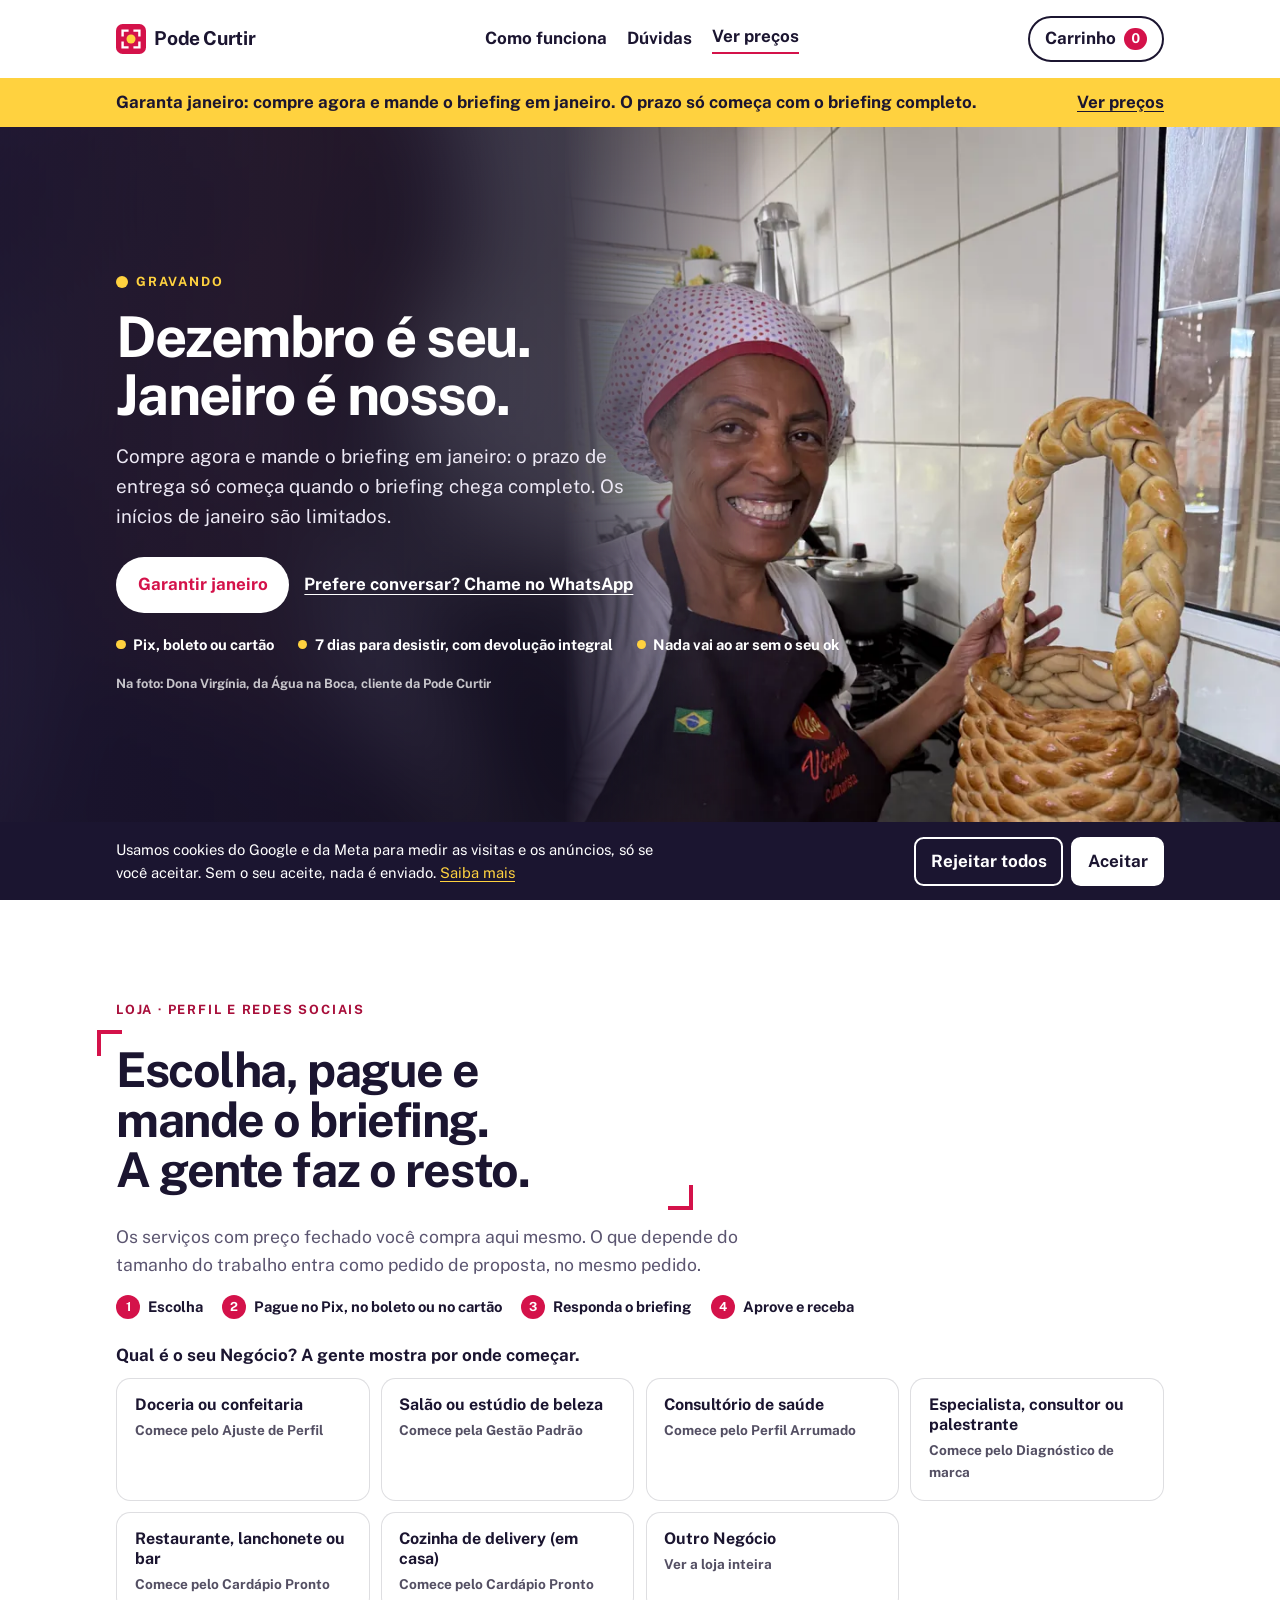
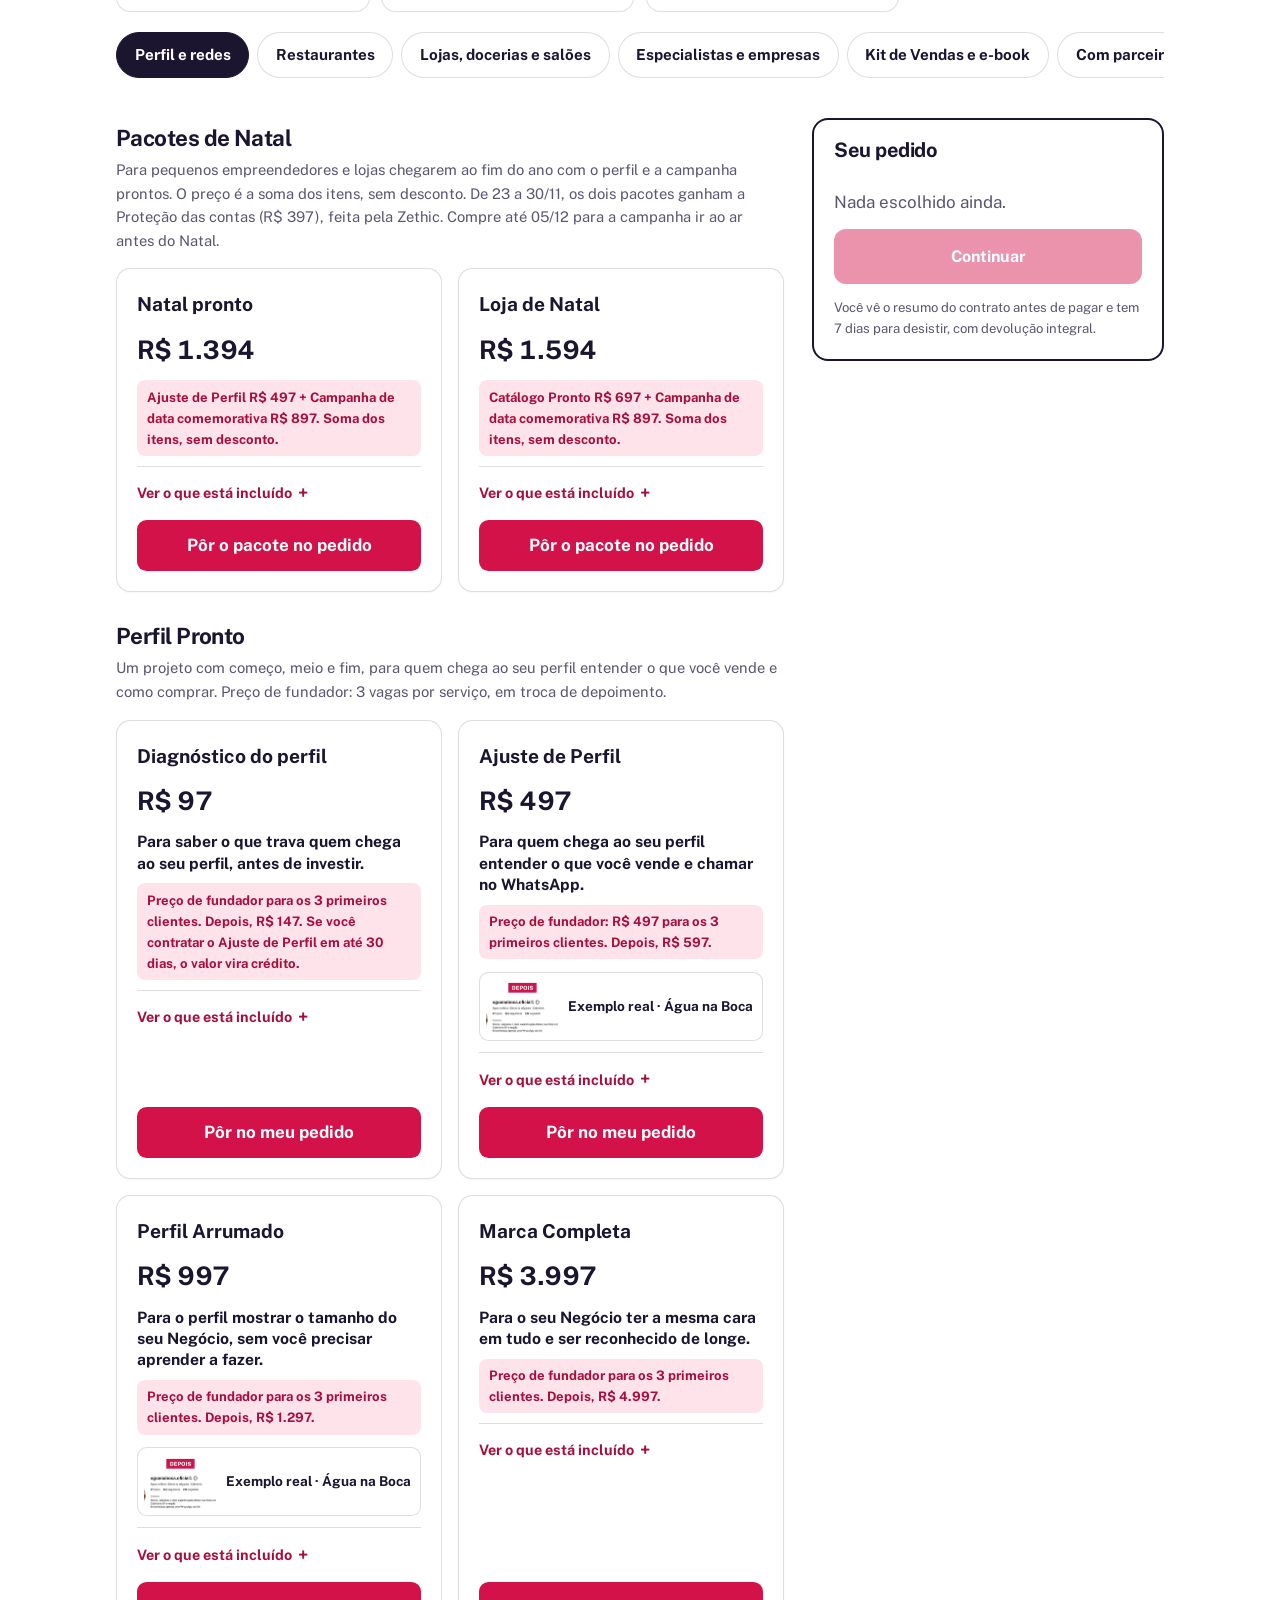
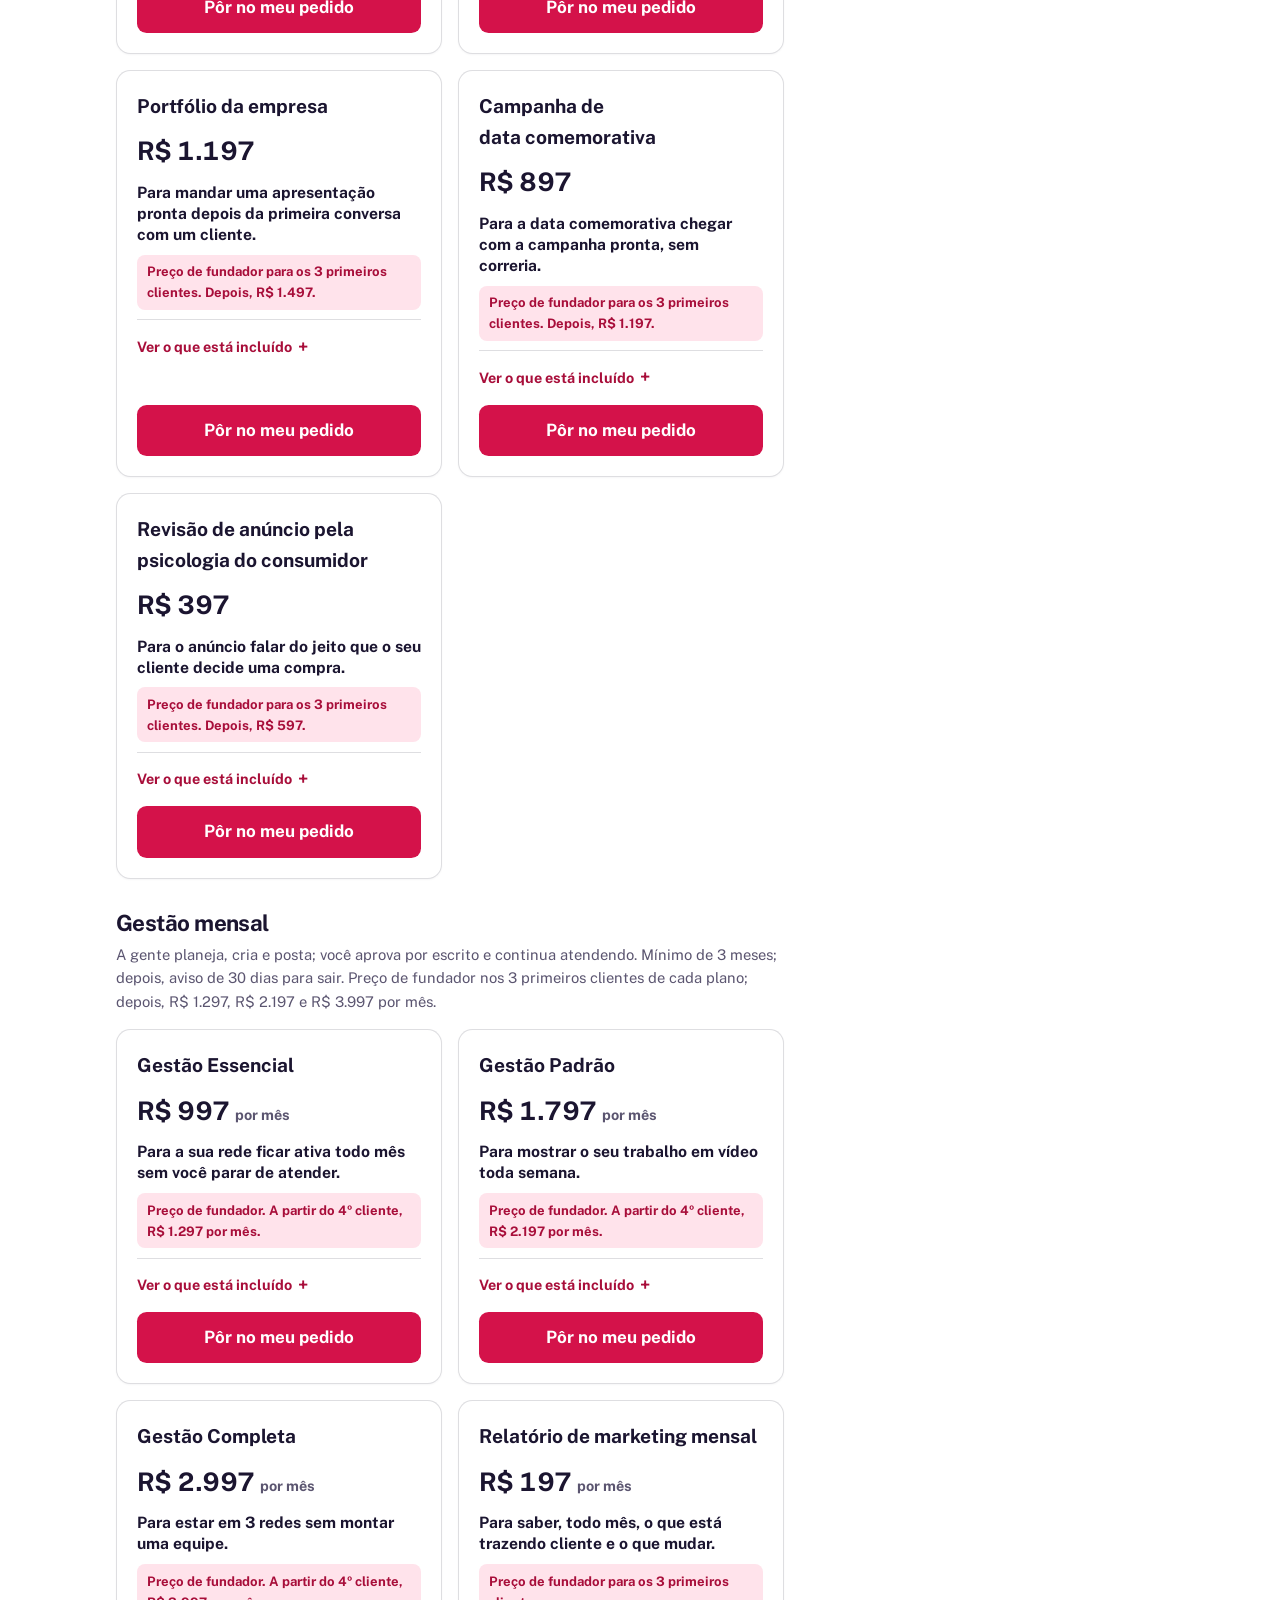
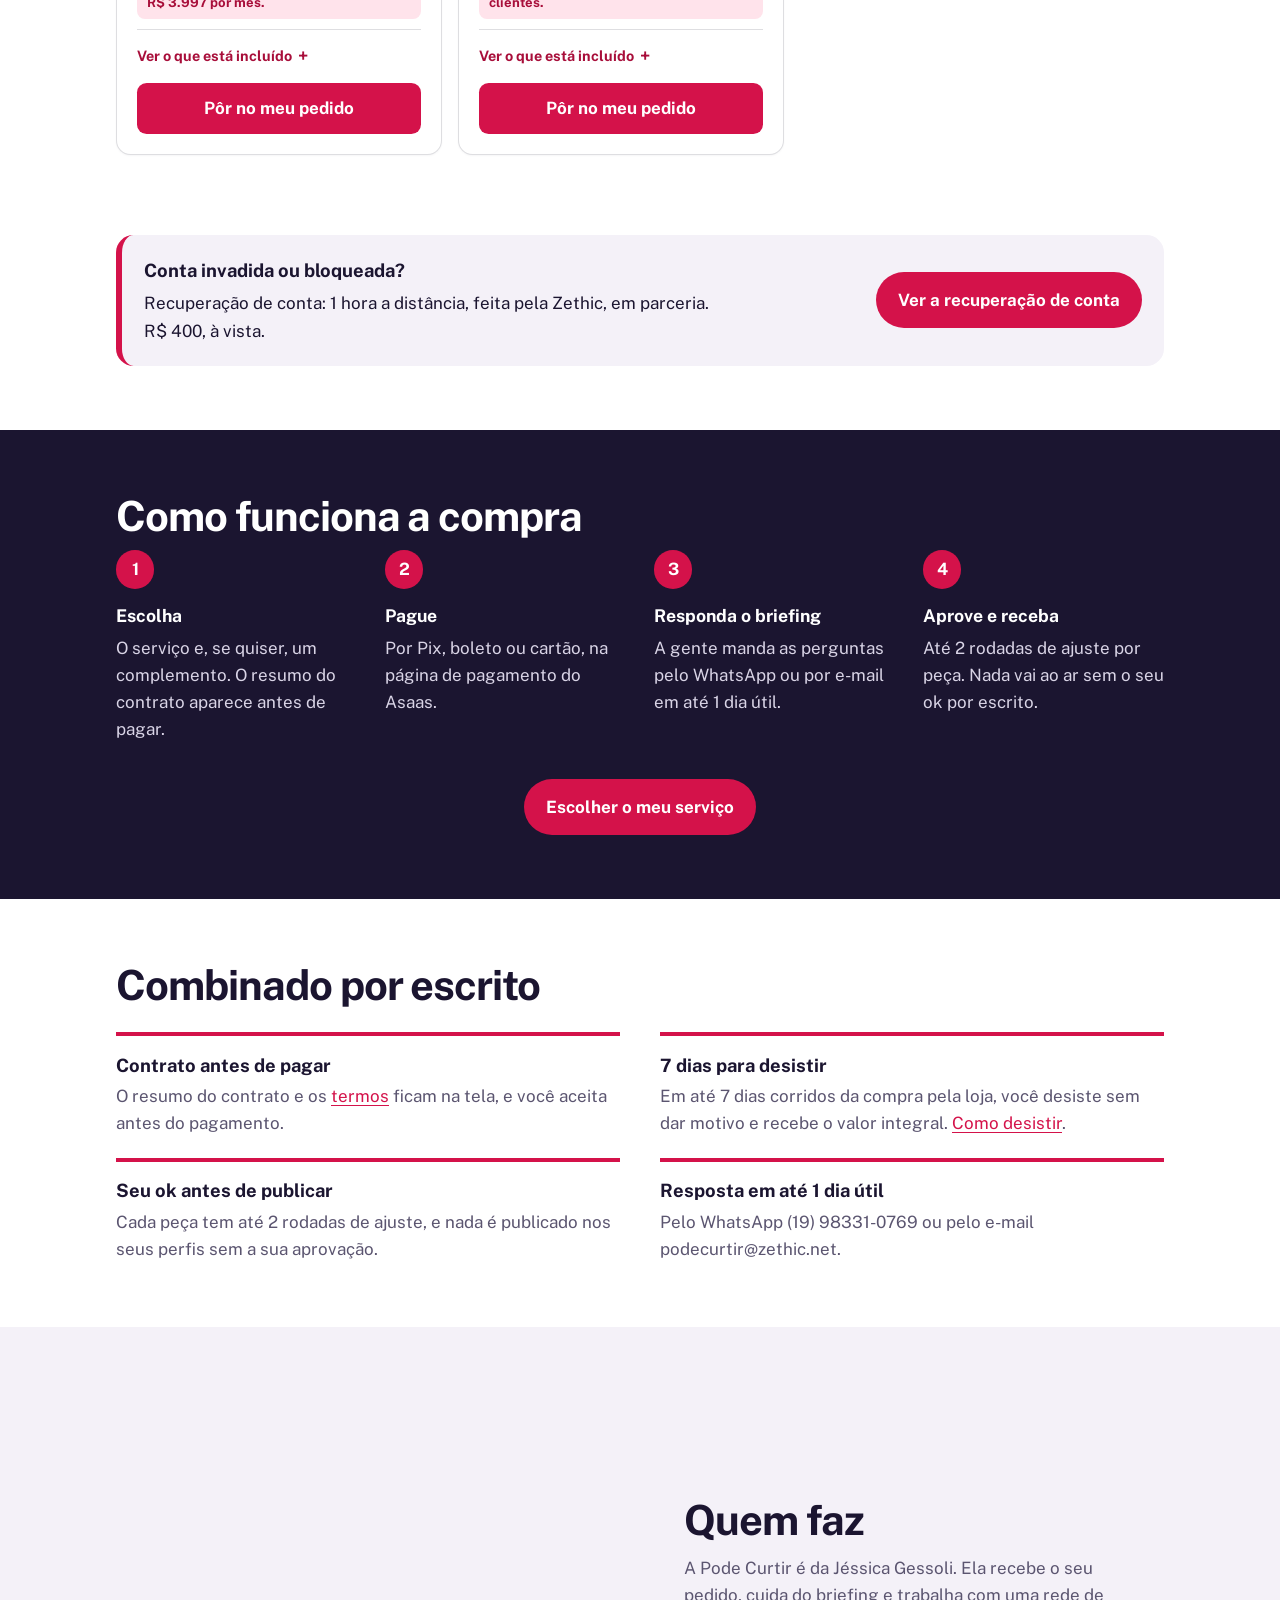
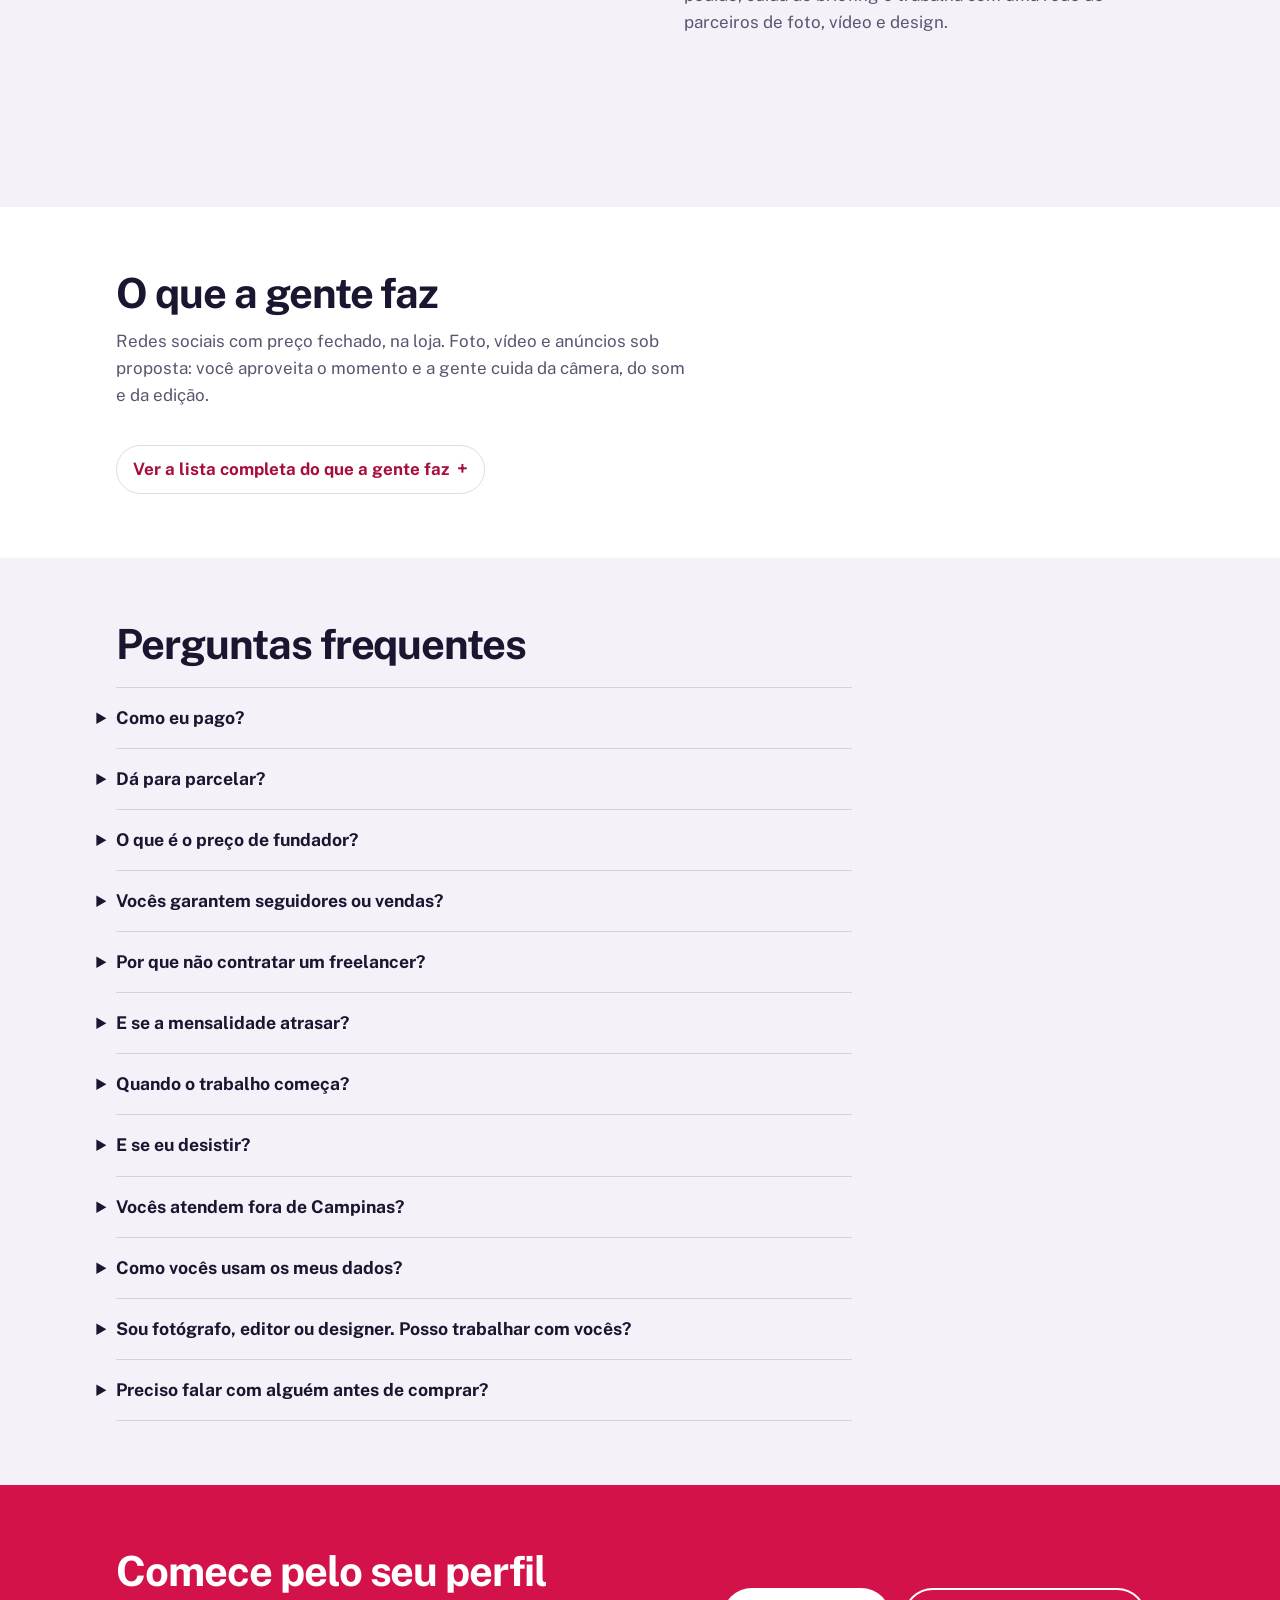
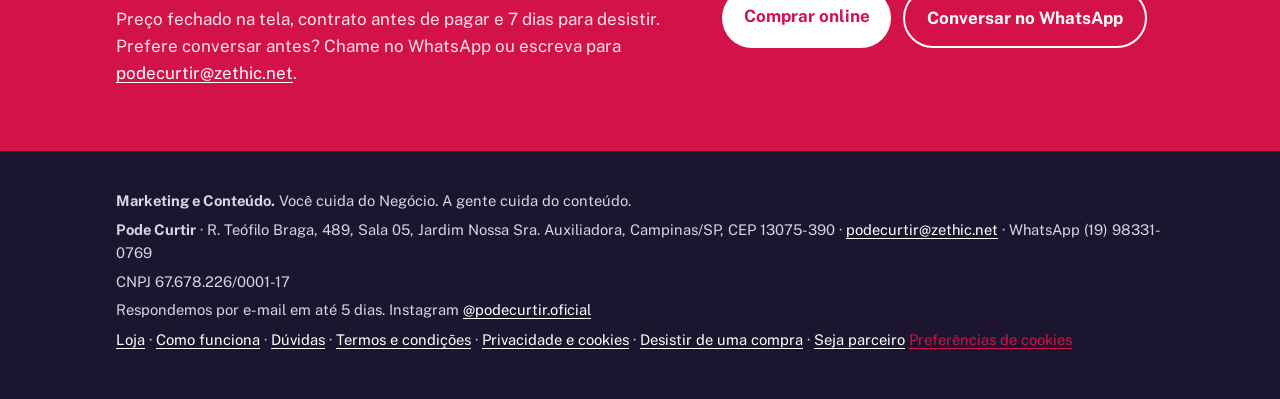
<file: index.html>
<!DOCTYPE html>
<html lang="pt-BR">
<head>
<meta charset="utf-8">
<meta name="viewport" content="width=device-width, initial-scale=1">
<title>Pode Curtir | Perfil, redes, foto e vídeo com preço fechado</title>
<meta name="description" content="Perfil pronto e gestão das redes com preço fechado, cardápio e catálogo no celular: escolha, pague online e responda o briefing. Foto e vídeo sob proposta.">
<meta http-equiv="Content-Security-Policy" content="default-src 'none'; script-src 'self' https://connect.facebook.net https://www.googletagmanager.com; img-src 'self' https://www.facebook.com https://*.google-analytics.com https://*.googletagmanager.com; font-src 'self'; media-src 'self'; style-src 'self'; connect-src 'self' https://script.google.com https://script.googleusercontent.com https://www.facebook.com https://*.google-analytics.com https://*.analytics.google.com https://*.googletagmanager.com; base-uri 'none'; form-action 'none'">
<meta name="color-scheme" content="light">
<link rel="canonical" href="https://podecurtir.zethic.net/">
<meta name="robots" content="index, follow">
<meta property="og:type" content="website">
<meta property="og:site_name" content="Pode Curtir">
<meta property="og:title" content="Pode Curtir | Perfil, redes, foto e vídeo com preço fechado">
<meta property="og:description" content="Perfil pronto e gestão das suas redes com preço fechado, compra online. Foto e vídeo sob proposta.">
<meta property="og:url" content="https://podecurtir.zethic.net/">
<meta property="og:locale" content="pt_BR">
<meta property="og:image" content="https://podecurtir.zethic.net/assets/img/og-podecurtir.jpg">
<meta property="og:image:width" content="1200">
<meta property="og:image:height" content="630">
<meta property="og:image:alt" content="Pode Curtir, marketing e conteúdo: você cuida do Negócio, a gente cuida do conteúdo.">
<meta name="twitter:card" content="summary_large_image">
<link rel="icon" href="/assets/img/podecurtir-icone.svg" type="image/svg+xml">
<link rel="preload" href="/assets/fonts/public-sans-latin-700-normal.woff2" as="font" type="font/woff2" crossorigin>
<link rel="stylesheet" href="/assets/css/podecurtir.css?v=9e5d631359">
<link rel="stylesheet" href="/assets/css/podecurtir-loja.css?v=82f3a208a4">
<script src="/assets/js/podecurtir-config.js?v=f3eea99baa" defer></script>
<script src="/assets/js/podecurtir-comum.js?v=b9f080df6b" defer></script>
<script src="/assets/js/podecurtir-loja.js?v=7f48c94d00" defer></script>
<script src="/assets/js/podecurtir-vitrine.js?v=5cfd9cdeed" defer></script>
<script type="application/ld+json">
{
  "@context": "https://schema.org",
  "@type": "ProfessionalService",
  "name": "Pode Curtir",
  "description": "Produtora de foto, vídeo e redes sociais: perfil pronto e gestão de redes com preço fechado; eventos, negócios e ensaios sob proposta.",
  "url": "https://podecurtir.zethic.net/",
  "email": "podecurtir@zethic.net",
  "telephone": "+55 19 98331-0769",
  "areaServed": "BR",
  "address": {
    "@type": "PostalAddress",
    "streetAddress": "R. Teófilo Braga, 489, Sala 05, Jardim Nossa Sra. Auxiliadora",
    "addressLocality": "Campinas",
    "addressRegion": "SP",
    "postalCode": "13075-390",
    "addressCountry": "BR"
  },
  "sameAs": ["https://www.instagram.com/podecurtir.oficial/"]
}
</script>
</head>
<body class="pc-inicio">
<a class="skip" href="#conteudo">Ir para o conteúdo</a>
<header class="top">
  <div class="wrap">
    <a class="mark" href="/">Pode Curtir</a>
    <nav class="top-nav" aria-label="Seções">
      <a href="#como">Como funciona</a>
      <a href="#duvidas">Dúvidas</a>
      <a class="top-cta" href="#loja">Ver preços</a>
    </nav>
    <button class="carrinho-btn" id="ir-carrinho" type="button">Carrinho <span class="contador num" id="contador">0</span></button>
  </div>
</header>

<main id="conteudo">
  <noscript><p class="sem-js"><span class="wrap">A loja precisa de JavaScript ligado. Se preferir, peça pelo WhatsApp (19) 98331-0769 ou pelo e-mail podecurtir@zethic.net.</span></p></noscript>

  <div id="vista-loja">
  <!-- 12/11/2026 (Jéssica): topo no mesmo modelo dos banners da Zethic: foto de fundo que passa, texto próprio em cada destaque,
       nomes e barrinha de tempo embaixo e botão Pausar. Só o destaque 1 carrega com prioridade.
       Sem JavaScript ou com "reduzir movimento", fica o destaque 1 parado. -->
  <div class="hero pc-vitrine" aria-roledescription="carrossel" aria-label="Destaques da Pode Curtir">
    <div class="slides">
      <article class="slide ativo" role="group" aria-roledescription="destaque" aria-label="1 de 3: Pode Curtir">
        <picture class="slide-fundo" aria-hidden="true"><source type="image/webp" srcset="/assets/img/agua-na-boca_virginia-com-a-cesta-400.webp 400w, /assets/img/agua-na-boca_virginia-com-a-cesta-800.webp 800w" sizes="100vw"><img src="/assets/img/agua-na-boca_virginia-com-a-cesta-800.jpg" width="800" height="1066" loading="lazy" decoding="async" alt=""></picture>
        <picture class="slide-img slide-foto foco-rosto"><source type="image/webp" srcset="/assets/img/agua-na-boca_virginia-com-a-cesta-400.webp 400w, /assets/img/agua-na-boca_virginia-com-a-cesta-800.webp 800w" sizes="100vw"><img src="/assets/img/agua-na-boca_virginia-com-a-cesta-800.jpg" width="800" height="1066" fetchpriority="high" decoding="async" alt="Dona Virgínia sorrindo, de touca e avental, ao lado da cesta de pão trançado pronta"></picture>
        <div class="wrap slide-txt">
          <p class="rec">Gravando</p>
          <h1>Seu perfil pronto para vender, com preço fechado.</h1>
          <p class="lede">Para docerias, salões, consultórios, restaurantes e especialistas em todo o Brasil. Diga qual é o seu Negócio e veja só o que serve para ele. Você escolhe, paga online e responde o briefing; nada vai ao ar sem o seu ok. Foto e vídeo sob proposta.</p>
          <div class="actions">
          <a class="btn cheio" href="#loja" data-evento="ver_precos">Escolher pelo meu Negócio</a>
          <a class="link-claro" href="https://wa.me/5519983310769?text=Ol%C3%A1%21%20Vim%20pelo%20site%20da%20Pode%20Curtir%20e%20quero%20um%20or%C3%A7amento%20de%20foto%2C%20v%C3%ADdeo%2C%20redes%20sociais%20ou%20an%C3%BAncios." data-evento="whatsapp">Prefere conversar? Chame no WhatsApp</a>
        </div>
          <ul class="selos" aria-label="Garantias">
          <li>Pix, boleto ou cartão</li>
          <li>7 dias para desistir, com devolução integral</li>
          <li>Nada vai ao ar sem o seu ok</li>
        </ul>
          <p class="slide-cred">Na foto: Dona Virgínia, da Água na Boca, cliente da Pode Curtir</p>
        </div>
      </article>
      <article class="slide" role="group" aria-roledescription="destaque" aria-label="2 de 3: Foto de produto">
        <picture class="slide-fundo" aria-hidden="true"><source type="image/webp" srcset="/assets/img/agua-na-boca_virginia-cesta-pronta-960.webp 960w, /assets/img/agua-na-boca_virginia-cesta-pronta-1440.webp 1440w" sizes="100vw"><img src="/assets/img/agua-na-boca_virginia-cesta-pronta-960.jpg" width="960" height="720" loading="lazy" decoding="async" alt=""></picture>
        <picture class="slide-img slide-foto"><source type="image/webp" srcset="/assets/img/agua-na-boca_virginia-cesta-pronta-960.webp 960w, /assets/img/agua-na-boca_virginia-cesta-pronta-1440.webp 1440w" sizes="100vw"><img src="/assets/img/agua-na-boca_virginia-cesta-pronta-960.jpg" width="960" height="720" loading="lazy" decoding="async" alt="Cesta de pão trançado com alça, baguetes e uvas, sobre toalha xadrez, com bananas, abacaxi, laranjas e um pão de forma ao redor"></picture>
        <div class="wrap slide-txt">
          <p class="rec">Foto de produto</p>
          <p class="slide-t">O produto aparece do jeito que ele é.</p>
          <p class="lede">Um dia de gravação na cozinha da Água na Boca, em Cabreúva/SP: fotos dos produtos, vídeo para o Reel e o perfil do Instagram arrumado.</p>
          <div class="actions">
            <a class="btn cheio" href="#proposta-gravacao" data-evento="ver_sessao">Ver a sessão de fotos</a>
            <a class="btn contorno" href="#loja" data-evento="ver_precos">Ver preços</a>
          </div>
        </div>
      </article>
      <article class="slide" role="group" aria-roledescription="destaque" aria-label="3 de 3: Marca pessoal">
        <picture class="slide-fundo" aria-hidden="true"><source type="image/webp" srcset="/assets/img/lucia-vidotto_01-400.webp 400w, /assets/img/lucia-vidotto_01-800.webp 800w" sizes="100vw"><img src="/assets/img/lucia-vidotto_01-800.jpg" width="800" height="1200" loading="lazy" decoding="async" alt=""></picture>
        <picture class="slide-img slide-foto foco-retrato"><source type="image/webp" srcset="/assets/img/lucia-vidotto_01-400.webp 400w, /assets/img/lucia-vidotto_01-800.webp 800w" sizes="100vw"><img src="/assets/img/lucia-vidotto_01-800.jpg" width="800" height="1200" loading="lazy" decoding="async" alt="Lucia Vidotto sorrindo, de blazer laranja e braços cruzados, diante de uma mandala na parede"></picture>
        <div class="wrap slide-txt">
          <p class="rec">Marca pessoal</p>
          <p class="slide-t">Quem é a marca aparece com o melhor rosto.</p>
          <p class="lede">Um bom retrato vira perfil que vende, livro e e-book com a sua cara. A Pode Curtir monta tudo com preço fechado, do briefing à publicação.</p>
          <div class="actions">
            <a class="btn cheio" href="#t-perfil">Ver o Perfil Pronto</a>
            <a class="btn contorno" href="#loja" data-evento="ver_precos">Ver preços</a>
          </div>
          <p class="slide-cred">Na foto: Lucia Vidotto</p>
        </div>
      </article>
    </div>
    <div class="wrap vitrine-ctrl" hidden>
      <div class="pontos">
        <button type="button" class="ponto ativo" aria-label="Mostrar o destaque da Pode Curtir"><span class="ponto-nome">Pode Curtir</span><span class="barra" aria-hidden="true"></span></button>
        <button type="button" class="ponto" aria-label="Mostrar o destaque de Foto de produto"><span class="ponto-nome">Foto de produto</span><span class="barra" aria-hidden="true"></span></button>
        <button type="button" class="ponto" aria-label="Mostrar o destaque de Marca pessoal"><span class="ponto-nome">Marca pessoal</span><span class="barra" aria-hidden="true"></span></button>
      </div>
      <button type="button" class="pausa">Pausar</button>
    </div>
  </div>

  <section id="loja" class="loja" aria-labelledby="t-loja">

    <div class="wrap loja-hero">
      <span class="eyebrow">LOJA · PERFIL E REDES SOCIAIS</span>
      <div class="visor-titulo"><h2 id="t-loja">Escolha, pague e mande o briefing. A gente faz o resto.</h2></div>
      <p>Os serviços com preço fechado você compra aqui mesmo. O que depende do tamanho do trabalho entra como pedido de proposta, no mesmo pedido.</p>
      <ol class="passos-compra">
        <li>Escolha</li>
        <li>Pague no Pix, no boleto ou no cartão</li>
        <li>Responda o briefing</li>
        <li>Aprove e receba</li>
      </ol>
      <div class="tipos" role="group" aria-labelledby="t-tipo">
        <strong id="t-tipo">Qual é o seu Negócio? A gente mostra por onde começar.</strong>
        <div class="tipos-opcoes" id="tipos-opcoes"></div>
        <div class="sugestao" id="sugestao" hidden></div>
        <p class="foco" id="foco" hidden>Mostrando o que serve para o seu Negócio. <button class="pedir" type="button" id="ver-tudo">Ver todos os serviços</button></p>
      </div>
    </div>

    <div class="wrap"><div class="abas-loja" id="abas-loja" role="group" aria-label="Grupos de serviços"></div></div>

    <div class="wrap layout">
      <div>
        <!-- 16/11/2026: pacotes para pequenos empreendedores e lojas no fim do ano. Some sozinho depois de 05/12/2026. -->
        <section class="secao" aria-labelledby="t-natal" id="pacotes-natal">
          <div class="secao-cab"><h2 id="t-natal">Pacotes de Natal</h2><p>Para pequenos empreendedores e lojas chegarem ao fim do ano com o perfil e a campanha prontos. O preço é a soma dos itens, sem desconto. De 23 a 30/11, os dois pacotes ganham a Proteção das contas (R$ 397), feita pela Zethic. Compre até 05/12 para a campanha ir ao ar antes do Natal.</p></div>
          <div class="grade" id="grade-natal"></div>
        </section>
        <section class="secao" aria-labelledby="t-perfil">
          <div class="secao-cab"><h2 id="t-perfil">Perfil Pronto</h2><p>Um projeto com começo, meio e fim, para quem chega ao seu perfil entender o que você vende e como comprar. Preço de fundador: 3 vagas por serviço, em troca de depoimento.</p></div>
          <div class="grade" id="grade-perfil"></div>
        </section>
        <section class="secao" aria-labelledby="t-planos">
          <div class="secao-cab"><h2 id="t-planos">Gestão mensal</h2><p>A gente planeja, cria e posta; você aprova por escrito e continua atendendo. Mínimo de 3 meses; depois, aviso de 30 dias para sair. Preço de fundador nos 3 primeiros clientes de cada plano; depois, R$ 1.297, R$ 2.197 e R$ 3.997 por mês.</p></div>
          <div class="grade" id="grade-planos"></div>
        </section>
        <section class="secao" aria-labelledby="t-rest">
          <div class="secao-cab"><h2 id="t-rest">Para restaurantes, lanchonetes e bares</h2><p>Cardápio no celular, QR code nas mesas e pedido pelo WhatsApp, sem taxa por pedido. Também para cozinhas de delivery, sem salão: o cardápio vira o link de pedidos no WhatsApp e no Instagram. A página e o app são feitos pela Zethic, em parceria; o seu contato continua sendo a Pode Curtir. <a href="/cardapio/exemplo/" data-evento="ver_cardapio_exemplo">Veja um cardápio de exemplo</a> ou <a href="/cardapio/exemplo-delivery/" data-evento="ver_cardapio_exemplo_delivery">um de delivery</a>.</p></div>
          <div class="grade" id="grade-rest"></div>
        </section>
        <section class="secao" aria-labelledby="t-cat">
          <div class="secao-cab"><h2 id="t-cat">Catálogo no celular, para lojas, docerias e salões</h2><p>O que você vende no celular, com QR code e pedido pelo WhatsApp, sem taxa por pedido. Mesmo modelo do cardápio: a página e o app são feitos pela Zethic, em parceria; o seu contato continua sendo a Pode Curtir.</p></div>
          <div class="grade" id="grade-cat"></div>
        </section>
        <section class="secao" aria-labelledby="t-esp">
          <div class="secao-cab"><h2 id="t-esp">Para especialistas, produtoras e empresas</h2><p>Para quem já tem conhecimento, oferta e fornecedores e quer parar de coordenar cada etapa. Planos mensais com mínimo de 3 meses. Preço de fundador em troca de depoimento.</p></div>
          <div class="grade" id="grade-esp"></div>
        </section>
        <section class="secao" aria-labelledby="t-kit">
          <div class="secao-cab"><h2 id="t-kit">Kit de Vendas</h2><p>Para quem vende serviço: o seu cliente entende o que você vende, quanto custa e como comprar. Três níveis, cada um com tudo do anterior. Vende produto? O seu é o Catálogo no celular, mais acima.</p></div>
          <div class="grade" id="grade-kit"></div>
        </section>
        <section class="secao" aria-labelledby="t-conteudo">
          <div class="secao-cab"><h2 id="t-conteudo">E-book pronto</h2><p>Para quem já tem o texto do livro. Compra sozinha, sem outro serviço no pedido.</p></div>
          <div class="grade" id="grade-conteudo"></div>
        </section>
        <section class="secao leve-junto jg" aria-labelledby="t-ia">
          <div class="secao-cab com-foto"><picture class="pc-autora"><source type="image/webp" srcset="/assets/img/jessica-gessoli-podecurtir-400.webp 400w, /assets/img/jessica-gessoli-podecurtir.webp 800w" sizes="7rem"><img src="/assets/img/jessica-gessoli-podecurtir-400.jpg" srcset="/assets/img/jessica-gessoli-podecurtir-400.jpg 400w, /assets/img/jessica-gessoli-podecurtir.jpg 800w" sizes="7rem" width="400" height="400" alt="Jéssica Gessoli" loading="lazy"></picture><div><p class="leve-rotulo"><span class="selo jg">JÉSSICA GESSOLI</span>Em parceria</p><h2 id="t-ia">Aprenda a fazer com IA</h2><p>Com Jéssica Gessoli, em parceria. Uma sessão no seu projeto para você montar o seu fluxo com IA e repetir sem ajuda. Compra sozinha, sem outro serviço no pedido.</p></div></div>
          <div class="grade" id="grade-ia"></div>
          <p class="leve-sub">Trabalhos maiores, por proposta. Sem pagamento agora; proposta por escrito em até 3 dias úteis.</p>
          <div class="lista-propostas" id="propostas-jg"></div>
        </section>
        <section class="secao leve-junto" aria-labelledby="t-contas">
          <div class="secao-cab com-foto"><span class="pc-autora pc-ze"><img src="/assets/img/zethic-marca.svg" width="200" height="200" alt="Zethic" loading="lazy"></span><div><p class="leve-rotulo"><span class="selo ze">ZETHIC</span>Leve junto · opcional</p><h2 id="t-contas">Proteção e recuperação de conta</h2><p>Feitas pela Zethic, em parceria. Você leva só se quiser, junto com o seu pedido ou sozinhas. O seu contato continua sendo a Pode Curtir.</p></div></div>
          <div class="grade" id="grade-contas"></div>
          <p class="leve-sub">Trabalhos maiores, por proposta. Sem pagamento agora; proposta por escrito em até 3 dias úteis.</p>
          <div class="lista-propostas" id="propostas-ze"></div>
        </section>
        <section class="secao" aria-labelledby="t-propostas">
          <div class="secao-cab"><h2 id="t-propostas">Pedir proposta</h2><p>Para trabalhos maiores ou sob medida. Sem pagamento agora; proposta por escrito em até 3 dias úteis.</p></div>
          <div class="lista-propostas" id="lista-propostas"></div>
        </section>
      </div>

      <aside class="carrinho" id="carrinho" aria-labelledby="t-carrinho">
        <h2 id="t-carrinho">Seu pedido</h2>
        <ul class="linhas" id="linhas"></ul>
        <p class="vazio" id="vazio">Nada escolhido ainda.</p>
        <p class="aviso-carrinho" id="aviso-carrinho" role="status" hidden></p>
        <div class="totais" id="totais" hidden></div>
        <button class="ir" id="continuar" type="button" disabled>Continuar</button>
        <p class="dica">Você vê o resumo do contrato antes de pagar e tem 7 dias para desistir, com devolução integral.</p>
      </aside>
    </div>
  </section>

  <!-- 12/11/2026 (Jéssica): a faixa ficava colada na seção do caso; agora tem o mesmo respiro em cima e embaixo. -->
  <div class="wrap faixa-urgente">
    <div class="urgente" id="recuperacao">
      <div>
        <h3>Conta invadida ou bloqueada?</h3>
        <p>Recuperação de conta: 1 hora a distância, feita pela Zethic, em parceria. R$&nbsp;400, à vista.</p>
      </div>
      <a class="btn rosa" href="#t-contas" data-evento="ver_recuperacao">Ver a recuperação de conta</a>
    </div>
  </div>


  <section class="alt" id="como" aria-labelledby="t-como">
    <div class="wrap">
      <h2 id="t-como">Como funciona a compra</h2>
      <ol class="passos">
        <li>
          <h3>Escolha</h3>
          <p>O serviço e, se quiser, um complemento. O resumo do contrato aparece antes de pagar.</p>
        </li>
        <li>
          <h3>Pague</h3>
          <p>Por Pix, boleto ou cartão, na página de pagamento do Asaas.</p>
        </li>
        <li>
          <h3>Responda o briefing</h3>
          <p>A gente manda as perguntas pelo WhatsApp ou por e-mail em até 1 dia útil.</p>
        </li>
        <li>
          <h3>Aprove e receba</h3>
          <p>Até 2 rodadas de ajuste por peça. Nada vai ao ar sem o seu ok por escrito.</p>
        </li>
      </ol>
      <div class="actions centro">
        <a class="btn rosa" href="#loja" data-evento="ir_loja">Escolher o meu serviço</a>
      </div>
    </div>
  </section>

  <section aria-labelledby="t-garantias">
    <div class="wrap">
      <h2 id="t-garantias">Combinado por escrito</h2>
      <ul class="garantias">
        <li><strong>Contrato antes de pagar</strong><span>O resumo do contrato e os <a href="/termos/">termos</a> ficam na tela, e você aceita antes do pagamento.</span></li>
        <li><strong>7 dias para desistir</strong><span>Em até 7 dias corridos da compra pela loja, você desiste sem dar motivo e recebe o valor integral. <a href="/desistencia/">Como desistir</a>.</span></li>
        <li><strong>Seu ok antes de publicar</strong><span>Cada peça tem até 2 rodadas de ajuste, e nada é publicado nos seus perfis sem a sua aprovação.</span></li>
        <li><strong>Resposta em até 1 dia útil</strong><span>Pelo WhatsApp (19) 98331-0769 ou pelo e-mail podecurtir@zethic.net.</span></li>
      </ul>
    </div>
  </section>

  <!-- 11/11/2026 (Jéssica, mapa de mídias): quem faz, perto do "Combinado por escrito". A foto apresenta a Pode Curtir:
       sem cargo ou título da marca Jéssica Gessoli e sem link para o perfil dela. -->
  <section class="quem-faz" aria-labelledby="t-quem-faz">
    <div class="wrap">
      <figure>
        <picture><source type="image/webp" srcset="/assets/img/jessica-gessoli_quem-faz-640.webp 640w, /assets/img/jessica-gessoli_quem-faz-1024.webp 1024w" sizes="(min-width: 60rem) 32rem, calc(100vw - 2.5rem)"><img src="/assets/img/jessica-gessoli_quem-faz-1024.jpg" width="1024" height="682" loading="lazy" decoding="async" alt="Jéssica Gessoli de óculos e blazer escuro, olhando o celular ao lado de uma câmera no tripé, num estúdio"></picture>
      </figure>
      <div>
        <h2 id="t-quem-faz">Quem faz</h2>
        <p>A Pode Curtir é da Jéssica Gessoli. Ela recebe o seu pedido, cuida do briefing e trabalha com uma rede de parceiros de foto, vídeo e design.</p>
      </div>
    </div>
  </section>

  <section class="alt" aria-labelledby="t-faz">
    <div class="wrap">
      <h2 id="t-faz">O que a gente faz</h2>
      <p class="intro">Redes sociais com preço fechado, na loja. Foto, vídeo e anúncios sob proposta: você aproveita o momento e a gente cuida da câmera, do som e da edição.</p>
      <details class="frentes-mais">
        <summary>Ver a lista completa do que a gente faz</summary>
      <ul class="frentes">
        <li id="redes">
          <h3>Redes sociais</h3>
          <p class="para">Para quem quer um perfil que vende, sem ter trabalho nem para postar.</p>
          <ul>
            <li><strong>Perfil Pronto</strong><span>Bio, destaques, posts fixados, limpeza do perfil e, se quiser, identidade visual completa.</span></li>
            <li><strong>Gestão mensal</strong><span>A gente planeja, cria e posta por você, com relatório todo mês.</span></li>
            <li id="trafego"><strong>Tráfego pago</strong><span>Anúncios no Instagram, no Facebook e no Google, com verba combinada e relatório de resultado.</span></li>
          </ul>
          <p class="para"><a href="#loja">Perfil Pronto e gestão mensal: compre online, com preço e prazo na tela</a></p>
        </li>
        <li id="eventos">
          <h3>Eventos</h3>
          <p class="para">Festas, eventos de empresa, palestras, cultos e encontros.</p>
          <ul>
            <li><strong>Cobertura em foto</strong><span>Registro do evento e seleção das melhores imagens.</span></li>
            <li><strong>Cobertura em vídeo</strong><span>Resumo do evento e cortes curtos para as redes.</span></li>
            <li><strong>Gravação da programação</strong><span>Gravação completa, editada, com versão em áudio.</span></li>
            <li><strong>Transmissão ao vivo</strong><span>Teste técnico antes, operação no dia e a gravação depois.</span></li>
          </ul>
        </li>
        <li id="negocios">
          <h3>Negócios</h3>
          <p class="para">Para quem quer mostrar o negócio e aparecer nas redes.</p>
          <ul>
            <li><strong>Vídeo institucional e comercial</strong><span>Roteiro, gravação, edição e vídeo final.</span></li>
            <li><strong>Sessão de conteúdo</strong><span>Um dia de gravação que vira vídeos curtos e fotos para as redes.</span></li>
            <li><strong>Entrevistas, programas e aulas</strong><span>Gravação e edição de entrevistas, programas em áudio e vídeo e aulas.</span></li>
            <li><strong>Estúdio fixo ou móvel</strong><span>Projeto, lista de equipamentos e teste do kit para você gravar.</span></li>
          </ul>
        </li>
        <li id="ensaios">
          <h3>Ensaios</h3>
          <p class="para">Retratos e fotos para você usar no perfil, no trabalho ou para guardar.</p>
          <ul>
            <li><strong>Fotografia profissional</strong><span>Fotos selecionadas e arquivos finais.</span></li>
          </ul>
          <p class="para"><a href="#t-propostas">Pedir proposta de foto, vídeo ou evento</a></p>
        </li>
      </ul>
      </details>
    </div>
  </section>

  <section id="duvidas" aria-labelledby="t-duvidas">
    <div class="wrap">
      <h2 id="t-duvidas">Perguntas frequentes</h2>
      <div class="faq">
        <details>
          <summary>Como eu pago?</summary>
          <p>Na página de pagamento do Asaas, por Pix, boleto ou cartão. Os dados do cartão não passam por este site.</p>
        </details>
        <details>
          <summary>Dá para parcelar?</summary>
          <p>No cartão, o Perfil Arrumado sai em até 3x e a Marca Completa em até 6x, sem juros. No Pix e no boleto, o pagamento é à vista.</p>
        </details>
        <details>
          <summary>O que é o preço de fundador?</summary>
          <p>São as primeiras vagas de cada serviço, com preço menor. Em troca, você dá um depoimento com as suas palavras e autoriza mostrar o trabalho como exemplo. O depoimento é para o site e as redes da Pode Curtir; avaliação no Google não faz parte da troca e é sempre opcional. Quando as vagas acabam, vale o preço de depois, que já aparece em cada serviço.</p>
        </details>
        <details>
          <summary>Vocês garantem seguidores ou vendas?</summary>
          <p>Não. Alcance e vendas dependem também do produto, do preço e do atendimento. O que fica no contrato é o escopo, o prazo e a sua aprovação antes de publicar.</p>
        </details>
        <details>
          <summary>Por que não contratar um freelancer?</summary>
          <p>Pode ser uma boa escolha. Aqui você tem preço e prazo na tela, contrato antes de pagar, 7 dias para desistir, aprovação de cada peça e parceiros de foto, vídeo e design no mesmo pedido.</p>
        </details>
        <details>
          <summary>E se a mensalidade atrasar?</summary>
          <p>Sobre o valor em atraso incidem multa de 2% e juros de 1% ao mês. Com 7 dias de atraso, as publicações param até o pagamento. Está nos <a href="/termos/">termos</a>.</p>
        </details>
        <details>
          <summary>Quando o trabalho começa?</summary>
          <p>Depois da confirmação do pagamento. A gente manda o briefing em até 1 dia útil, e o prazo de entrega conta a partir do briefing completo.</p>
        </details>
        <details>
          <summary>E se eu desistir?</summary>
          <p>Em até 7 dias corridos da compra pela loja, você desiste sem dar motivo e recebe o valor integral. Depois disso, valem as regras dos <a href="/termos/">termos</a>.</p>
        </details>
        <details>
          <summary>Vocês atendem fora de Campinas?</summary>
          <p>Sim. Redes sociais é tudo online, para todo o Brasil. Para foto e vídeo, a gente vai até o local do evento ou do seu negócio, e o deslocamento é combinado na proposta.</p>
        </details>
        <details>
          <summary>Como vocês usam os meus dados?</summary>
          <p>Só para fazer o serviço e cumprir a lei, conforme a LGPD. Os detalhes estão em <a href="/privacidade/">privacidade e cookies</a>.</p>
        </details>
        <details>
          <summary>Sou fotógrafo, editor ou designer. Posso trabalhar com vocês?</summary>
          <p>Pode. A Pode Curtir trabalha com uma rede de parceiros selecionados. Veja como funciona em <a href="/parceiros/">Seja parceiro</a>.</p>
        </details>
        <details>
          <summary>Preciso falar com alguém antes de comprar?</summary>
          <p>Não precisa. Se quiser tirar uma dúvida, chame no <a href="https://wa.me/5519983310769?text=Ol%C3%A1%21%20Vim%20pelo%20site%20da%20Pode%20Curtir%20e%20quero%20um%20or%C3%A7amento%20de%20foto%2C%20v%C3%ADdeo%2C%20redes%20sociais%20ou%20an%C3%BAncios.">WhatsApp</a>: a gente responde em até 1 dia útil.</p>
        </details>
      </div>
    </div>
  </section>

  <section class="fim" aria-labelledby="t-fim">
    <div class="wrap">
      <div>
        <h2 id="t-fim">Comece pelo seu perfil</h2>
        <p>Preço fechado na tela, contrato antes de pagar e 7 dias para desistir. Prefere conversar antes? Chame no WhatsApp ou escreva para <a href="mailto:podecurtir@zethic.net?subject=Or%C3%A7amento%20Pode%20Curtir">podecurtir@zethic.net</a>.</p>
      </div>
      <div class="actions">
        <a class="btn cheio" href="#loja" data-evento="ir_loja">Comprar online</a>
        <a class="btn contorno" href="https://wa.me/5519983310769?text=Ol%C3%A1%21%20Vim%20pelo%20site%20da%20Pode%20Curtir%20e%20quero%20um%20or%C3%A7amento%20de%20foto%2C%20v%C3%ADdeo%2C%20redes%20sociais%20ou%20an%C3%BAncios." data-evento="whatsapp">Conversar no WhatsApp</a>
      </div>
    </div>
  </section>
  <a class="barra-compra" href="#loja" data-evento="ver_precos">Ver preços e comprar</a>
  </div>

  <div id="vista-checkout" hidden>
    <div class="wrap checkout">
      <div>
        <button class="voltar" id="voltar" type="button">← Voltar à loja</button>
        <form id="form-checkout" novalidate>
          <fieldset>
            <legend>1. Seus dados</legend>
            <div class="dois">
              <label class="campo" for="nome">Nome completo<input id="nome" name="nome" autocomplete="name" required></label>
              <label class="campo" for="email">E-mail<input id="email" name="email" type="email" autocomplete="email" required></label>
              <label class="campo" for="whats">WhatsApp, com DDD<input id="whats" name="whats" inputmode="tel" autocomplete="tel" required></label>
            </div>
          </fieldset>
          <fieldset id="plus-campo" hidden>
            <legend>Quer um plus no seu pedido?</legend>
            <p class="dica">Marque o que quiser somar. Cada plus tem escopo e preço fechados e entra no mesmo pedido.</p>
            <div class="plus-lista" id="plus-lista"></div>
          </fieldset>
          <fieldset>
            <legend>2. Resumo do contrato</legend>
            <div class="resumo" id="resumo"></div>
            <label class="marcar" for="aceite"><input type="checkbox" id="aceite" required><span>Li o resumo do contrato e os <a href="/termos/">termos e condições</a> e aceito.</span></label>
            <label class="marcar" for="fundador" id="fundador-campo"><input type="checkbox" id="fundador"><span>Aceito o preço de fundador: dou um depoimento com as minhas palavras para o site e as redes da Pode Curtir e autorizo que o trabalho seja mostrado como exemplo. Avaliar no Google é opcional.</span></label>
            <label class="marcar" for="avisos"><input type="checkbox" id="avisos"><span>Pode me avisar sobre este pedido por e-mail e WhatsApp até o pagamento ser concluído. Opcional; são no máximo 3 avisos, e é só responder PARAR para não receber mais.</span></label>
            <label class="marcar" for="novidades"><input type="checkbox" id="novidades"><span>Quero receber novidades da Pode Curtir por e-mail. Opcional; não muda o pedido.</span></label>
          </fieldset>
          <fieldset id="forma-campo" hidden>
            <legend>3. Como você quer pagar</legend>
            <label class="marcar" for="forma-pix"><input type="radio" id="forma-pix" name="forma" value="pix"><span>Pix ou boleto, à vista</span></label>
            <label class="marcar" for="forma-cartao"><input type="radio" id="forma-cartao" name="forma" value="cartao"><span id="forma-cartao-txt">Cartão de crédito, sem juros</span></label>
          </fieldset>
          <p class="dica">O pagamento é feito na página segura do Asaas, por Pix, boleto ou cartão. Os dados do cartão não passam por este site.</p>
          <p class="erro" id="erro" role="alert" hidden></p>
          <button class="ir" id="pagar" type="submit">Continuar</button>
        </form>

        <div class="resultado" id="resultado" aria-live="polite" hidden>
          <h2 id="resultado-titulo">Envie o seu pedido</h2>
          <p id="resultado-instrucao">Envie a mensagem abaixo pelo WhatsApp ou por e-mail. Se algum item ainda estiver com o pagamento em configuração, a gente responde com o link de pagamento.</p>
          <ul id="resultado-links" hidden></ul>
          <label class="campo" for="resultado-texto">Mensagem do pedido<textarea id="resultado-texto" readonly></textarea></label>
          <div class="acoes">
            <button class="btn-linha" type="button" data-copiar="resultado-texto">Copiar mensagem</button>
            <a class="btn-pc" id="resultado-whats" href="https://wa.me/5519983310769" rel="noopener">Enviar pelo WhatsApp</a>
          </div>
          <p>E-mail: <span class="selecionavel">podecurtir@zethic.net</span> · WhatsApp: <span class="selecionavel">(19) 98331-0769</span></p>
        </div>
      </div>

      <aside class="carrinho" aria-labelledby="t-carrinho-2">
        <h2 id="t-carrinho-2">Seu pedido</h2>
        <ul class="linhas" id="linhas-2"></ul>
        <div class="totais" id="totais-2"></div>
      </aside>
    </div>
  </div>
  <a id="link-obrigado" href="/loja/obrigado/" hidden>Confirmação do pedido</a>
</main>

<footer class="ident">
  <div class="wrap">
    <p class="slogan"><strong>Marketing e Conteúdo.</strong> Você cuida do Negócio. A gente cuida do conteúdo.</p>
    <p><strong>Pode Curtir</strong> · R. Teófilo Braga, 489, Sala 05, Jardim Nossa Sra. Auxiliadora, Campinas/SP, CEP 13075-390 · <a href="mailto:podecurtir@zethic.net">podecurtir@zethic.net</a> · WhatsApp (19) 98331-0769</p>
    <p>CNPJ 67.678.226/0001-17</p>
    <p>Respondemos por e-mail em até 5 dias. Instagram <a href="https://www.instagram.com/podecurtir.oficial/" rel="noopener">@podecurtir.oficial</a></p>
    <p class="mapa"><a href="/#loja">Loja</a> · <a href="/#como">Como funciona</a> · <a href="/#duvidas">Dúvidas</a> · <a href="/termos/">Termos e condições</a> · <a href="/privacidade/" data-link-privacidade>Privacidade e cookies</a> · <a href="/desistencia/">Desistir de uma compra</a> · <a href="/parceiros/">Seja parceiro</a> <button class="linkbtn" type="button" data-preferencias-cookies hidden>Preferências de cookies</button></p>
  </div>
</footer>
</body>
</html>
</file>
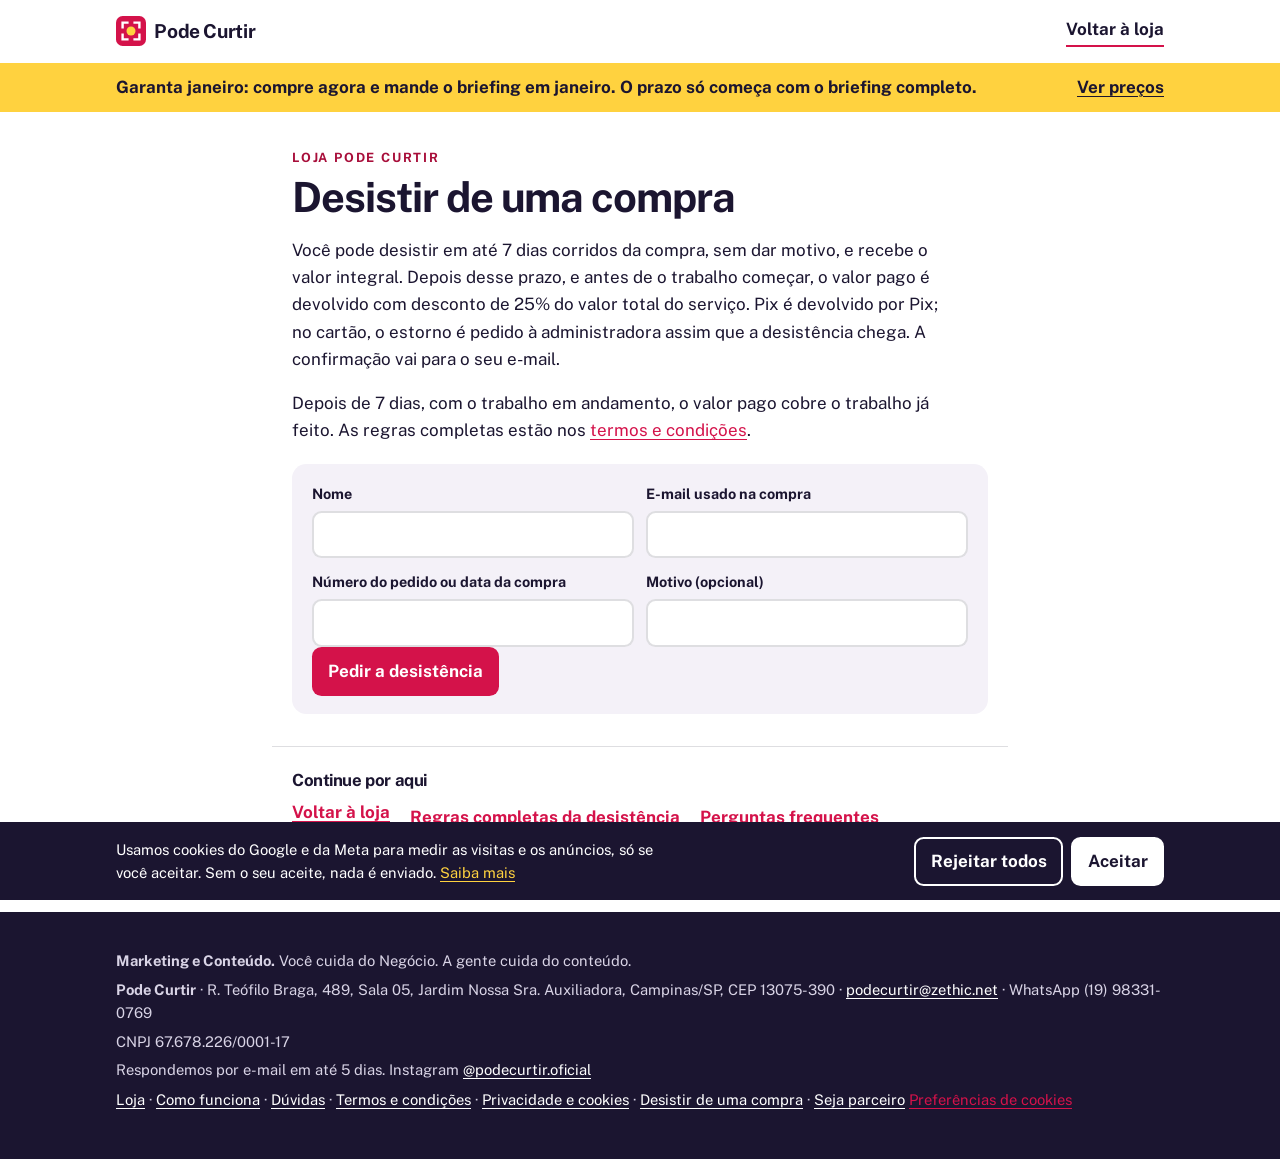
<file: desistencia/index.html>
<!DOCTYPE html>
<html lang="pt-BR">
<head>
<meta charset="utf-8">
<meta name="viewport" content="width=device-width, initial-scale=1">
<title>Desistir de uma compra | Pode Curtir</title>
<meta name="description" content="Desista de uma compra na loja da Pode Curtir antes de o trabalho começar, pelo mesmo site em que comprou.">
<meta http-equiv="Content-Security-Policy" content="default-src 'none'; script-src 'self' https://connect.facebook.net https://www.googletagmanager.com; img-src 'self' https://www.facebook.com https://*.google-analytics.com https://*.googletagmanager.com; font-src 'self'; style-src 'self'; connect-src 'self' https://script.google.com https://script.googleusercontent.com https://jessicagessoli.app.n8n.cloud https://www.facebook.com https://*.google-analytics.com https://*.analytics.google.com https://*.googletagmanager.com; base-uri 'none'; form-action 'none'">
<meta name="color-scheme" content="light">
<link rel="canonical" href="https://podecurtir.zethic.net/desistencia/">
<meta name="robots" content="index, follow">
<link rel="icon" href="/assets/img/podecurtir-icone.svg" type="image/svg+xml">
<link rel="preload" href="/assets/fonts/public-sans-latin-700-normal.woff2" as="font" type="font/woff2" crossorigin>
<link rel="stylesheet" href="/assets/css/podecurtir.css?v=9e5d631359">
<link rel="stylesheet" href="/assets/css/podecurtir-loja.css?v=82f3a208a4">
<script src="/assets/js/podecurtir-config.js?v=f3eea99baa" defer></script>
<script src="/assets/js/podecurtir-comum.js?v=b9f080df6b" defer></script>
</head>
<body>
<a class="skip" href="#conteudo">Ir para o conteúdo</a>
<header class="top">
  <div class="wrap">
    <a class="mark" href="/">Pode Curtir</a>
    <a class="top-cta" href="/#loja">Voltar à loja</a>
  </div>
</header>

<main id="conteudo" class="doc">
  <div class="wrap">
    <span class="eyebrow">LOJA PODE CURTIR</span>
    <h1>Desistir de uma compra</h1>
    <p>Você pode desistir em até 7 dias corridos da compra, sem dar motivo, e recebe o valor integral. Depois desse prazo, e antes de o trabalho começar, o valor pago é devolvido com desconto de 25% do valor total do serviço. Pix é devolvido por Pix; no cartão, o estorno é pedido à administradora assim que a desistência chega. A confirmação vai para o seu e-mail.</p>
    <p>Depois de 7 dias, com o trabalho em andamento, o valor pago cobre o trabalho já feito. As regras completas estão nos <a href="/termos/#desistencia">termos e condições</a>.</p>

    <form id="form-desistencia" class="caixa" novalidate>
      <div class="dois">
        <label class="campo" for="d-nome">Nome<input id="d-nome" name="nome" autocomplete="name" required></label>
        <label class="campo" for="d-email">E-mail usado na compra<input id="d-email" name="email" type="email" autocomplete="email" required></label>
        <label class="campo" for="d-pedido">Número do pedido ou data da compra<input id="d-pedido" name="pedido" required></label>
        <label class="campo" for="d-motivo">Motivo (opcional)<input id="d-motivo" name="motivo"></label>
      </div>
      <p class="erro" id="desistencia-erro" role="alert" hidden></p>
      <div class="acoes"><button class="btn-pc" type="submit">Pedir a desistência</button></div>
    </form>

    <div class="caixa" id="desistencia-ok" role="status" hidden>
      <p><strong>Recebemos o seu pedido de desistência em <span id="desistencia-quando"></span>.</strong></p>
      <p>A confirmação e a devolução seguem para o e-mail informado.</p>
    </div>

    <div class="resultado" id="desistencia-manual" aria-live="polite" hidden>
      <h2>Envie o pedido de desistência</h2>
      <p>Mande a mensagem abaixo pelo WhatsApp ou por e-mail. Vale a data do envio.</p>
      <label class="campo" for="desistencia-texto">Mensagem<textarea id="desistencia-texto" readonly></textarea></label>
      <div class="acoes">
        <button class="btn-linha" type="button" data-copiar="desistencia-texto">Copiar mensagem</button>
        <a class="btn-pc" id="desistencia-whats" href="https://wa.me/5519983310769" rel="noopener">Enviar pelo WhatsApp</a>
      </div>
      <p>E-mail: <span class="selecionavel">podecurtir@zethic.net</span> · WhatsApp: <span class="selecionavel">(19) 98331-0769</span></p>
    </div>
  </div>
  <nav class="wrap seguir" aria-label="Continue por aqui">
    <h2>Continue por aqui</h2>
    <ul>
      <li><a href="/#loja">Voltar à loja</a></li>
      <li><a href="/termos/#desistencia">Regras completas da desistência</a></li>
      <li><a href="/#duvidas">Perguntas frequentes</a></li>
    </ul>
  </nav>
</main>

<footer class="ident">
  <div class="wrap">
    <p class="slogan"><strong>Marketing e Conteúdo.</strong> Você cuida do Negócio. A gente cuida do conteúdo.</p>
    <p><strong>Pode Curtir</strong> · R. Teófilo Braga, 489, Sala 05, Jardim Nossa Sra. Auxiliadora, Campinas/SP, CEP 13075-390 · <a href="mailto:podecurtir@zethic.net">podecurtir@zethic.net</a> · WhatsApp (19) 98331-0769</p>
    <p data-cnpj hidden>CNPJ <span></span></p>
    <p>Respondemos por e-mail em até 5 dias. Instagram <a href="https://www.instagram.com/podecurtir.oficial/" rel="noopener">@podecurtir.oficial</a></p>
    <p class="mapa"><a href="/#loja">Loja</a> · <a href="/#como">Como funciona</a> · <a href="/#duvidas">Dúvidas</a> · <a href="/termos/">Termos e condições</a> · <a href="/privacidade/" data-link-privacidade>Privacidade e cookies</a> · <a href="/desistencia/">Desistir de uma compra</a> · <a href="/parceiros/">Seja parceiro</a> <button class="linkbtn" type="button" data-preferencias-cookies hidden>Preferências de cookies</button></p>
  </div>
</footer>
</body>
</html>
</file>
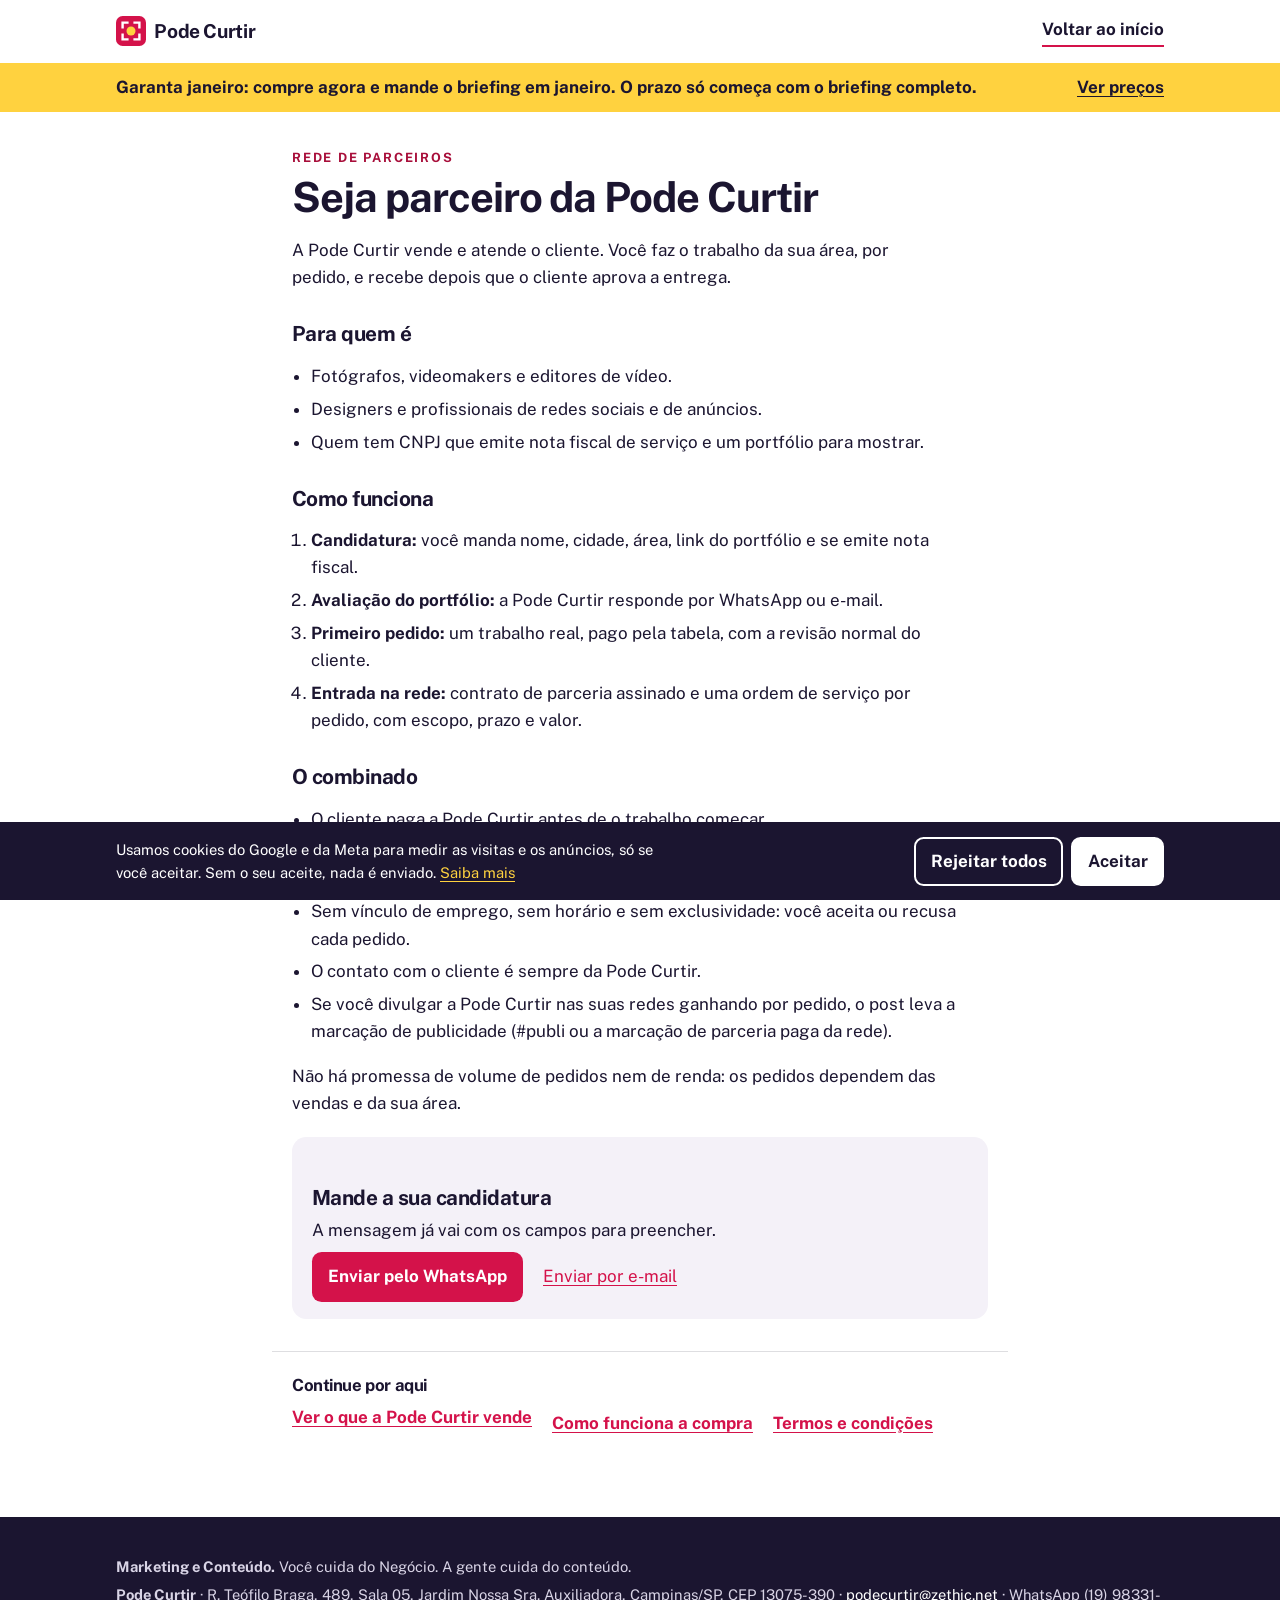
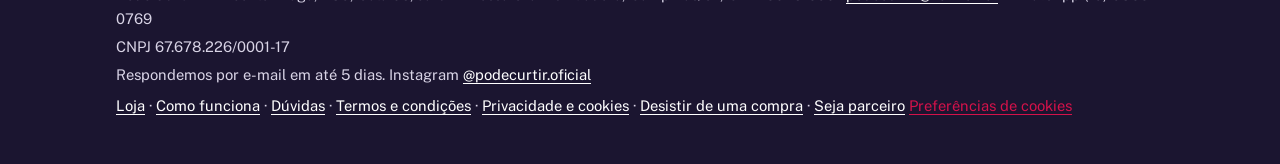
<file: parceiros/index.html>
<!DOCTYPE html>
<html lang="pt-BR">
<head>
<meta charset="utf-8">
<meta name="viewport" content="width=device-width, initial-scale=1">
<title>Seja parceiro | Pode Curtir</title>
<meta name="description" content="Fotógrafos, videomakers, editores, designers e gestores de redes com CNPJ: trabalhos da Pode Curtir por pedido, pagos depois da aprovação do cliente.">
<meta http-equiv="Content-Security-Policy" content="default-src 'none'; script-src 'self' https://connect.facebook.net https://www.googletagmanager.com; img-src 'self' https://www.facebook.com https://*.google-analytics.com https://*.googletagmanager.com; font-src 'self'; style-src 'self'; connect-src 'self' https://www.facebook.com https://*.google-analytics.com https://*.analytics.google.com https://*.googletagmanager.com; base-uri 'none'; form-action 'none'">
<meta name="color-scheme" content="light">
<link rel="canonical" href="https://podecurtir.zethic.net/parceiros/">
<meta property="og:type" content="website">
<meta property="og:site_name" content="Pode Curtir">
<meta property="og:locale" content="pt_BR">
<meta property="og:url" content="https://podecurtir.zethic.net/parceiros/">
<meta property="og:title" content="Seja parceiro | Pode Curtir">
<meta property="og:description" content="Fotógrafos, videomakers, editores, designers e gestores de redes com CNPJ: trabalhos da Pode Curtir por pedido, pagos depois da aprovação do cliente.">
<meta property="og:image" content="https://podecurtir.zethic.net/assets/img/og-podecurtir.jpg">
<meta name="robots" content="index, follow">
<link rel="icon" href="/assets/img/podecurtir-icone.svg" type="image/svg+xml">
<link rel="preload" href="/assets/fonts/public-sans-latin-700-normal.woff2" as="font" type="font/woff2" crossorigin>
<link rel="stylesheet" href="/assets/css/podecurtir.css?v=9e5d631359">
<link rel="stylesheet" href="/assets/css/podecurtir-loja.css?v=82f3a208a4">
<script src="/assets/js/podecurtir-config.js?v=f3eea99baa" defer></script>
<script src="/assets/js/podecurtir-comum.js?v=b9f080df6b" defer></script>
</head>
<body>
<a class="skip" href="#conteudo">Ir para o conteúdo</a>
<header class="top">
  <div class="wrap">
    <a class="mark" href="/">Pode Curtir</a>
    <a class="top-cta" href="/">Voltar ao início</a>
  </div>
</header>

<main id="conteudo" class="doc">
  <div class="wrap">
    <span class="eyebrow">REDE DE PARCEIROS</span>
    <h1>Seja parceiro da Pode Curtir</h1>
    <p>A Pode Curtir vende e atende o cliente. Você faz o trabalho da sua área, por pedido, e recebe depois que o cliente aprova a entrega.</p>

    <h2>Para quem é</h2>
    <ul>
      <li>Fotógrafos, videomakers e editores de vídeo.</li>
      <li>Designers e profissionais de redes sociais e de anúncios.</li>
      <li>Quem tem CNPJ que emite nota fiscal de serviço e um portfólio para mostrar.</li>
    </ul>

    <h2>Como funciona</h2>
    <ol>
      <li><strong>Candidatura:</strong> você manda nome, cidade, área, link do portfólio e se emite nota fiscal.</li>
      <li><strong>Avaliação do portfólio:</strong> a Pode Curtir responde por WhatsApp ou e-mail.</li>
      <li><strong>Primeiro pedido:</strong> um trabalho real, pago pela tabela, com a revisão normal do cliente.</li>
      <li><strong>Entrada na rede:</strong> contrato de parceria assinado e uma ordem de serviço por pedido, com escopo, prazo e valor.</li>
    </ol>

    <h2>O combinado</h2>
    <ul>
      <li>O cliente paga a Pode Curtir antes de o trabalho começar.</li>
      <li>Você recebe depois da aprovação do cliente, em até 5 dias úteis, contra nota fiscal.</li>
      <li>Sem vínculo de emprego, sem horário e sem exclusividade: você aceita ou recusa cada pedido.</li>
      <li>O contato com o cliente é sempre da Pode Curtir.</li>
      <li>Se você divulgar a Pode Curtir nas suas redes ganhando por pedido, o post leva a marcação de publicidade (#publi ou a marcação de parceria paga da rede).</li>
    </ul>
    <p>Não há promessa de volume de pedidos nem de renda: os pedidos dependem das vendas e da sua área.</p>

    <div class="caixa">
      <h2>Mande a sua candidatura</h2>
      <p>A mensagem já vai com os campos para preencher.</p>
      <p class="acoes">
        <a class="btn-pc" href="https://wa.me/5519983310769?text=Quero%20ser%20parceiro%20da%20Pode%20Curtir.%0ANome%3A%0ACidade%3A%0A%C3%81rea%20%28foto%2C%20v%C3%ADdeo%2C%20edi%C3%A7%C3%A3o%2C%20design%2C%20redes%20sociais%20ou%20an%C3%BAncios%29%3A%0ALink%20do%20portf%C3%B3lio%3A%0ATenho%20CNPJ%20que%20emite%20nota%20fiscal%3A%20sim%20ou%20n%C3%A3o" rel="noopener" data-evento="candidatura_whatsapp">Enviar pelo WhatsApp</a>
        <a href="mailto:podecurtir@zethic.net?subject=Quero%20ser%20parceiro%20da%20Pode%20Curtir&amp;body=Nome%3A%0ACidade%3A%0A%C3%81rea%20%28foto%2C%20v%C3%ADdeo%2C%20edi%C3%A7%C3%A3o%2C%20design%2C%20redes%20sociais%20ou%20an%C3%BAncios%29%3A%0ALink%20do%20portf%C3%B3lio%3A%0ATenho%20CNPJ%20que%20emite%20nota%20fiscal%3A%20sim%20ou%20n%C3%A3o%0A" data-evento="candidatura_email">Enviar por e-mail</a>
      </p>
    </div>
  </div>
  <nav class="wrap seguir" aria-label="Continue por aqui">
    <h2>Continue por aqui</h2>
    <ul>
      <li><a href="/#loja">Ver o que a Pode Curtir vende</a></li>
      <li><a href="/#como">Como funciona a compra</a></li>
      <li><a href="/termos/">Termos e condições</a></li>
    </ul>
  </nav>
</main>

<footer class="ident">
  <div class="wrap">
    <p class="slogan"><strong>Marketing e Conteúdo.</strong> Você cuida do Negócio. A gente cuida do conteúdo.</p>
    <p><strong>Pode Curtir</strong> · R. Teófilo Braga, 489, Sala 05, Jardim Nossa Sra. Auxiliadora, Campinas/SP, CEP 13075-390 · <a href="mailto:podecurtir@zethic.net">podecurtir@zethic.net</a> · WhatsApp (19) 98331-0769</p>
    <p data-cnpj hidden>CNPJ <span></span></p>
    <p>Respondemos por e-mail em até 5 dias. Instagram <a href="https://www.instagram.com/podecurtir.oficial/" rel="noopener">@podecurtir.oficial</a></p>
    <p class="mapa"><a href="/#loja">Loja</a> · <a href="/#como">Como funciona</a> · <a href="/#duvidas">Dúvidas</a> · <a href="/termos/">Termos e condições</a> · <a href="/privacidade/" data-link-privacidade>Privacidade e cookies</a> · <a href="/desistencia/">Desistir de uma compra</a> · <a href="/parceiros/">Seja parceiro</a> <button class="linkbtn" type="button" data-preferencias-cookies hidden>Preferências de cookies</button></p>
  </div>
</footer>
</body>
</html>
</file>
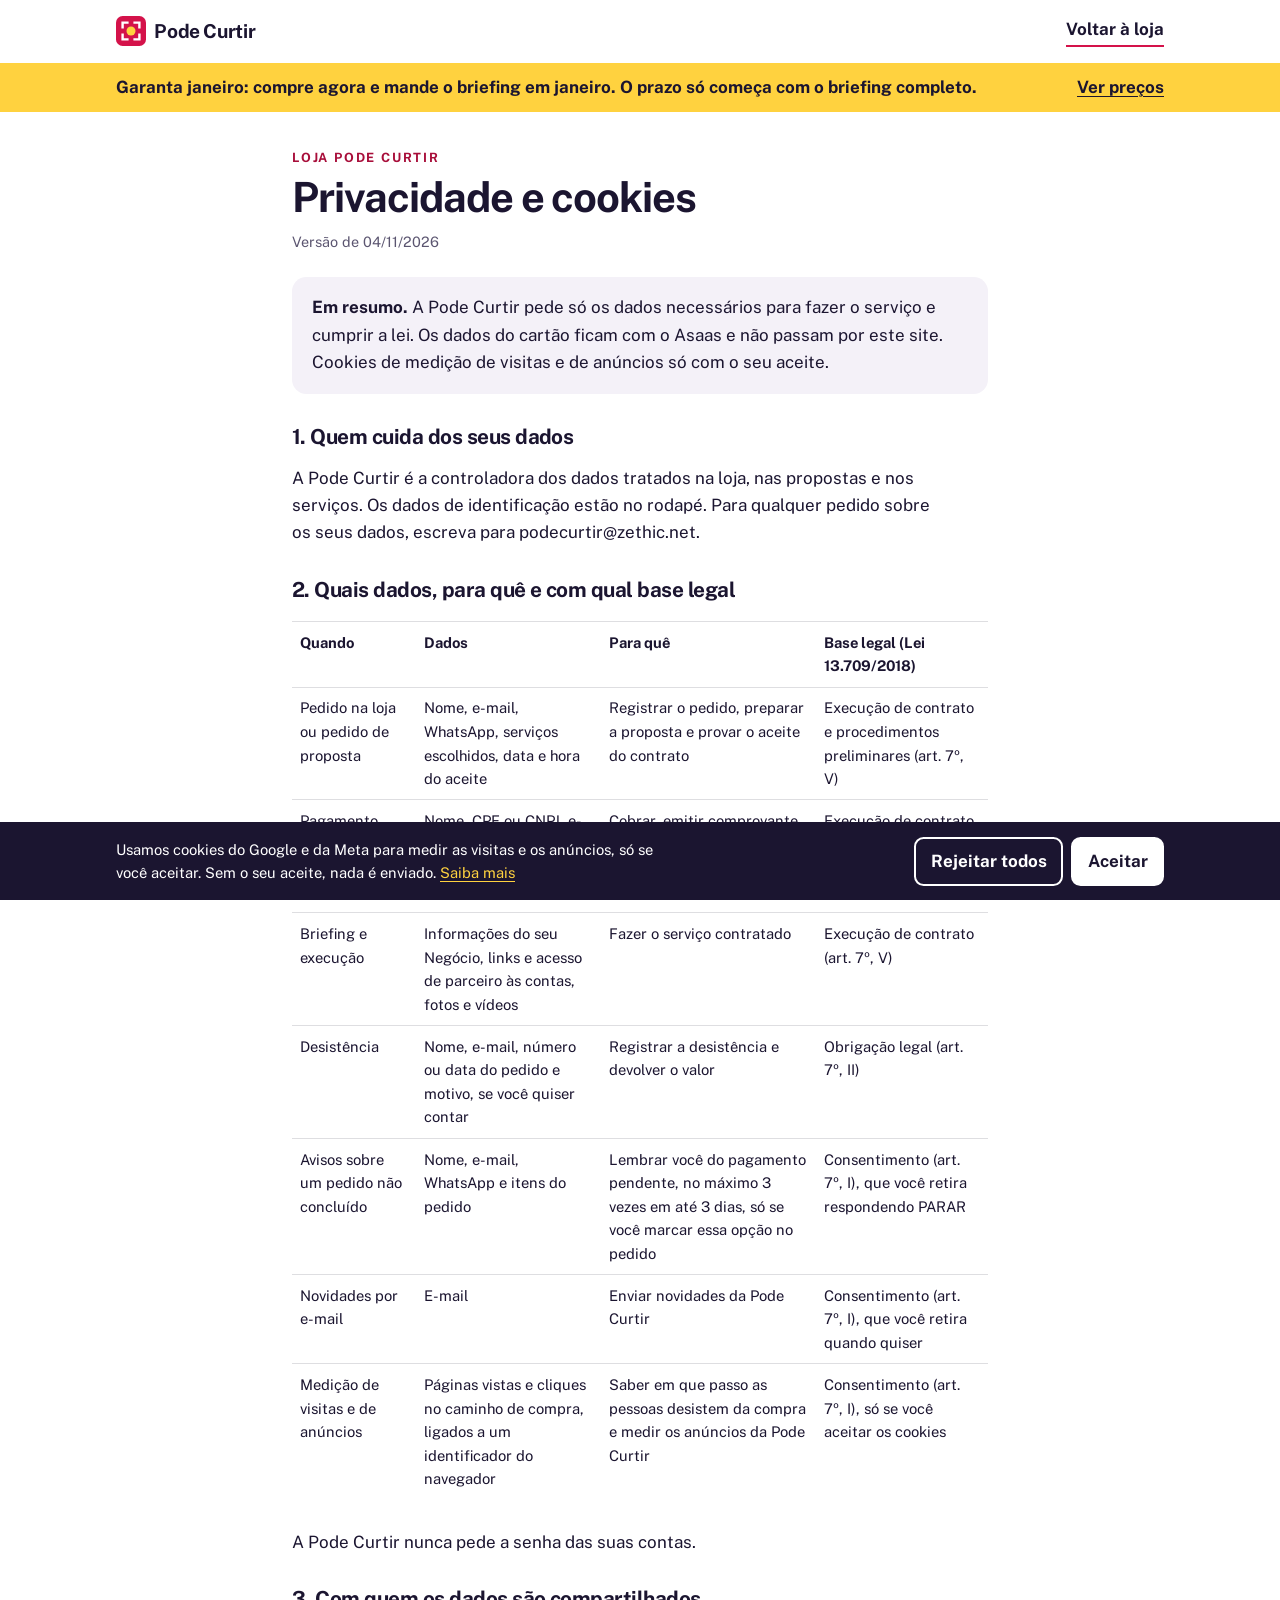
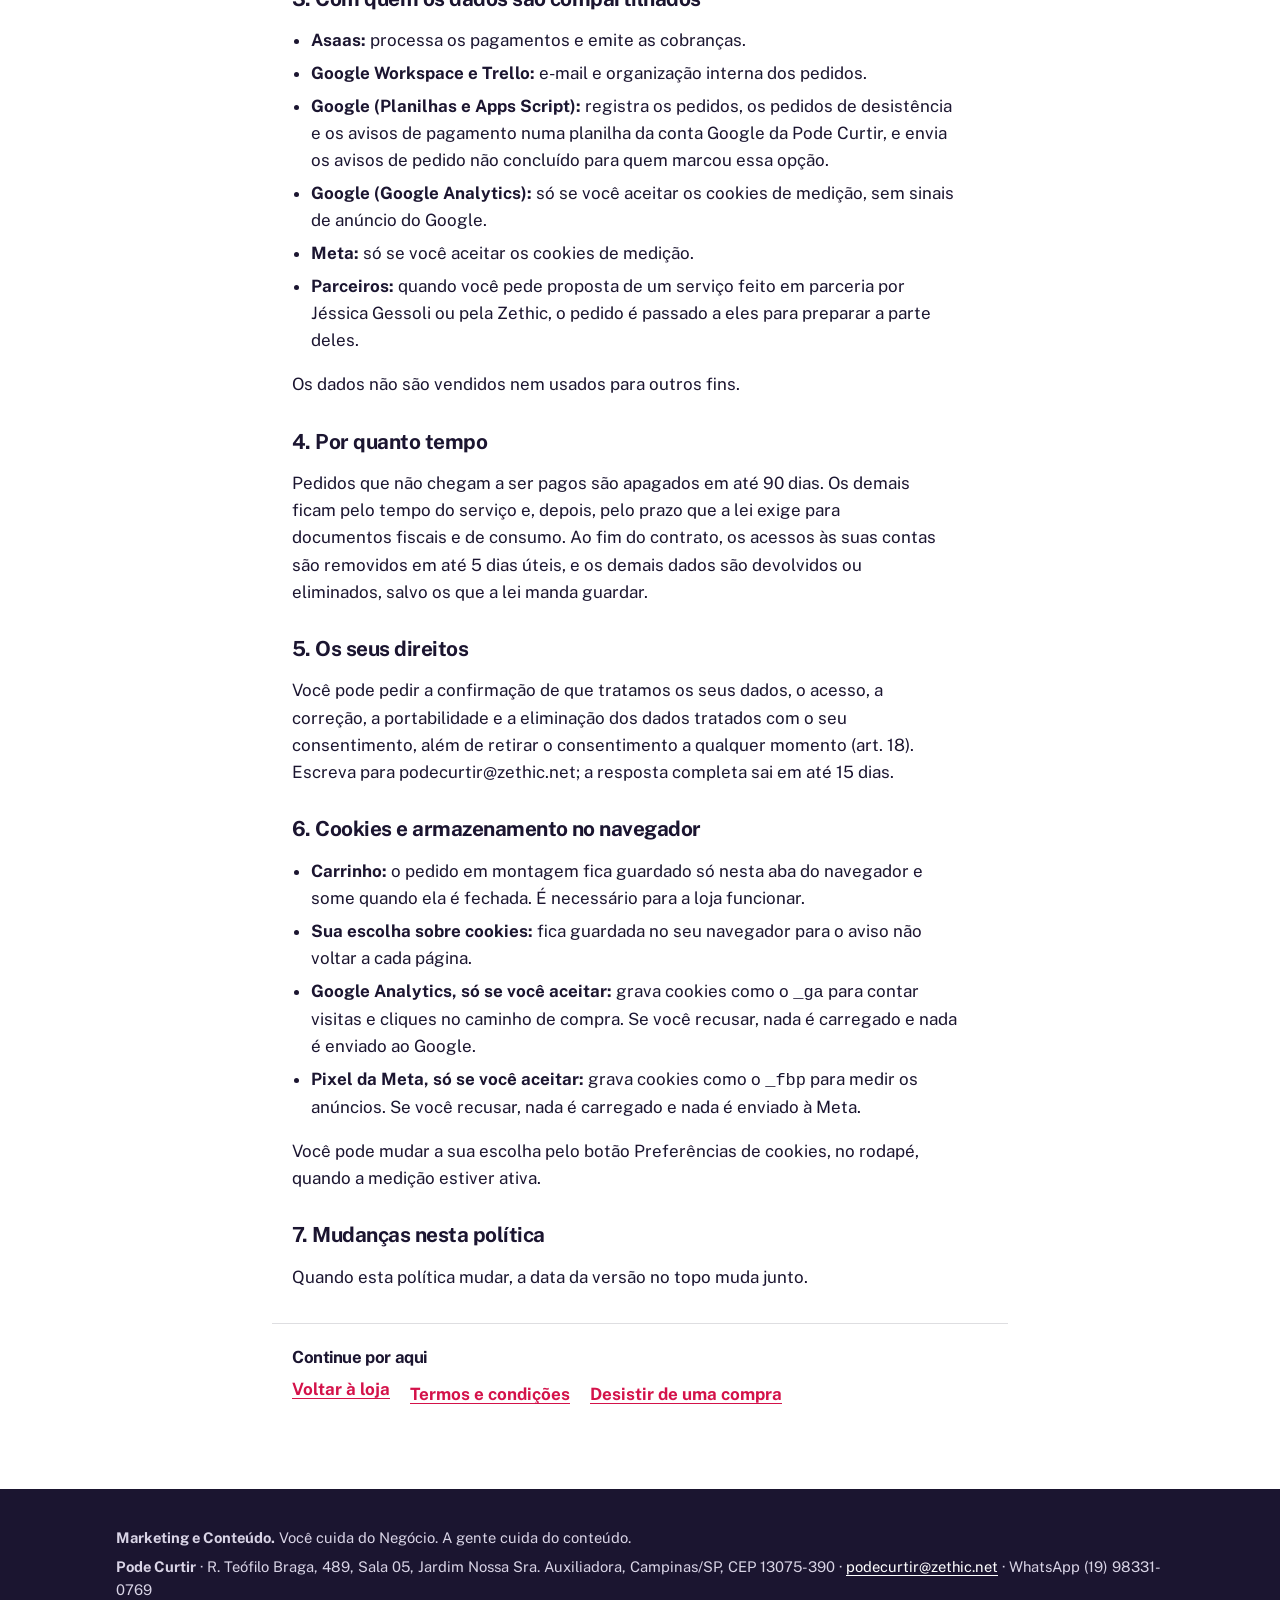
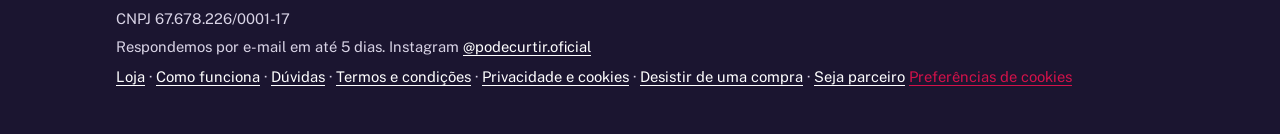
<file: privacidade/index.html>
<!DOCTYPE html>
<html lang="pt-BR">
<head>
<meta charset="utf-8">
<meta name="viewport" content="width=device-width, initial-scale=1">
<title>Privacidade e cookies | Pode Curtir</title>
<meta name="description" content="Como a Pode Curtir trata os dados de quem compra na loja ou pede proposta, e como funcionam os cookies.">
<meta http-equiv="Content-Security-Policy" content="default-src 'none'; script-src 'self' https://connect.facebook.net https://www.googletagmanager.com; img-src 'self' https://www.facebook.com https://*.google-analytics.com https://*.googletagmanager.com; font-src 'self'; style-src 'self'; connect-src 'self' https://jessicagessoli.app.n8n.cloud https://www.facebook.com https://*.google-analytics.com https://*.analytics.google.com https://*.googletagmanager.com; base-uri 'none'; form-action 'none'">
<meta name="color-scheme" content="light">
<link rel="canonical" href="https://podecurtir.zethic.net/privacidade/">
<meta name="robots" content="index, follow">
<link rel="icon" href="/assets/img/podecurtir-icone.svg" type="image/svg+xml">
<link rel="preload" href="/assets/fonts/public-sans-latin-700-normal.woff2" as="font" type="font/woff2" crossorigin>
<link rel="stylesheet" href="/assets/css/podecurtir.css?v=9e5d631359">
<link rel="stylesheet" href="/assets/css/podecurtir-loja.css?v=82f3a208a4">
<script src="/assets/js/podecurtir-config.js?v=f3eea99baa" defer></script>
<script src="/assets/js/podecurtir-comum.js?v=b9f080df6b" defer></script>
</head>
<body>
<a class="skip" href="#conteudo">Ir para o conteúdo</a>
<header class="top">
  <div class="wrap">
    <a class="mark" href="/">Pode Curtir</a>
    <a class="top-cta" href="/#loja">Voltar à loja</a>
  </div>
</header>

<main id="conteudo" class="doc">
  <div class="wrap">
    <span class="eyebrow">LOJA PODE CURTIR</span>
    <h1>Privacidade e cookies</h1>
    <p class="versao">Versão de 04/11/2026</p>

    <div class="caixa">
      <p><strong>Em resumo.</strong> A Pode Curtir pede só os dados necessários para fazer o serviço e cumprir a lei. Os dados do cartão ficam com o Asaas e não passam por este site. Cookies de medição de visitas e de anúncios só com o seu aceite.</p>
    </div>

    <h2 id="quem">1. Quem cuida dos seus dados</h2>
    <p>A Pode Curtir é a controladora dos dados tratados na loja, nas propostas e nos serviços. Os dados de identificação estão no rodapé. Para qualquer pedido sobre os seus dados, escreva para podecurtir@zethic.net.</p>

    <h2 id="dados">2. Quais dados, para quê e com qual base legal</h2>
    <div class="tabela">
      <table>
        <thead><tr><th>Quando</th><th>Dados</th><th>Para quê</th><th>Base legal (Lei 13.709/2018)</th></tr></thead>
        <tbody>
          <tr><td>Pedido na loja ou pedido de proposta</td><td>Nome, e-mail, WhatsApp, serviços escolhidos, data e hora do aceite</td><td>Registrar o pedido, preparar a proposta e provar o aceite do contrato</td><td>Execução de contrato e procedimentos preliminares (art. 7º, V)</td></tr>
          <tr><td>Pagamento</td><td>Nome, CPF ou CNPJ, e-mail e dados de pagamento, informados na página do Asaas</td><td>Cobrar, emitir comprovante e, para clientes com CNPJ, nota fiscal</td><td>Execução de contrato (art. 7º, V) e obrigação legal (art. 7º, II)</td></tr>
          <tr><td>Briefing e execução</td><td>Informações do seu Negócio, links e acesso de parceiro às contas, fotos e vídeos</td><td>Fazer o serviço contratado</td><td>Execução de contrato (art. 7º, V)</td></tr>
          <tr><td>Desistência</td><td>Nome, e-mail, número ou data do pedido e motivo, se você quiser contar</td><td>Registrar a desistência e devolver o valor</td><td>Obrigação legal (art. 7º, II)</td></tr>
          <tr><td>Avisos sobre um pedido não concluído</td><td>Nome, e-mail, WhatsApp e itens do pedido</td><td>Lembrar você do pagamento pendente, no máximo 3 vezes em até 3 dias, só se você marcar essa opção no pedido</td><td>Consentimento (art. 7º, I), que você retira respondendo PARAR</td></tr>
          <tr><td>Novidades por e-mail</td><td>E-mail</td><td>Enviar novidades da Pode Curtir</td><td>Consentimento (art. 7º, I), que você retira quando quiser</td></tr>
          <tr><td>Medição de visitas e de anúncios</td><td>Páginas vistas e cliques no caminho de compra, ligados a um identificador do navegador</td><td>Saber em que passo as pessoas desistem da compra e medir os anúncios da Pode Curtir</td><td>Consentimento (art. 7º, I), só se você aceitar os cookies</td></tr>
        </tbody>
      </table>
    </div>
    <p>A Pode Curtir nunca pede a senha das suas contas.</p>

    <h2 id="compartilhamento">3. Com quem os dados são compartilhados</h2>
    <ul>
      <li><strong>Asaas:</strong> processa os pagamentos e emite as cobranças.</li>
      <li><strong>Google Workspace e Trello:</strong> e-mail e organização interna dos pedidos.</li>
      <li><strong>Google (Planilhas e Apps Script):</strong> registra os pedidos, os pedidos de desistência e os avisos de pagamento numa planilha da conta Google da Pode Curtir, e envia os avisos de pedido não concluído para quem marcou essa opção.</li>
      <li><strong>Google (Google Analytics):</strong> só se você aceitar os cookies de medição, sem sinais de anúncio do Google.</li>
      <li><strong>Meta:</strong> só se você aceitar os cookies de medição.</li>
      <li><strong>Parceiros:</strong> quando você pede proposta de um serviço feito em parceria por Jéssica Gessoli ou pela Zethic, o pedido é passado a eles para preparar a parte deles.</li>
    </ul>
    <p>Os dados não são vendidos nem usados para outros fins.</p>

    <h2 id="guarda">4. Por quanto tempo</h2>
    <p>Pedidos que não chegam a ser pagos são apagados em até 90 dias. Os demais ficam pelo tempo do serviço e, depois, pelo prazo que a lei exige para documentos fiscais e de consumo. Ao fim do contrato, os acessos às suas contas são removidos em até 5 dias úteis, e os demais dados são devolvidos ou eliminados, salvo os que a lei manda guardar.</p>

    <h2 id="direitos">5. Os seus direitos</h2>
    <p>Você pode pedir a confirmação de que tratamos os seus dados, o acesso, a correção, a portabilidade e a eliminação dos dados tratados com o seu consentimento, além de retirar o consentimento a qualquer momento (art. 18). Escreva para podecurtir@zethic.net; a resposta completa sai em até 15 dias.</p>

    <h2 id="cookies">6. Cookies e armazenamento no navegador</h2>
    <ul>
      <li><strong>Carrinho:</strong> o pedido em montagem fica guardado só nesta aba do navegador e some quando ela é fechada. É necessário para a loja funcionar.</li>
      <li><strong>Sua escolha sobre cookies:</strong> fica guardada no seu navegador para o aviso não voltar a cada página.</li>
      <li><strong>Google Analytics, só se você aceitar:</strong> grava cookies como o <code>_ga</code> para contar visitas e cliques no caminho de compra. Se você recusar, nada é carregado e nada é enviado ao Google.</li>
      <li><strong>Pixel da Meta, só se você aceitar:</strong> grava cookies como o <code>_fbp</code> para medir os anúncios. Se você recusar, nada é carregado e nada é enviado à Meta.</li>
    </ul>
    <p>Você pode mudar a sua escolha pelo botão Preferências de cookies, no rodapé, quando a medição estiver ativa.</p>

    <h2 id="mudancas">7. Mudanças nesta política</h2>
    <p>Quando esta política mudar, a data da versão no topo muda junto.</p>
  </div>
  <nav class="wrap seguir" aria-label="Continue por aqui">
    <h2>Continue por aqui</h2>
    <ul>
      <li><a href="/#loja">Voltar à loja</a></li>
      <li><a href="/termos/">Termos e condições</a></li>
      <li><a href="/desistencia/">Desistir de uma compra</a></li>
    </ul>
  </nav>
</main>

<footer class="ident">
  <div class="wrap">
    <p class="slogan"><strong>Marketing e Conteúdo.</strong> Você cuida do Negócio. A gente cuida do conteúdo.</p>
    <p><strong>Pode Curtir</strong> · R. Teófilo Braga, 489, Sala 05, Jardim Nossa Sra. Auxiliadora, Campinas/SP, CEP 13075-390 · <a href="mailto:podecurtir@zethic.net">podecurtir@zethic.net</a> · WhatsApp (19) 98331-0769</p>
    <p data-cnpj hidden>CNPJ <span></span></p>
    <p>Respondemos por e-mail em até 5 dias. Instagram <a href="https://www.instagram.com/podecurtir.oficial/" rel="noopener">@podecurtir.oficial</a></p>
    <p class="mapa"><a href="/#loja">Loja</a> · <a href="/#como">Como funciona</a> · <a href="/#duvidas">Dúvidas</a> · <a href="/termos/">Termos e condições</a> · <a href="/privacidade/" data-link-privacidade>Privacidade e cookies</a> · <a href="/desistencia/">Desistir de uma compra</a> · <a href="/parceiros/">Seja parceiro</a> <button class="linkbtn" type="button" data-preferencias-cookies hidden>Preferências de cookies</button></p>
  </div>
</footer>
</body>
</html>
</file>
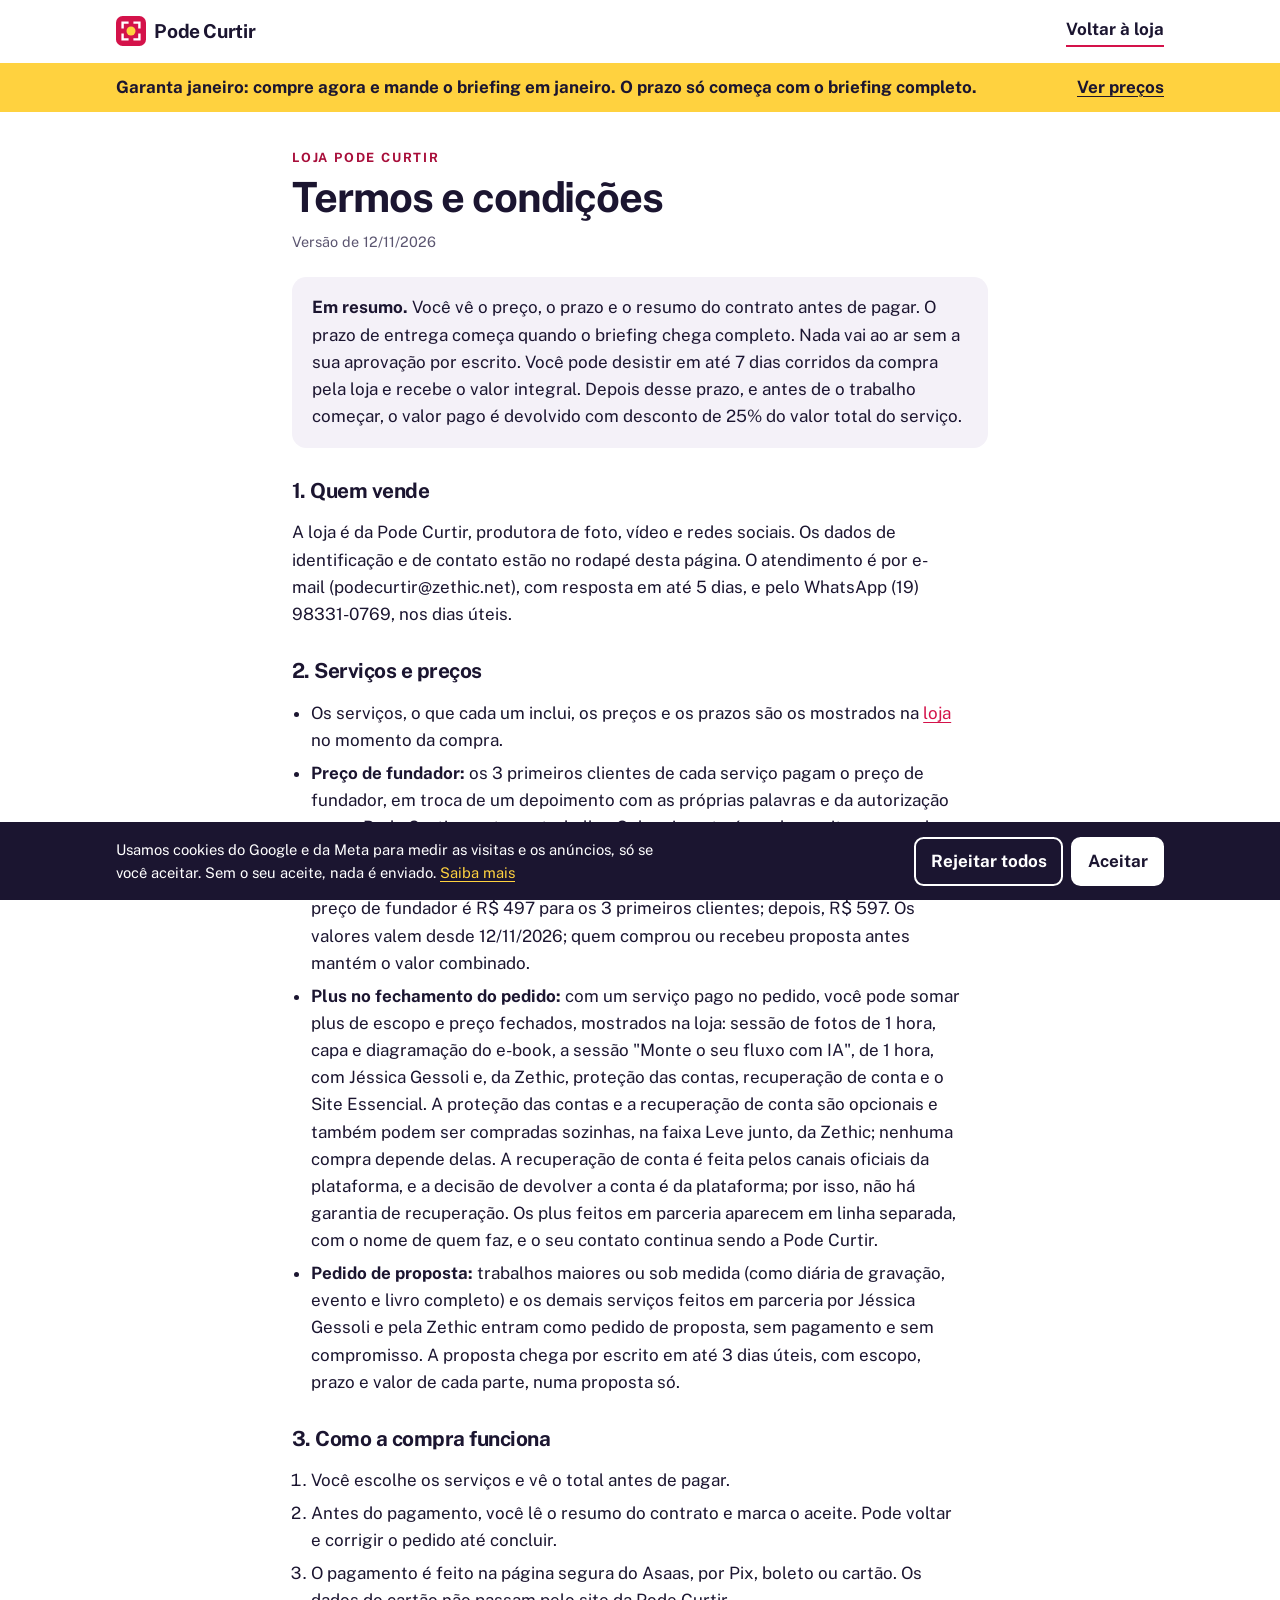
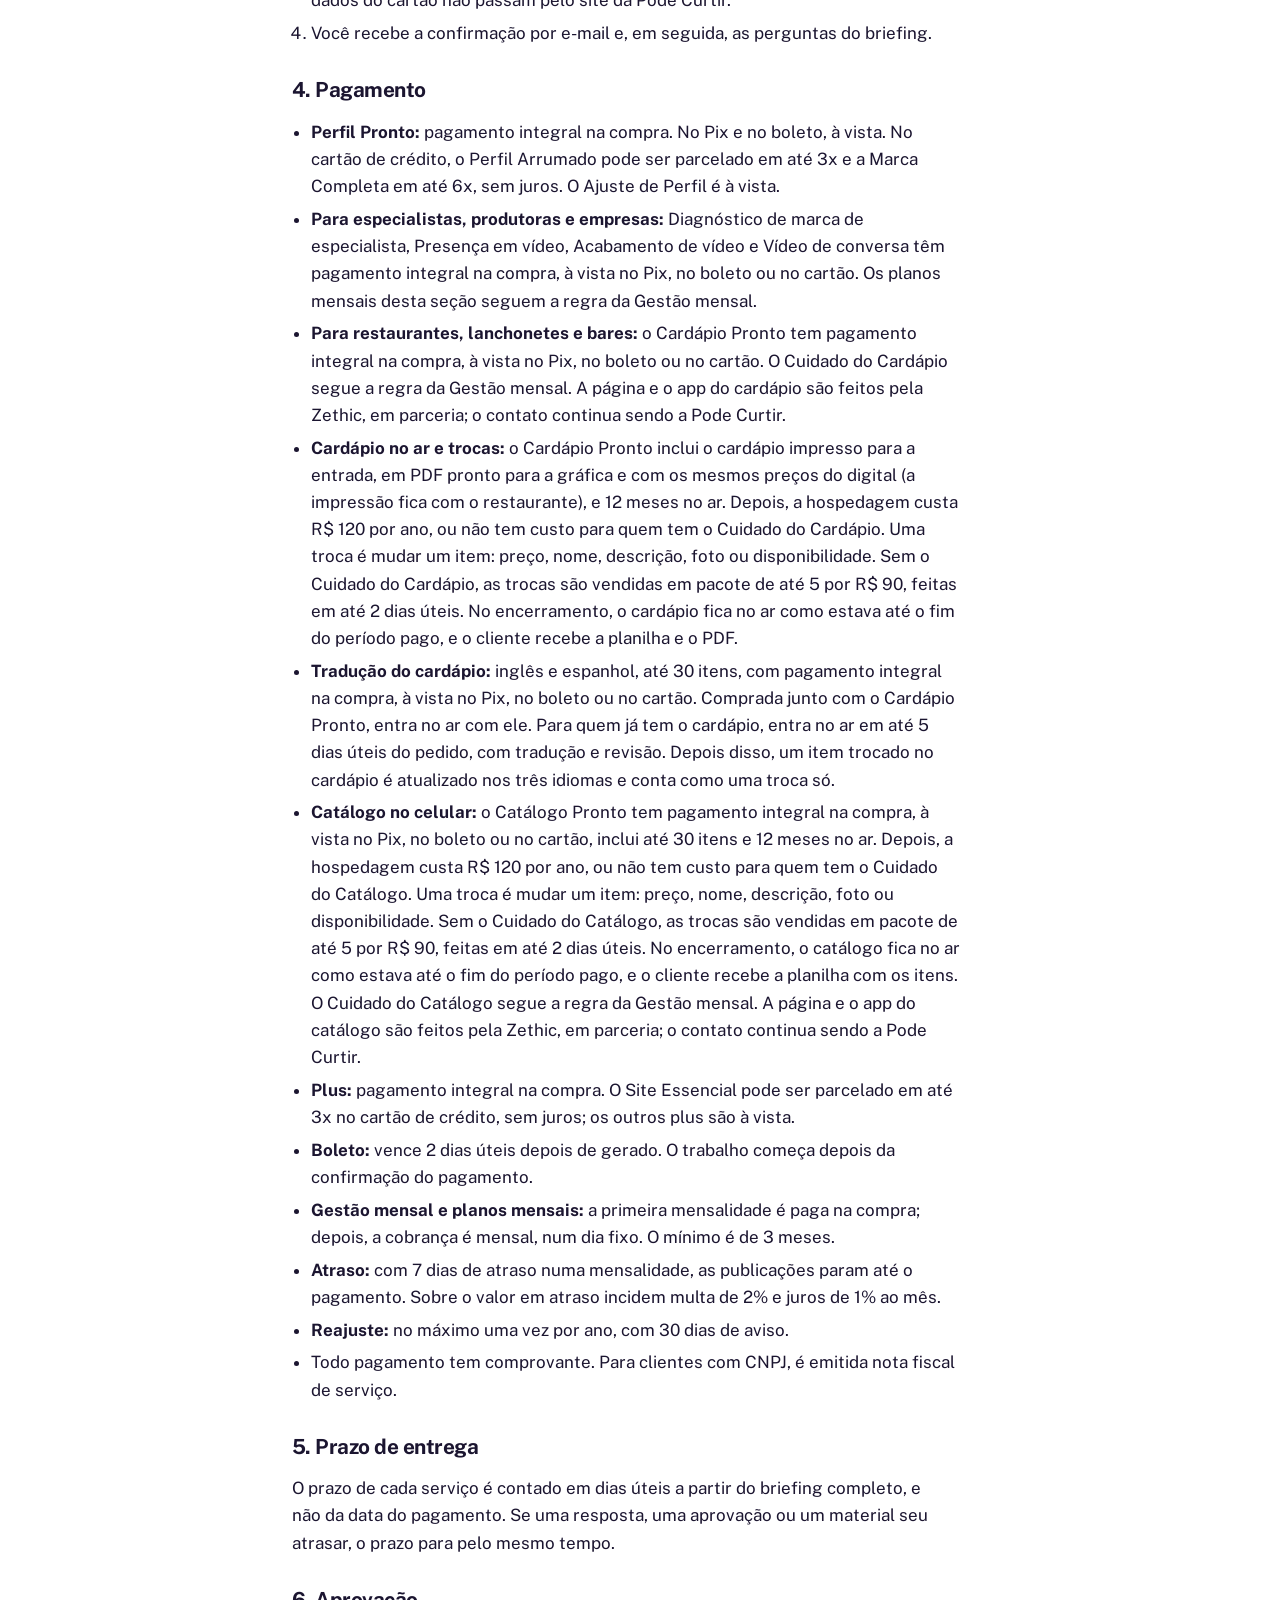
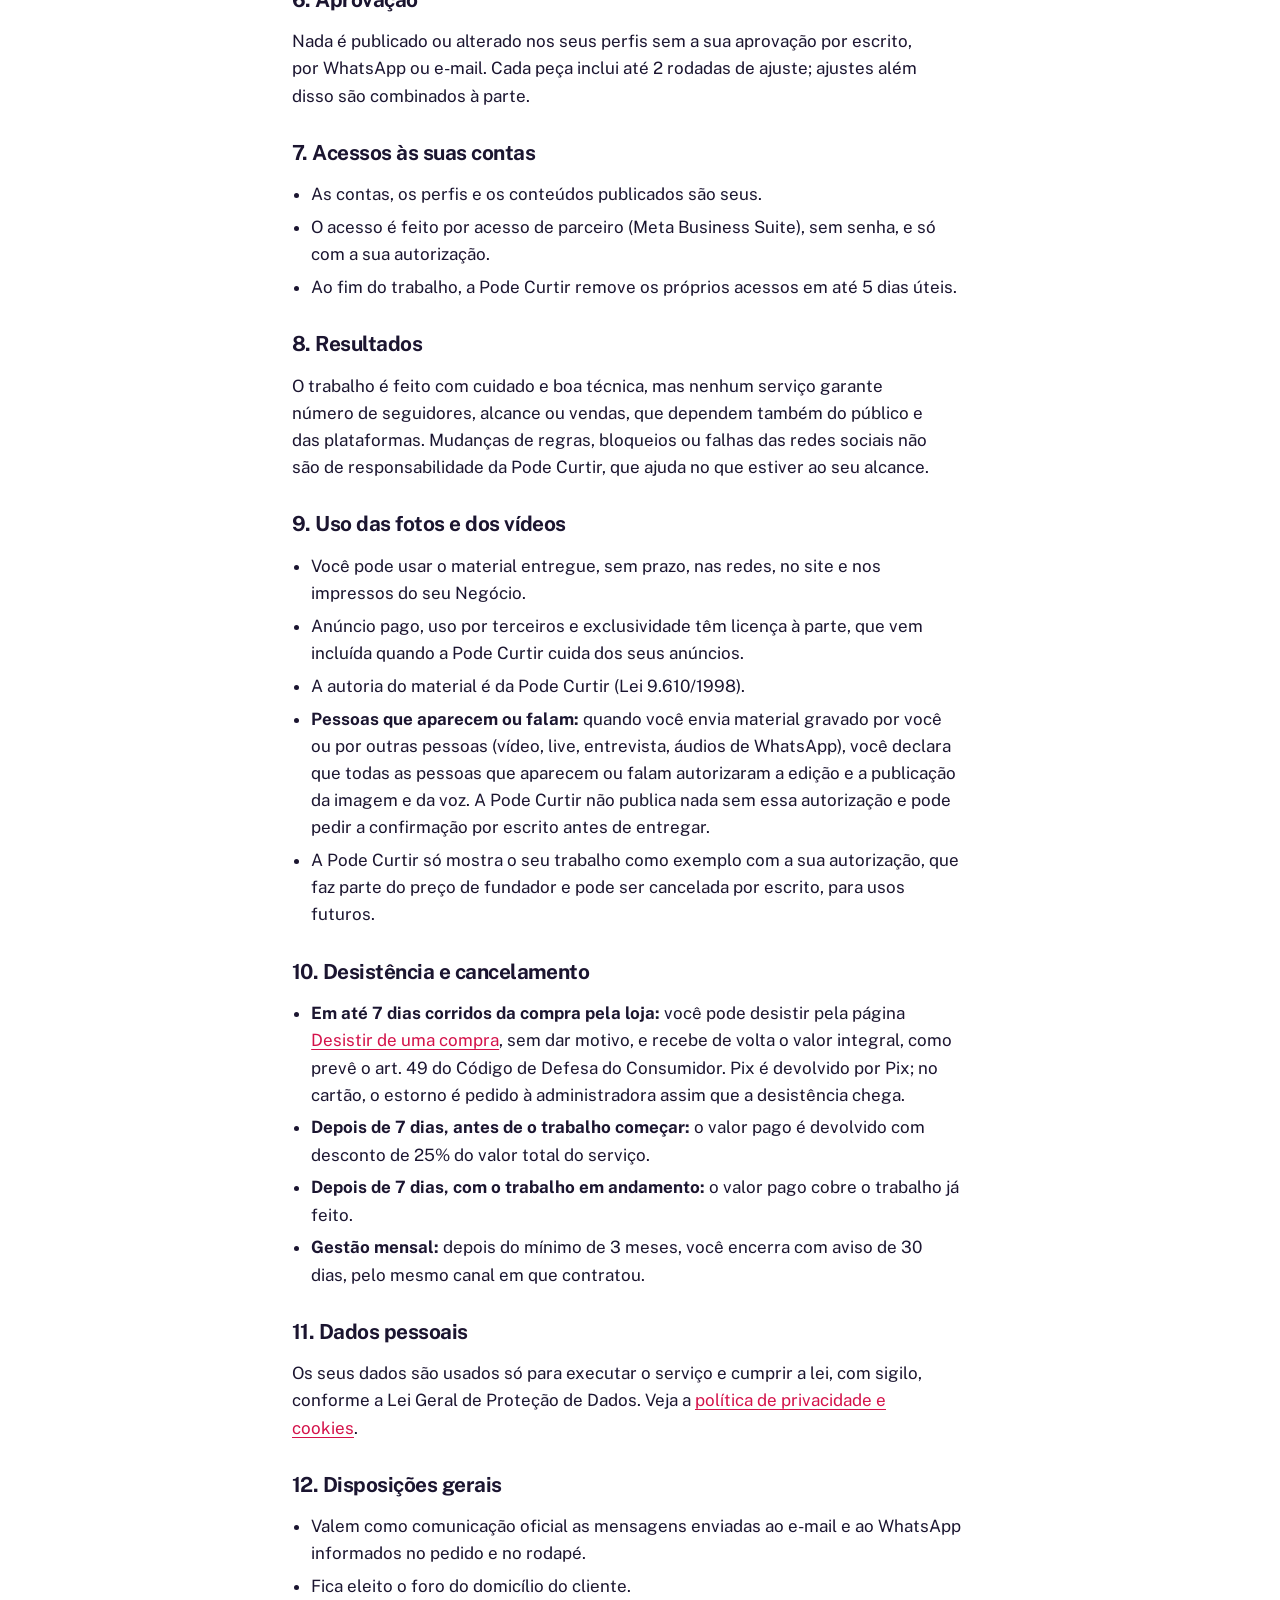
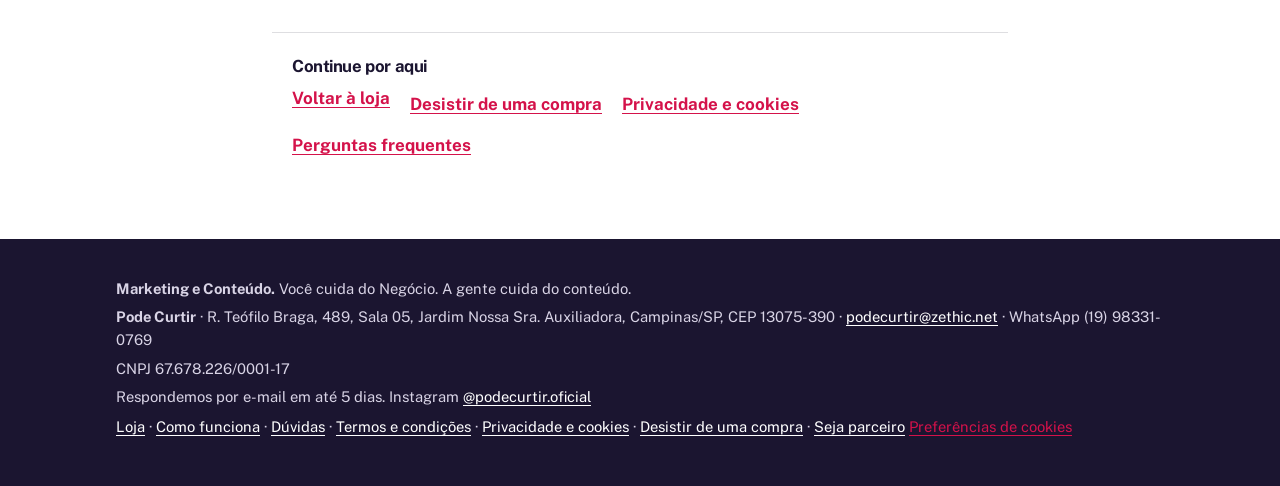
<file: termos/index.html>
<!DOCTYPE html>
<html lang="pt-BR">
<head>
<meta charset="utf-8">
<meta name="viewport" content="width=device-width, initial-scale=1">
<title>Termos e condições | Pode Curtir</title>
<meta name="description" content="Termos e condições de compra da loja da Pode Curtir: pagamento, prazos, aprovação, uso das fotos, desistência e cancelamento.">
<meta http-equiv="Content-Security-Policy" content="default-src 'none'; script-src 'self' https://connect.facebook.net https://www.googletagmanager.com; img-src 'self' https://www.facebook.com https://*.google-analytics.com https://*.googletagmanager.com; font-src 'self'; style-src 'self'; connect-src 'self' https://jessicagessoli.app.n8n.cloud https://www.facebook.com https://*.google-analytics.com https://*.analytics.google.com https://*.googletagmanager.com; base-uri 'none'; form-action 'none'">
<meta name="color-scheme" content="light">
<link rel="canonical" href="https://podecurtir.zethic.net/termos/">
<meta name="robots" content="index, follow">
<link rel="icon" href="/assets/img/podecurtir-icone.svg" type="image/svg+xml">
<link rel="preload" href="/assets/fonts/public-sans-latin-700-normal.woff2" as="font" type="font/woff2" crossorigin>
<link rel="stylesheet" href="/assets/css/podecurtir.css?v=9e5d631359">
<link rel="stylesheet" href="/assets/css/podecurtir-loja.css?v=82f3a208a4">
<script src="/assets/js/podecurtir-config.js?v=f3eea99baa" defer></script>
<script src="/assets/js/podecurtir-comum.js?v=b9f080df6b" defer></script>
</head>
<body>
<a class="skip" href="#conteudo">Ir para o conteúdo</a>
<header class="top">
  <div class="wrap">
    <a class="mark" href="/">Pode Curtir</a>
    <a class="top-cta" href="/#loja">Voltar à loja</a>
  </div>
</header>

<main id="conteudo" class="doc">
  <div class="wrap">
    <span class="eyebrow">LOJA PODE CURTIR</span>
    <h1>Termos e condições</h1>
    <p class="versao">Versão de 12/11/2026</p>

    <div class="caixa">
      <p><strong>Em resumo.</strong> Você vê o preço, o prazo e o resumo do contrato antes de pagar. O prazo de entrega começa quando o briefing chega completo. Nada vai ao ar sem a sua aprovação por escrito. Você pode desistir em até 7 dias corridos da compra pela loja e recebe o valor integral. Depois desse prazo, e antes de o trabalho começar, o valor pago é devolvido com desconto de 25% do valor total do serviço.</p>
    </div>

    <h2 id="quem">1. Quem vende</h2>
    <p>A loja é da Pode Curtir, produtora de foto, vídeo e redes sociais. Os dados de identificação e de contato estão no rodapé desta página. O atendimento é por e-mail (podecurtir@zethic.net), com resposta em até 5 dias, e pelo WhatsApp (19) 98331-0769, nos dias úteis.</p>

    <h2 id="servicos">2. Serviços e preços</h2>
    <ul>
      <li>Os serviços, o que cada um inclui, os preços e os prazos são os mostrados na <a href="/#loja">loja</a> no momento da compra.</li>
      <li><strong>Preço de fundador:</strong> os 3 primeiros clientes de cada serviço pagam o preço de fundador, em troca de um depoimento com as próprias palavras e da autorização para a Pode Curtir mostrar o trabalho. O depoimento é usado no site e nas redes da Pode Curtir; avaliação no Perfil da Empresa no Google não faz parte da troca, é sempre opcional e nunca é pedida em troca de desconto. No Ajuste de Perfil, o preço de fundador é R$ 497 para os 3 primeiros clientes; depois, R$ 597. Os valores valem desde 12/11/2026; quem comprou ou recebeu proposta antes mantém o valor combinado.</li>
      <li><strong>Plus no fechamento do pedido:</strong> com um serviço pago no pedido, você pode somar plus de escopo e preço fechados, mostrados na loja: sessão de fotos de 1 hora, capa e diagramação do e-book, a sessão "Monte o seu fluxo com IA", de 1 hora, com Jéssica Gessoli e, da Zethic, proteção das contas, recuperação de conta e o Site Essencial. A proteção das contas e a recuperação de conta são opcionais e também podem ser compradas sozinhas, na faixa Leve junto, da Zethic; nenhuma compra depende delas. A recuperação de conta é feita pelos canais oficiais da plataforma, e a decisão de devolver a conta é da plataforma; por isso, não há garantia de recuperação. Os plus feitos em parceria aparecem em linha separada, com o nome de quem faz, e o seu contato continua sendo a Pode Curtir.</li>
      <li><strong>Pedido de proposta:</strong> trabalhos maiores ou sob medida (como diária de gravação, evento e livro completo) e os demais serviços feitos em parceria por Jéssica Gessoli e pela Zethic entram como pedido de proposta, sem pagamento e sem compromisso. A proposta chega por escrito em até 3 dias úteis, com escopo, prazo e valor de cada parte, numa proposta só.</li>
    </ul>

    <h2 id="compra">3. Como a compra funciona</h2>
    <ol>
      <li>Você escolhe os serviços e vê o total antes de pagar.</li>
      <li>Antes do pagamento, você lê o resumo do contrato e marca o aceite. Pode voltar e corrigir o pedido até concluir.</li>
      <li>O pagamento é feito na página segura do Asaas, por Pix, boleto ou cartão. Os dados do cartão não passam pelo site da Pode Curtir.</li>
      <li>Você recebe a confirmação por e-mail e, em seguida, as perguntas do briefing.</li>
    </ol>

    <h2 id="pagamento">4. Pagamento</h2>
    <ul>
      <li><strong>Perfil Pronto:</strong> pagamento integral na compra. No Pix e no boleto, à vista. No cartão de crédito, o Perfil Arrumado pode ser parcelado em até 3x e a Marca Completa em até 6x, sem juros. O Ajuste de Perfil é à vista.</li>
      <li><strong>Para especialistas, produtoras e empresas:</strong> Diagnóstico de marca de especialista, Presença em vídeo, Acabamento de vídeo e Vídeo de conversa têm pagamento integral na compra, à vista no Pix, no boleto ou no cartão. Os planos mensais desta seção seguem a regra da Gestão mensal.</li>
      <li><strong>Para restaurantes, lanchonetes e bares:</strong> o Cardápio Pronto tem pagamento integral na compra, à vista no Pix, no boleto ou no cartão. O Cuidado do Cardápio segue a regra da Gestão mensal. A página e o app do cardápio são feitos pela Zethic, em parceria; o contato continua sendo a Pode Curtir.</li>
      <li><strong>Cardápio no ar e trocas:</strong> o Cardápio Pronto inclui o cardápio impresso para a entrada, em PDF pronto para a gráfica e com os mesmos preços do digital (a impressão fica com o restaurante), e 12 meses no ar. Depois, a hospedagem custa R$ 120 por ano, ou não tem custo para quem tem o Cuidado do Cardápio. Uma troca é mudar um item: preço, nome, descrição, foto ou disponibilidade. Sem o Cuidado do Cardápio, as trocas são vendidas em pacote de até 5 por R$ 90, feitas em até 2 dias úteis. No encerramento, o cardápio fica no ar como estava até o fim do período pago, e o cliente recebe a planilha e o PDF.</li>
      <li><strong>Tradução do cardápio:</strong> inglês e espanhol, até 30 itens, com pagamento integral na compra, à vista no Pix, no boleto ou no cartão. Comprada junto com o Cardápio Pronto, entra no ar com ele. Para quem já tem o cardápio, entra no ar em até 5 dias úteis do pedido, com tradução e revisão. Depois disso, um item trocado no cardápio é atualizado nos três idiomas e conta como uma troca só.</li>
      <li><strong>Catálogo no celular:</strong> o Catálogo Pronto tem pagamento integral na compra, à vista no Pix, no boleto ou no cartão, inclui até 30 itens e 12 meses no ar. Depois, a hospedagem custa R$ 120 por ano, ou não tem custo para quem tem o Cuidado do Catálogo. Uma troca é mudar um item: preço, nome, descrição, foto ou disponibilidade. Sem o Cuidado do Catálogo, as trocas são vendidas em pacote de até 5 por R$ 90, feitas em até 2 dias úteis. No encerramento, o catálogo fica no ar como estava até o fim do período pago, e o cliente recebe a planilha com os itens. O Cuidado do Catálogo segue a regra da Gestão mensal. A página e o app do catálogo são feitos pela Zethic, em parceria; o contato continua sendo a Pode Curtir.</li>
      <li><strong>Plus:</strong> pagamento integral na compra. O Site Essencial pode ser parcelado em até 3x no cartão de crédito, sem juros; os outros plus são à vista.</li>
      <li><strong>Boleto:</strong> vence 2 dias úteis depois de gerado. O trabalho começa depois da confirmação do pagamento.</li>
      <li><strong>Gestão mensal e planos mensais:</strong> a primeira mensalidade é paga na compra; depois, a cobrança é mensal, num dia fixo. O mínimo é de 3 meses.</li>
      <li><strong>Atraso:</strong> com 7 dias de atraso numa mensalidade, as publicações param até o pagamento. Sobre o valor em atraso incidem multa de 2% e juros de 1% ao mês.</li>
      <li><strong>Reajuste:</strong> no máximo uma vez por ano, com 30 dias de aviso.</li>
      <li>Todo pagamento tem comprovante. Para clientes com CNPJ, é emitida nota fiscal de serviço.</li>
    </ul>

    <h2 id="prazo">5. Prazo de entrega</h2>
    <p>O prazo de cada serviço é contado em dias úteis a partir do briefing completo, e não da data do pagamento. Se uma resposta, uma aprovação ou um material seu atrasar, o prazo para pelo mesmo tempo.</p>

    <h2 id="aprovacao">6. Aprovação</h2>
    <p>Nada é publicado ou alterado nos seus perfis sem a sua aprovação por escrito, por WhatsApp ou e-mail. Cada peça inclui até 2 rodadas de ajuste; ajustes além disso são combinados à parte.</p>

    <h2 id="acessos">7. Acessos às suas contas</h2>
    <ul>
      <li>As contas, os perfis e os conteúdos publicados são seus.</li>
      <li>O acesso é feito por acesso de parceiro (Meta Business Suite), sem senha, e só com a sua autorização.</li>
      <li>Ao fim do trabalho, a Pode Curtir remove os próprios acessos em até 5 dias úteis.</li>
    </ul>

    <h2 id="resultados">8. Resultados</h2>
    <p>O trabalho é feito com cuidado e boa técnica, mas nenhum serviço garante número de seguidores, alcance ou vendas, que dependem também do público e das plataformas. Mudanças de regras, bloqueios ou falhas das redes sociais não são de responsabilidade da Pode Curtir, que ajuda no que estiver ao seu alcance.</p>

    <h2 id="uso">9. Uso das fotos e dos vídeos</h2>
    <ul>
      <li>Você pode usar o material entregue, sem prazo, nas redes, no site e nos impressos do seu Negócio.</li>
      <li>Anúncio pago, uso por terceiros e exclusividade têm licença à parte, que vem incluída quando a Pode Curtir cuida dos seus anúncios.</li>
      <li>A autoria do material é da Pode Curtir (Lei 9.610/1998).</li>
      <li><strong>Pessoas que aparecem ou falam:</strong> quando você envia material gravado por você ou por outras pessoas (vídeo, live, entrevista, áudios de WhatsApp), você declara que todas as pessoas que aparecem ou falam autorizaram a edição e a publicação da imagem e da voz. A Pode Curtir não publica nada sem essa autorização e pode pedir a confirmação por escrito antes de entregar.</li>
      <li>A Pode Curtir só mostra o seu trabalho como exemplo com a sua autorização, que faz parte do preço de fundador e pode ser cancelada por escrito, para usos futuros.</li>
    </ul>

    <h2 id="desistencia">10. Desistência e cancelamento</h2>
    <ul>
      <li><strong>Em até 7 dias corridos da compra pela loja:</strong> você pode desistir pela página <a href="/desistencia/">Desistir de uma compra</a>, sem dar motivo, e recebe de volta o valor integral, como prevê o art. 49 do Código de Defesa do Consumidor. Pix é devolvido por Pix; no cartão, o estorno é pedido à administradora assim que a desistência chega.</li>
      <li><strong>Depois de 7 dias, antes de o trabalho começar:</strong> o valor pago é devolvido com desconto de 25% do valor total do serviço.</li>
      <li><strong>Depois de 7 dias, com o trabalho em andamento:</strong> o valor pago cobre o trabalho já feito.</li>
      <li><strong>Gestão mensal:</strong> depois do mínimo de 3 meses, você encerra com aviso de 30 dias, pelo mesmo canal em que contratou.</li>
    </ul>

    <h2 id="dados">11. Dados pessoais</h2>
    <p>Os seus dados são usados só para executar o serviço e cumprir a lei, com sigilo, conforme a Lei Geral de Proteção de Dados. Veja a <a href="/privacidade/">política de privacidade e cookies</a>.</p>

    <h2 id="geral">12. Disposições gerais</h2>
    <ul>
      <li>Valem como comunicação oficial as mensagens enviadas ao e-mail e ao WhatsApp informados no pedido e no rodapé.</li>
      <li>Fica eleito o foro do domicílio do cliente.</li>
    </ul>
  </div>
  <nav class="wrap seguir" aria-label="Continue por aqui">
    <h2>Continue por aqui</h2>
    <ul>
      <li><a href="/#loja">Voltar à loja</a></li>
      <li><a href="/desistencia/">Desistir de uma compra</a></li>
      <li><a href="/privacidade/">Privacidade e cookies</a></li>
      <li><a href="/#duvidas">Perguntas frequentes</a></li>
    </ul>
  </nav>
</main>

<footer class="ident">
  <div class="wrap">
    <p class="slogan"><strong>Marketing e Conteúdo.</strong> Você cuida do Negócio. A gente cuida do conteúdo.</p>
    <p><strong>Pode Curtir</strong> · R. Teófilo Braga, 489, Sala 05, Jardim Nossa Sra. Auxiliadora, Campinas/SP, CEP 13075-390 · <a href="mailto:podecurtir@zethic.net">podecurtir@zethic.net</a> · WhatsApp (19) 98331-0769</p>
    <p data-cnpj hidden>CNPJ <span></span></p>
    <p>Respondemos por e-mail em até 5 dias. Instagram <a href="https://www.instagram.com/podecurtir.oficial/" rel="noopener">@podecurtir.oficial</a></p>
    <p class="mapa"><a href="/#loja">Loja</a> · <a href="/#como">Como funciona</a> · <a href="/#duvidas">Dúvidas</a> · <a href="/termos/">Termos e condições</a> · <a href="/privacidade/" data-link-privacidade>Privacidade e cookies</a> · <a href="/desistencia/">Desistir de uma compra</a> · <a href="/parceiros/">Seja parceiro</a> <button class="linkbtn" type="button" data-preferencias-cookies hidden>Preferências de cookies</button></p>
  </div>
</footer>
</body>
</html>
</file>
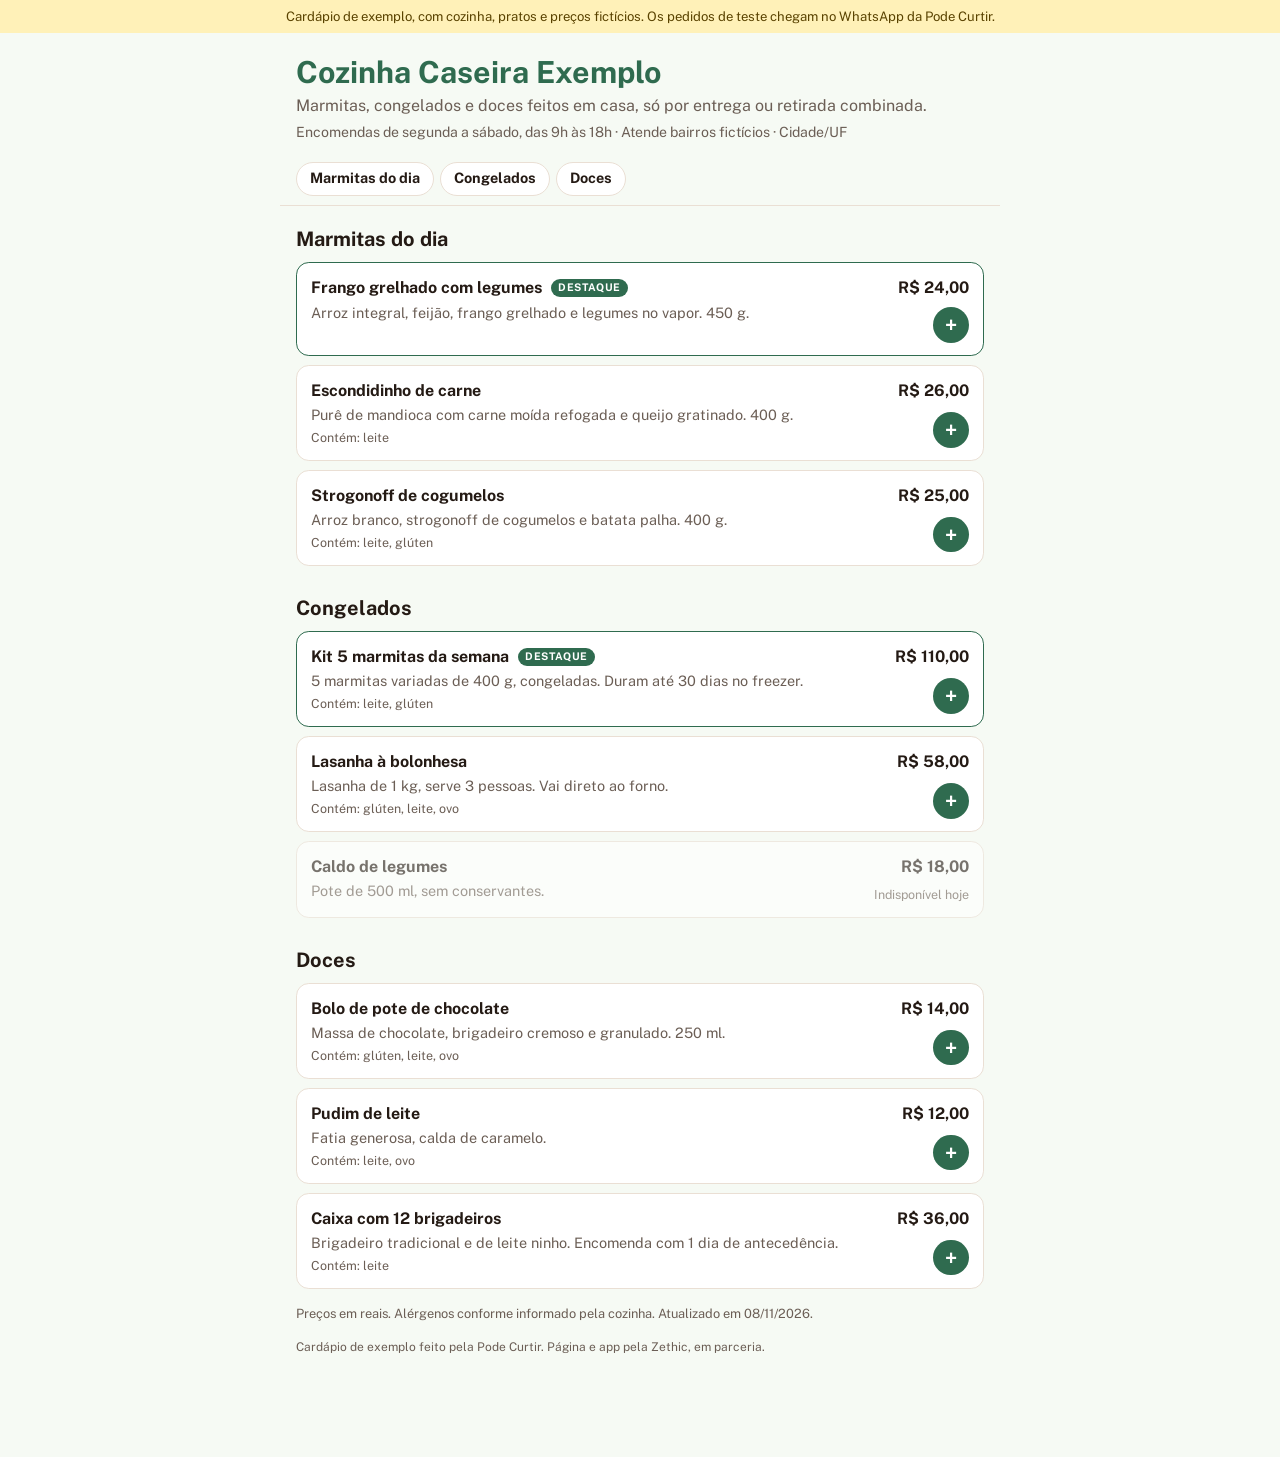
<file: cardapio/exemplo-delivery/index.html>
<!DOCTYPE html>
<html lang="pt-BR">
<head>
<meta charset="utf-8">
<meta name="viewport" content="width=device-width, initial-scale=1">
<meta http-equiv="Content-Security-Policy" content="default-src 'none'; script-src 'self'; style-src 'self'; img-src 'self' data:; font-src 'self'; manifest-src 'self'; connect-src 'none'; base-uri 'none'; form-action 'none'">
<title>Cardápio · Cozinha Caseira Exemplo</title>
<meta name="description" content="Marmitas, congelados e doces feitos em casa, só por entrega ou retirada combinada. Cardápio com pedido pelo WhatsApp.">
<meta name="robots" content="noindex">
<meta name="theme-color" content="#2F6B4F">
<link rel="manifest" href="manifest.webmanifest">
<link rel="icon" href="icone.svg" type="image/svg+xml">
<link rel="apple-touch-icon" href="icone.svg">
<link rel="stylesheet" href="/assets/css/cardapio.css?v=933f0ccc58">
<link rel="stylesheet" href="tema.css">
<script src="/assets/js/cardapio.js?v=fe0227403d" defer></script>
</head>
<body data-whatsapp="5519983310769" data-inicio="Olá! Pedido de teste pelo cardápio de exemplo de delivery da Pode Curtir:">
<p class="aviso">Cardápio de exemplo, com cozinha, pratos e preços fictícios. Os pedidos de teste chegam no WhatsApp da Pode Curtir.</p>
<header class="topo"><h1>Cozinha Caseira Exemplo</h1><p>Marmitas, congelados e doces feitos em casa, só por entrega ou retirada combinada.</p><p class="info">Encomendas de segunda a sábado, das 9h às 18h · Atende bairros fictícios · Cidade/UF</p></header>
<nav class="cats" aria-label="Categorias"><a href="#marmitas-do-dia">Marmitas do dia</a><a href="#congelados">Congelados</a><a href="#doces">Doces</a></nav>
<main><section id="marmitas-do-dia"><h2>Marmitas do dia</h2><ul><li class="item destaque" data-id="frango-grelhado-com-legumes" data-nome="Frango grelhado com legumes" data-preco="24.00"><div class="txt"><h3>Frango grelhado com legumes <span class="selo">Destaque</span></h3><p>Arroz integral, feijão, frango grelhado e legumes no vapor. 450 g.</p></div><div class="lado"><span class="preco">R$ 24,00</span><div class="qtd" data-id="frango-grelhado-com-legumes"><button type="button" class="menos" aria-label="Tirar um Frango grelhado com legumes" hidden>−</button><span class="n" hidden>0</span><button type="button" class="mais" aria-label="Pôr um Frango grelhado com legumes no pedido">+</button></div></div></li><li class="item" data-id="escondidinho-de-carne" data-nome="Escondidinho de carne" data-preco="26.00"><div class="txt"><h3>Escondidinho de carne</h3><p>Purê de mandioca com carne moída refogada e queijo gratinado. 400 g.</p><p class="alergenos">Contém: leite</p></div><div class="lado"><span class="preco">R$ 26,00</span><div class="qtd" data-id="escondidinho-de-carne"><button type="button" class="menos" aria-label="Tirar um Escondidinho de carne" hidden>−</button><span class="n" hidden>0</span><button type="button" class="mais" aria-label="Pôr um Escondidinho de carne no pedido">+</button></div></div></li><li class="item" data-id="strogonoff-de-cogumelos" data-nome="Strogonoff de cogumelos" data-preco="25.00"><div class="txt"><h3>Strogonoff de cogumelos</h3><p>Arroz branco, strogonoff de cogumelos e batata palha. 400 g.</p><p class="alergenos">Contém: leite, glúten</p></div><div class="lado"><span class="preco">R$ 25,00</span><div class="qtd" data-id="strogonoff-de-cogumelos"><button type="button" class="menos" aria-label="Tirar um Strogonoff de cogumelos" hidden>−</button><span class="n" hidden>0</span><button type="button" class="mais" aria-label="Pôr um Strogonoff de cogumelos no pedido">+</button></div></div></li></ul></section><section id="congelados"><h2>Congelados</h2><ul><li class="item destaque" data-id="kit-5-marmitas-da-semana" data-nome="Kit 5 marmitas da semana" data-preco="110.00"><div class="txt"><h3>Kit 5 marmitas da semana <span class="selo">Destaque</span></h3><p>5 marmitas variadas de 400 g, congeladas. Duram até 30 dias no freezer.</p><p class="alergenos">Contém: leite, glúten</p></div><div class="lado"><span class="preco">R$ 110,00</span><div class="qtd" data-id="kit-5-marmitas-da-semana"><button type="button" class="menos" aria-label="Tirar um Kit 5 marmitas da semana" hidden>−</button><span class="n" hidden>0</span><button type="button" class="mais" aria-label="Pôr um Kit 5 marmitas da semana no pedido">+</button></div></div></li><li class="item" data-id="lasanha-a-bolonhesa" data-nome="Lasanha à bolonhesa" data-preco="58.00"><div class="txt"><h3>Lasanha à bolonhesa</h3><p>Lasanha de 1 kg, serve 3 pessoas. Vai direto ao forno.</p><p class="alergenos">Contém: glúten, leite, ovo</p></div><div class="lado"><span class="preco">R$ 58,00</span><div class="qtd" data-id="lasanha-a-bolonhesa"><button type="button" class="menos" aria-label="Tirar um Lasanha à bolonhesa" hidden>−</button><span class="n" hidden>0</span><button type="button" class="mais" aria-label="Pôr um Lasanha à bolonhesa no pedido">+</button></div></div></li><li class="item fora" data-id="caldo-de-legumes" data-nome="Caldo de legumes" data-preco="18.00"><div class="txt"><h3>Caldo de legumes</h3><p>Pote de 500 ml, sem conservantes.</p></div><div class="lado"><span class="preco">R$ 18,00</span><span class="indisp">Indisponível hoje</span></div></li></ul></section><section id="doces"><h2>Doces</h2><ul><li class="item" data-id="bolo-de-pote-de-chocolate" data-nome="Bolo de pote de chocolate" data-preco="14.00"><div class="txt"><h3>Bolo de pote de chocolate</h3><p>Massa de chocolate, brigadeiro cremoso e granulado. 250 ml.</p><p class="alergenos">Contém: glúten, leite, ovo</p></div><div class="lado"><span class="preco">R$ 14,00</span><div class="qtd" data-id="bolo-de-pote-de-chocolate"><button type="button" class="menos" aria-label="Tirar um Bolo de pote de chocolate" hidden>−</button><span class="n" hidden>0</span><button type="button" class="mais" aria-label="Pôr um Bolo de pote de chocolate no pedido">+</button></div></div></li><li class="item" data-id="pudim-de-leite" data-nome="Pudim de leite" data-preco="12.00"><div class="txt"><h3>Pudim de leite</h3><p>Fatia generosa, calda de caramelo.</p><p class="alergenos">Contém: leite, ovo</p></div><div class="lado"><span class="preco">R$ 12,00</span><div class="qtd" data-id="pudim-de-leite"><button type="button" class="menos" aria-label="Tirar um Pudim de leite" hidden>−</button><span class="n" hidden>0</span><button type="button" class="mais" aria-label="Pôr um Pudim de leite no pedido">+</button></div></div></li><li class="item" data-id="caixa-com-12-brigadeiros" data-nome="Caixa com 12 brigadeiros" data-preco="36.00"><div class="txt"><h3>Caixa com 12 brigadeiros</h3><p>Brigadeiro tradicional e de leite ninho. Encomenda com 1 dia de antecedência.</p><p class="alergenos">Contém: leite</p></div><div class="lado"><span class="preco">R$ 36,00</span><div class="qtd" data-id="caixa-com-12-brigadeiros"><button type="button" class="menos" aria-label="Tirar um Caixa com 12 brigadeiros" hidden>−</button><span class="n" hidden>0</span><button type="button" class="mais" aria-label="Pôr um Caixa com 12 brigadeiros no pedido">+</button></div></div></li></ul></section>
<p class="nota">Preços em reais. Alérgenos conforme informado pela cozinha. Atualizado em 08/11/2026.</p>

</main>
<div class="barra" id="barra" hidden><button type="button" id="abrir">Ver pedido · <span id="barra-qtd">0</span> itens · <span id="barra-total">R$ 0,00</span></button></div>
<div class="painel" id="painel" role="dialog" aria-modal="true" aria-labelledby="t-pedido" hidden>
  <div class="caixa">
    <h2 id="t-pedido">Seu pedido</h2>
    <ul id="linhas"></ul>
    <p class="total">Total <span id="total">R$ 0,00</span></p>
    <label>Seu nome<input id="nome" autocomplete="name"></label>
    <fieldset><legend>Como prefere</legend>
      <label class="op"><input type="radio" name="tipo" value="Entrega" checked> Entrega</label>
      <label class="op"><input type="radio" name="tipo" value="Retirada combinada"> Retirada combinada</label>
    </fieldset>
    <label>Observação<textarea id="obs" rows="2"></textarea></label>
    <a class="enviar" id="enviar" href="https://wa.me/5519983310769" rel="noopener">Enviar pelo WhatsApp</a>
    <button type="button" class="fechar" id="fechar">Continuar escolhendo</button>
    <p class="nota">O pedido só vale depois que a cozinha confirmar pelo WhatsApp.</p>
  </div>
</div>
<footer class="rodape"><p>Cardápio de exemplo feito pela Pode Curtir. Página e app pela Zethic, em parceria.</p></footer>
</body>
</html>
</file>
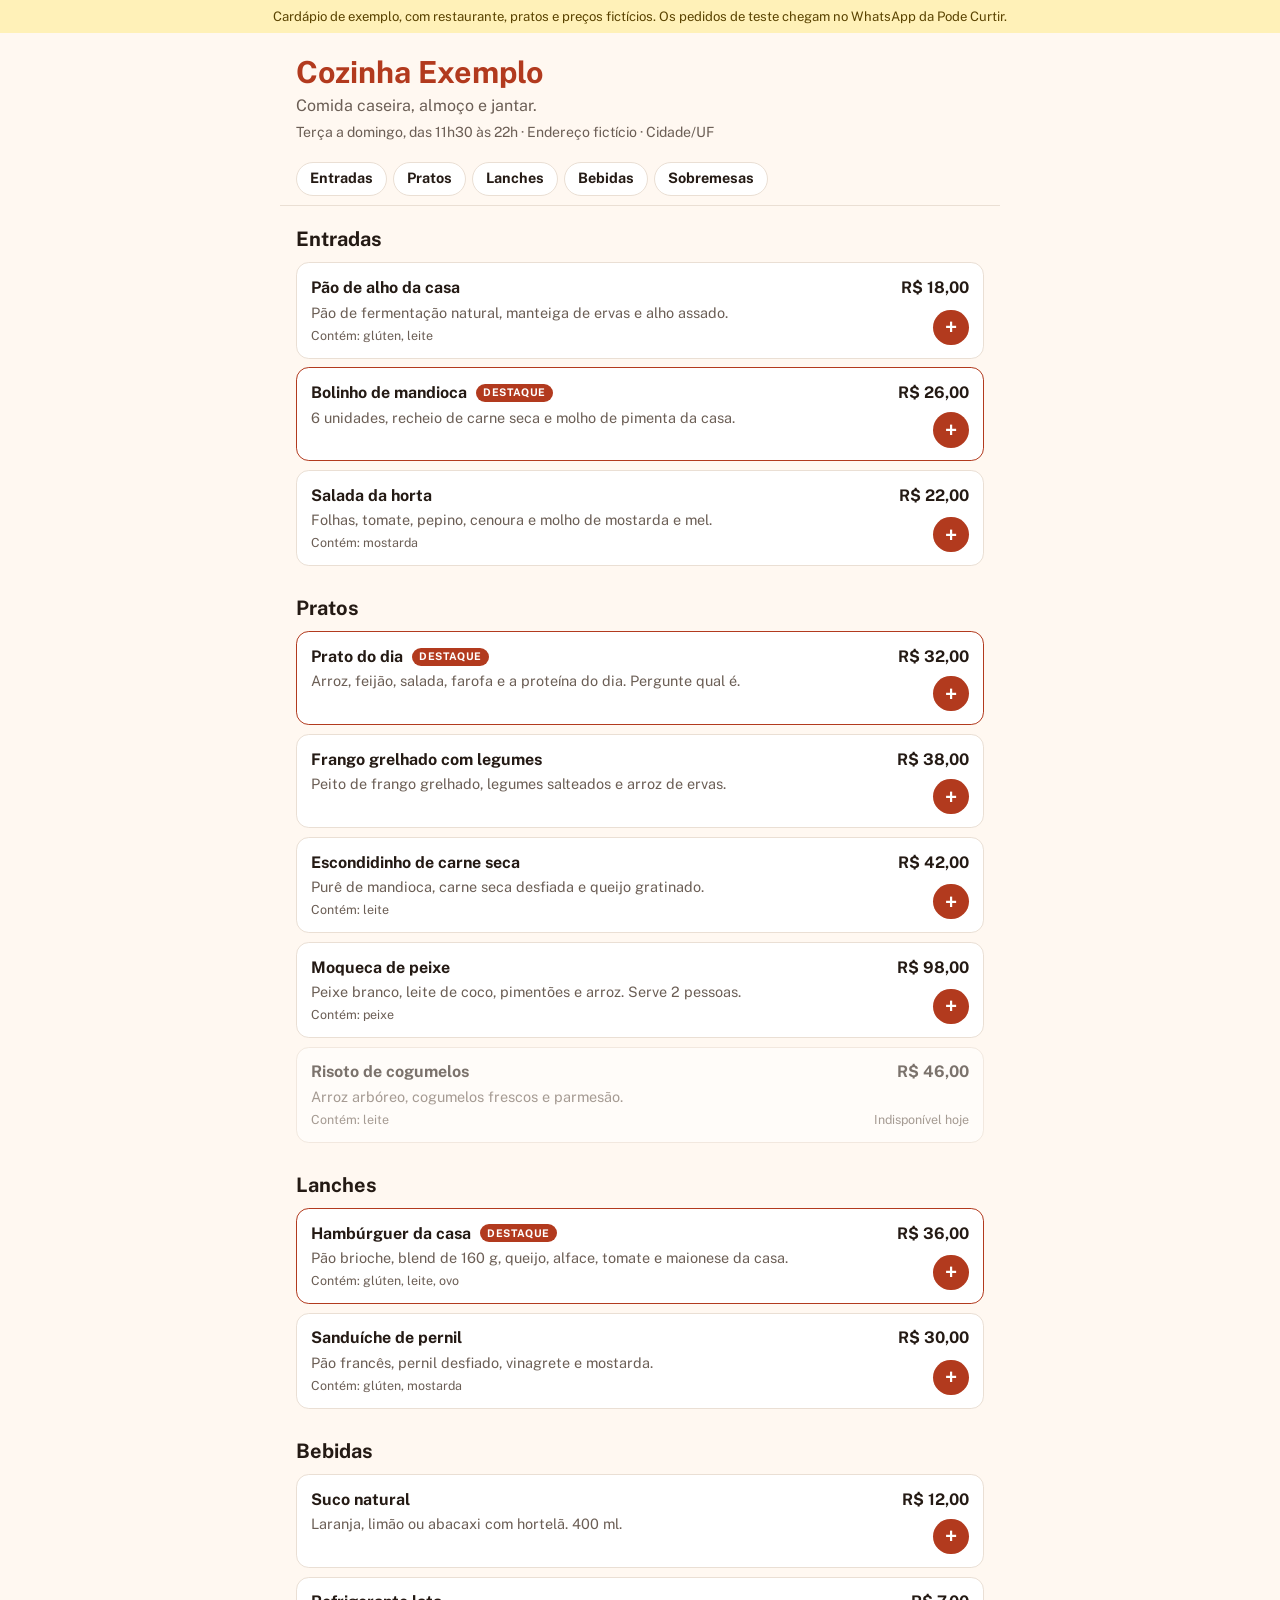
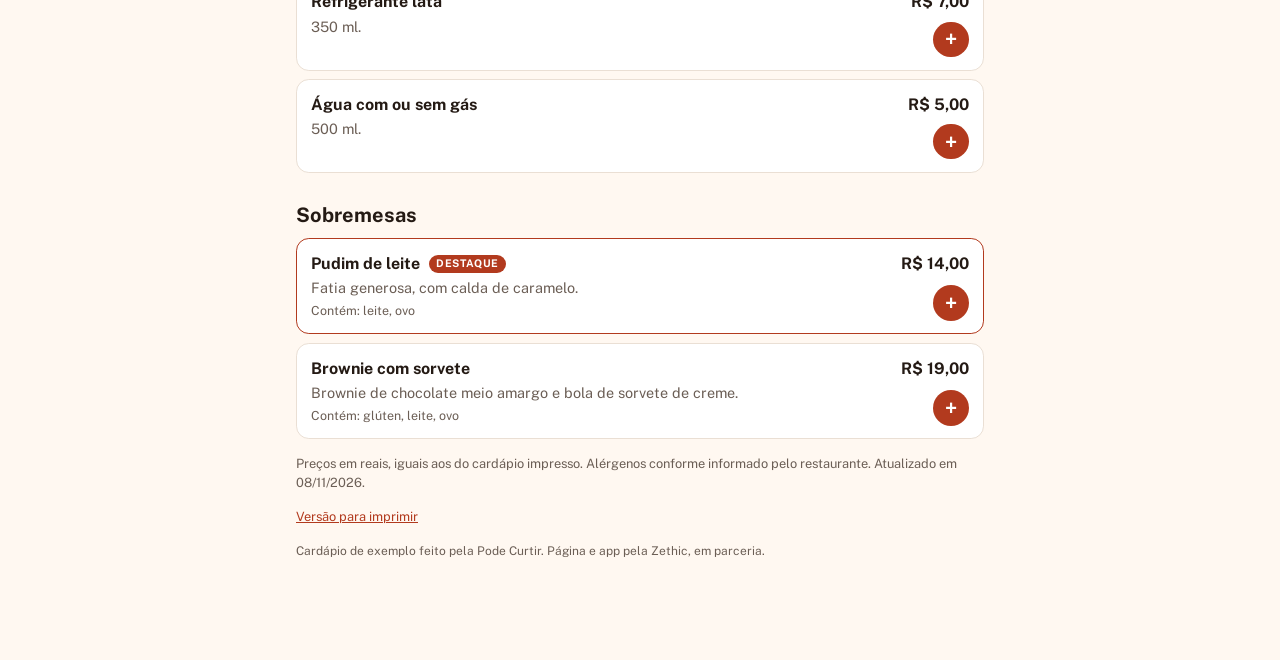
<file: cardapio/exemplo/index.html>
<!DOCTYPE html>
<html lang="pt-BR">
<head>
<meta charset="utf-8">
<meta name="viewport" content="width=device-width, initial-scale=1">
<meta http-equiv="Content-Security-Policy" content="default-src 'none'; script-src 'self'; style-src 'self'; img-src 'self' data:; font-src 'self'; manifest-src 'self'; connect-src 'none'; base-uri 'none'; form-action 'none'">
<title>Cardápio · Cozinha Exemplo</title>
<meta name="description" content="Comida caseira, almoço e jantar. Cardápio com pedido pelo WhatsApp.">
<meta name="robots" content="noindex">
<meta name="theme-color" content="#B23A1E">
<link rel="manifest" href="manifest.webmanifest">
<link rel="icon" href="icone.svg" type="image/svg+xml">
<link rel="apple-touch-icon" href="icone.svg">
<link rel="stylesheet" href="/assets/css/cardapio.css?v=933f0ccc58">
<link rel="stylesheet" href="tema.css">
<script src="/assets/js/cardapio.js?v=fe0227403d" defer></script>
</head>
<body data-whatsapp="5519983310769" data-inicio="Olá! Pedido de teste pelo cardápio de exemplo da Pode Curtir:">
<p class="aviso">Cardápio de exemplo, com restaurante, pratos e preços fictícios. Os pedidos de teste chegam no WhatsApp da Pode Curtir.</p>
<header class="topo"><h1>Cozinha Exemplo</h1><p>Comida caseira, almoço e jantar.</p><p class="info">Terça a domingo, das 11h30 às 22h · Endereço fictício · Cidade/UF</p></header>
<nav class="cats" aria-label="Categorias"><a href="#entradas">Entradas</a><a href="#pratos">Pratos</a><a href="#lanches">Lanches</a><a href="#bebidas">Bebidas</a><a href="#sobremesas">Sobremesas</a></nav>
<main><section id="entradas"><h2>Entradas</h2><ul><li class="item" data-id="pao-de-alho-da-casa" data-nome="Pão de alho da casa" data-preco="18.00"><div class="txt"><h3>Pão de alho da casa</h3><p>Pão de fermentação natural, manteiga de ervas e alho assado.</p><p class="alergenos">Contém: glúten, leite</p></div><div class="lado"><span class="preco">R$ 18,00</span><div class="qtd" data-id="pao-de-alho-da-casa"><button type="button" class="menos" aria-label="Tirar um Pão de alho da casa" hidden>−</button><span class="n" hidden>0</span><button type="button" class="mais" aria-label="Pôr um Pão de alho da casa no pedido">+</button></div></div></li><li class="item destaque" data-id="bolinho-de-mandioca" data-nome="Bolinho de mandioca" data-preco="26.00"><div class="txt"><h3>Bolinho de mandioca <span class="selo">Destaque</span></h3><p>6 unidades, recheio de carne seca e molho de pimenta da casa.</p></div><div class="lado"><span class="preco">R$ 26,00</span><div class="qtd" data-id="bolinho-de-mandioca"><button type="button" class="menos" aria-label="Tirar um Bolinho de mandioca" hidden>−</button><span class="n" hidden>0</span><button type="button" class="mais" aria-label="Pôr um Bolinho de mandioca no pedido">+</button></div></div></li><li class="item" data-id="salada-da-horta" data-nome="Salada da horta" data-preco="22.00"><div class="txt"><h3>Salada da horta</h3><p>Folhas, tomate, pepino, cenoura e molho de mostarda e mel.</p><p class="alergenos">Contém: mostarda</p></div><div class="lado"><span class="preco">R$ 22,00</span><div class="qtd" data-id="salada-da-horta"><button type="button" class="menos" aria-label="Tirar um Salada da horta" hidden>−</button><span class="n" hidden>0</span><button type="button" class="mais" aria-label="Pôr um Salada da horta no pedido">+</button></div></div></li></ul></section><section id="pratos"><h2>Pratos</h2><ul><li class="item destaque" data-id="prato-do-dia" data-nome="Prato do dia" data-preco="32.00"><div class="txt"><h3>Prato do dia <span class="selo">Destaque</span></h3><p>Arroz, feijão, salada, farofa e a proteína do dia. Pergunte qual é.</p></div><div class="lado"><span class="preco">R$ 32,00</span><div class="qtd" data-id="prato-do-dia"><button type="button" class="menos" aria-label="Tirar um Prato do dia" hidden>−</button><span class="n" hidden>0</span><button type="button" class="mais" aria-label="Pôr um Prato do dia no pedido">+</button></div></div></li><li class="item" data-id="frango-grelhado-com-legumes" data-nome="Frango grelhado com legumes" data-preco="38.00"><div class="txt"><h3>Frango grelhado com legumes</h3><p>Peito de frango grelhado, legumes salteados e arroz de ervas.</p></div><div class="lado"><span class="preco">R$ 38,00</span><div class="qtd" data-id="frango-grelhado-com-legumes"><button type="button" class="menos" aria-label="Tirar um Frango grelhado com legumes" hidden>−</button><span class="n" hidden>0</span><button type="button" class="mais" aria-label="Pôr um Frango grelhado com legumes no pedido">+</button></div></div></li><li class="item" data-id="escondidinho-de-carne-seca" data-nome="Escondidinho de carne seca" data-preco="42.00"><div class="txt"><h3>Escondidinho de carne seca</h3><p>Purê de mandioca, carne seca desfiada e queijo gratinado.</p><p class="alergenos">Contém: leite</p></div><div class="lado"><span class="preco">R$ 42,00</span><div class="qtd" data-id="escondidinho-de-carne-seca"><button type="button" class="menos" aria-label="Tirar um Escondidinho de carne seca" hidden>−</button><span class="n" hidden>0</span><button type="button" class="mais" aria-label="Pôr um Escondidinho de carne seca no pedido">+</button></div></div></li><li class="item" data-id="moqueca-de-peixe" data-nome="Moqueca de peixe" data-preco="98.00"><div class="txt"><h3>Moqueca de peixe</h3><p>Peixe branco, leite de coco, pimentões e arroz. Serve 2 pessoas.</p><p class="alergenos">Contém: peixe</p></div><div class="lado"><span class="preco">R$ 98,00</span><div class="qtd" data-id="moqueca-de-peixe"><button type="button" class="menos" aria-label="Tirar um Moqueca de peixe" hidden>−</button><span class="n" hidden>0</span><button type="button" class="mais" aria-label="Pôr um Moqueca de peixe no pedido">+</button></div></div></li><li class="item fora" data-id="risoto-de-cogumelos" data-nome="Risoto de cogumelos" data-preco="46.00"><div class="txt"><h3>Risoto de cogumelos</h3><p>Arroz arbóreo, cogumelos frescos e parmesão.</p><p class="alergenos">Contém: leite</p></div><div class="lado"><span class="preco">R$ 46,00</span><span class="indisp">Indisponível hoje</span></div></li></ul></section><section id="lanches"><h2>Lanches</h2><ul><li class="item destaque" data-id="hamburguer-da-casa" data-nome="Hambúrguer da casa" data-preco="36.00"><div class="txt"><h3>Hambúrguer da casa <span class="selo">Destaque</span></h3><p>Pão brioche, blend de 160 g, queijo, alface, tomate e maionese da casa.</p><p class="alergenos">Contém: glúten, leite, ovo</p></div><div class="lado"><span class="preco">R$ 36,00</span><div class="qtd" data-id="hamburguer-da-casa"><button type="button" class="menos" aria-label="Tirar um Hambúrguer da casa" hidden>−</button><span class="n" hidden>0</span><button type="button" class="mais" aria-label="Pôr um Hambúrguer da casa no pedido">+</button></div></div></li><li class="item" data-id="sanduiche-de-pernil" data-nome="Sanduíche de pernil" data-preco="30.00"><div class="txt"><h3>Sanduíche de pernil</h3><p>Pão francês, pernil desfiado, vinagrete e mostarda.</p><p class="alergenos">Contém: glúten, mostarda</p></div><div class="lado"><span class="preco">R$ 30,00</span><div class="qtd" data-id="sanduiche-de-pernil"><button type="button" class="menos" aria-label="Tirar um Sanduíche de pernil" hidden>−</button><span class="n" hidden>0</span><button type="button" class="mais" aria-label="Pôr um Sanduíche de pernil no pedido">+</button></div></div></li></ul></section><section id="bebidas"><h2>Bebidas</h2><ul><li class="item" data-id="suco-natural" data-nome="Suco natural" data-preco="12.00"><div class="txt"><h3>Suco natural</h3><p>Laranja, limão ou abacaxi com hortelã. 400 ml.</p></div><div class="lado"><span class="preco">R$ 12,00</span><div class="qtd" data-id="suco-natural"><button type="button" class="menos" aria-label="Tirar um Suco natural" hidden>−</button><span class="n" hidden>0</span><button type="button" class="mais" aria-label="Pôr um Suco natural no pedido">+</button></div></div></li><li class="item" data-id="refrigerante-lata" data-nome="Refrigerante lata" data-preco="7.00"><div class="txt"><h3>Refrigerante lata</h3><p>350 ml.</p></div><div class="lado"><span class="preco">R$ 7,00</span><div class="qtd" data-id="refrigerante-lata"><button type="button" class="menos" aria-label="Tirar um Refrigerante lata" hidden>−</button><span class="n" hidden>0</span><button type="button" class="mais" aria-label="Pôr um Refrigerante lata no pedido">+</button></div></div></li><li class="item" data-id="agua-com-ou-sem-gas" data-nome="Água com ou sem gás" data-preco="5.00"><div class="txt"><h3>Água com ou sem gás</h3><p>500 ml.</p></div><div class="lado"><span class="preco">R$ 5,00</span><div class="qtd" data-id="agua-com-ou-sem-gas"><button type="button" class="menos" aria-label="Tirar um Água com ou sem gás" hidden>−</button><span class="n" hidden>0</span><button type="button" class="mais" aria-label="Pôr um Água com ou sem gás no pedido">+</button></div></div></li></ul></section><section id="sobremesas"><h2>Sobremesas</h2><ul><li class="item destaque" data-id="pudim-de-leite" data-nome="Pudim de leite" data-preco="14.00"><div class="txt"><h3>Pudim de leite <span class="selo">Destaque</span></h3><p>Fatia generosa, com calda de caramelo.</p><p class="alergenos">Contém: leite, ovo</p></div><div class="lado"><span class="preco">R$ 14,00</span><div class="qtd" data-id="pudim-de-leite"><button type="button" class="menos" aria-label="Tirar um Pudim de leite" hidden>−</button><span class="n" hidden>0</span><button type="button" class="mais" aria-label="Pôr um Pudim de leite no pedido">+</button></div></div></li><li class="item" data-id="brownie-com-sorvete" data-nome="Brownie com sorvete" data-preco="19.00"><div class="txt"><h3>Brownie com sorvete</h3><p>Brownie de chocolate meio amargo e bola de sorvete de creme.</p><p class="alergenos">Contém: glúten, leite, ovo</p></div><div class="lado"><span class="preco">R$ 19,00</span><div class="qtd" data-id="brownie-com-sorvete"><button type="button" class="menos" aria-label="Tirar um Brownie com sorvete" hidden>−</button><span class="n" hidden>0</span><button type="button" class="mais" aria-label="Pôr um Brownie com sorvete no pedido">+</button></div></div></li></ul></section>
<p class="nota">Preços em reais, iguais aos do cardápio impresso. Alérgenos conforme informado pelo restaurante. Atualizado em 08/11/2026.</p>
<p class="nota"><a href="imprimir/">Versão para imprimir</a></p>
</main>
<div class="barra" id="barra" hidden><button type="button" id="abrir">Ver pedido · <span id="barra-qtd">0</span> itens · <span id="barra-total">R$ 0,00</span></button></div>
<div class="painel" id="painel" role="dialog" aria-modal="true" aria-labelledby="t-pedido" hidden>
  <div class="caixa">
    <h2 id="t-pedido">Seu pedido</h2>
    <ul id="linhas"></ul>
    <p class="total">Total <span id="total">R$ 0,00</span></p>
    <label>Seu nome<input id="nome" autocomplete="name"></label>
    <fieldset><legend>Como prefere</legend>
      <label class="op"><input type="radio" name="tipo" value="Retirar no balcão" checked> Retirar no balcão</label>
      <label class="op"><input type="radio" name="tipo" value="Entrega"> Entrega</label>
      <label class="op"><input type="radio" name="tipo" value="Comer aqui"> Comer aqui</label>
    </fieldset>
    <label>Observação<textarea id="obs" rows="2"></textarea></label>
    <a class="enviar" id="enviar" href="https://wa.me/5519983310769" rel="noopener">Enviar pelo WhatsApp</a>
    <button type="button" class="fechar" id="fechar">Continuar escolhendo</button>
    <p class="nota">O pedido só vale depois que o restaurante confirmar pelo WhatsApp.</p>
  </div>
</div>
<footer class="rodape"><p>Cardápio de exemplo feito pela Pode Curtir. Página e app pela Zethic, em parceria.</p></footer>
</body>
</html>
</file>
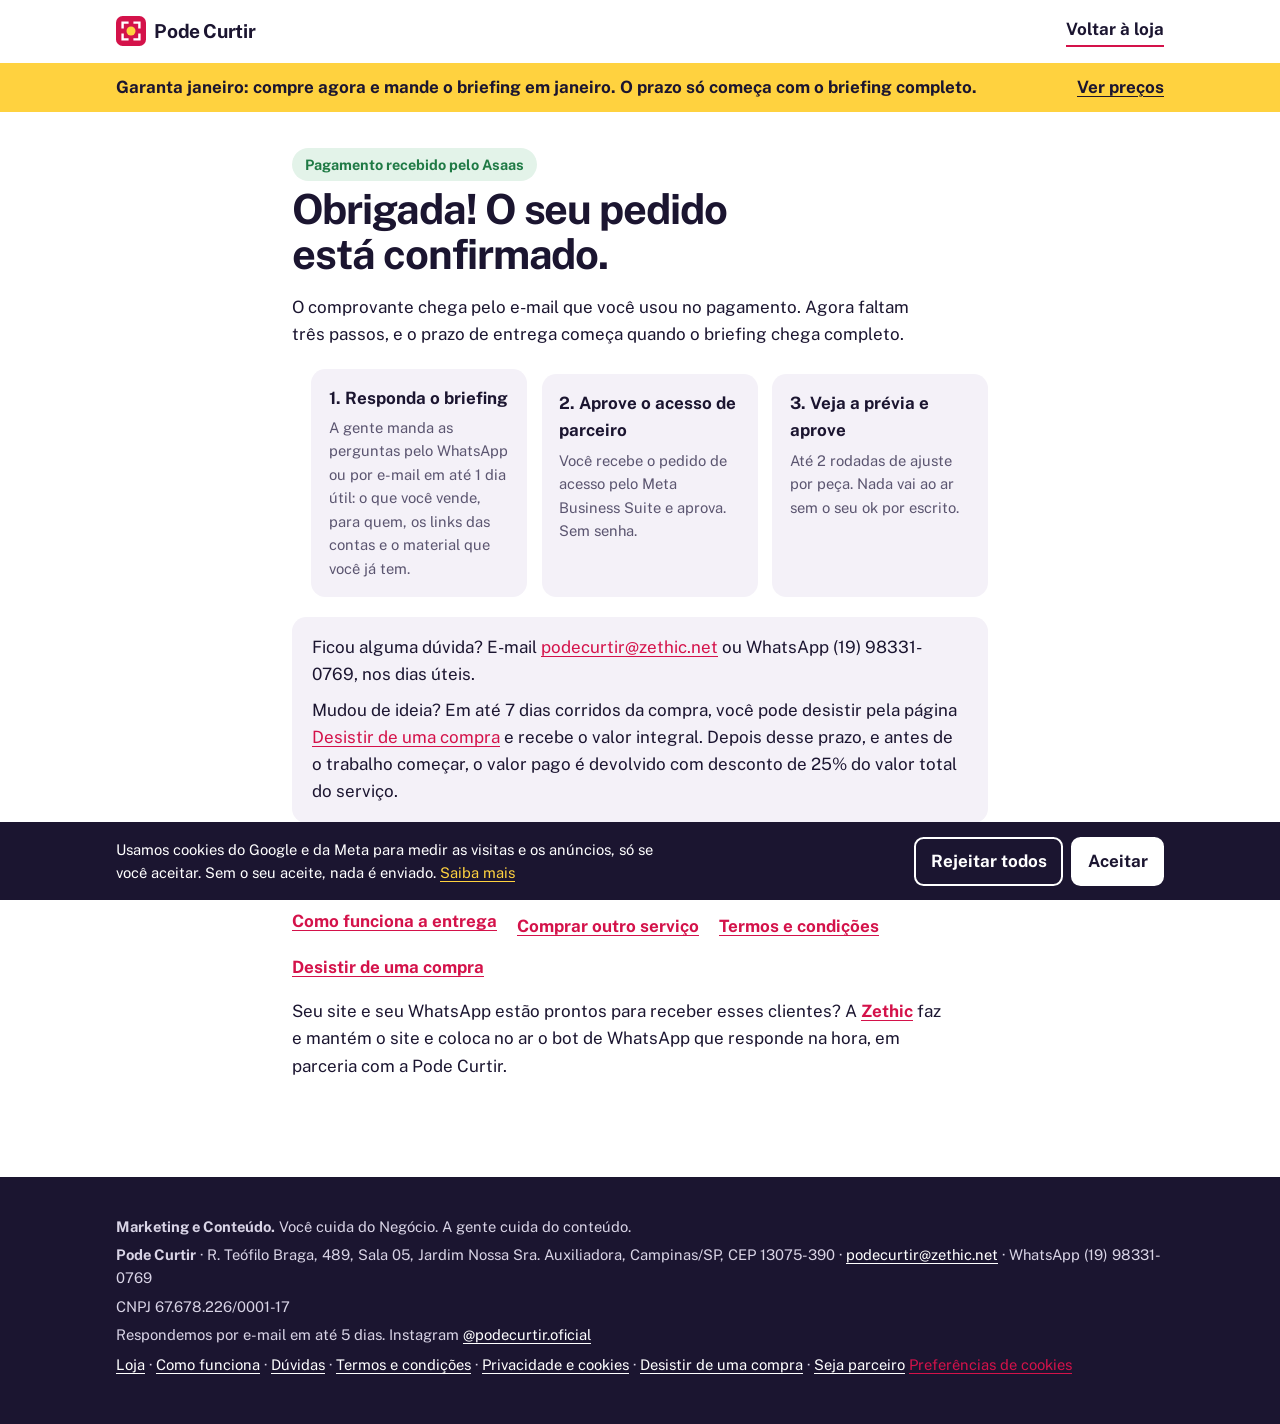
<file: loja/obrigado/index.html>
<!DOCTYPE html>
<html lang="pt-BR">
<head>
<meta charset="utf-8">
<meta name="viewport" content="width=device-width, initial-scale=1">
<title>Pedido recebido | Pode Curtir</title>
<meta name="description" content="Confirmação do pedido na loja da Pode Curtir e os próximos passos.">
<meta http-equiv="Content-Security-Policy" content="default-src 'none'; script-src 'self' https://connect.facebook.net https://www.googletagmanager.com; img-src 'self' https://www.facebook.com https://*.google-analytics.com https://*.googletagmanager.com; font-src 'self'; style-src 'self'; connect-src 'self' https://script.google.com https://script.googleusercontent.com https://jessicagessoli.app.n8n.cloud https://www.facebook.com https://*.google-analytics.com https://*.analytics.google.com https://*.googletagmanager.com; base-uri 'none'; form-action 'none'">
<meta name="color-scheme" content="light">
<link rel="canonical" href="https://podecurtir.zethic.net/loja/obrigado/">
<meta name="robots" content="noindex, nofollow">
<link rel="icon" href="/assets/img/podecurtir-icone.svg" type="image/svg+xml">
<link rel="preload" href="/assets/fonts/public-sans-latin-700-normal.woff2" as="font" type="font/woff2" crossorigin>
<link rel="stylesheet" href="/assets/css/podecurtir.css?v=9e5d631359">
<link rel="stylesheet" href="/assets/css/podecurtir-loja.css?v=82f3a208a4">
<script src="/assets/js/podecurtir-config.js?v=f3eea99baa" defer></script>
<script src="/assets/js/podecurtir-comum.js?v=b9f080df6b" defer></script>
</head>
<body>
<a class="skip" href="#conteudo">Ir para o conteúdo</a>
<header class="top">
  <div class="wrap">
    <a class="mark" href="/">Pode Curtir</a>
    <a class="top-cta" href="/#loja">Voltar à loja</a>
  </div>
</header>

<main id="conteudo" class="doc" data-obrigado>
  <div class="wrap">
    <div data-tipo="compra">
      <span class="ok">Pagamento recebido pelo Asaas</span>
      <h1>Obrigada! O seu pedido está confirmado.</h1>
      <p>O comprovante chega pelo e-mail que você usou no pagamento. Agora faltam três passos, e o prazo de entrega começa quando o briefing chega completo.</p>
      <ul class="proximos">
        <li><strong>1. Responda o briefing</strong><p>A gente manda as perguntas pelo WhatsApp ou por e-mail em até 1 dia útil: o que você vende, para quem, os links das contas e o material que você já tem.</p></li>
        <li><strong>2. Aprove o acesso de parceiro</strong><p>Você recebe o pedido de acesso pelo Meta Business Suite e aprova. Sem senha.</p></li>
        <li><strong>3. Veja a prévia e aprove</strong><p>Até 2 rodadas de ajuste por peça. Nada vai ao ar sem o seu ok por escrito.</p></li>
      </ul>
    </div>
    <div data-tipo="proposta" hidden>
      <span class="ok">Pedido de proposta recebido</span>
      <h1>Obrigada! O seu pedido de proposta chegou.</h1>
      <p>A proposta chega por escrito em até 3 dias úteis, com escopo, prazo e valor de cada parte, numa proposta só.</p>
    </div>
    <div class="caixa">
      <p>Ficou alguma dúvida? E-mail <a href="mailto:podecurtir@zethic.net">podecurtir@zethic.net</a> ou WhatsApp (19) 98331-0769, nos dias úteis.</p>
      <p>Mudou de ideia? Em até 7 dias corridos da compra, você pode desistir pela página <a href="/desistencia/">Desistir de uma compra</a> e recebe o valor integral. Depois desse prazo, e antes de o trabalho começar, o valor pago é devolvido com desconto de 25% do valor total do serviço.</p>
    </div>
  </div>
  <nav class="wrap seguir" aria-label="Continue por aqui">
    <h2>Continue por aqui</h2>
    <ul>
      <li><a href="/#como">Como funciona a entrega</a></li>
      <li><a href="/#loja">Comprar outro serviço</a></li>
      <li><a href="/termos/">Termos e condições</a></li>
      <li><a href="/desistencia/">Desistir de uma compra</a></li>
    </ul>
    <!-- Venda casada (07/11/2026): a Pode Curtir traz o público; a Zethic deixa site e WhatsApp prontos para atender. -->
    <p>Seu site e seu WhatsApp estão prontos para receber esses clientes? A <a href="https://zethic.net/para-o-seu-negocio?utm_source=podecurtir&amp;utm_campaign=obrigado#sem-site">Zethic</a> faz e mantém o site e coloca no ar o bot de WhatsApp que responde na hora, em parceria com a Pode Curtir.</p>
  </nav>
</main>

<footer class="ident">
  <div class="wrap">
    <p class="slogan"><strong>Marketing e Conteúdo.</strong> Você cuida do Negócio. A gente cuida do conteúdo.</p>
    <p><strong>Pode Curtir</strong> · R. Teófilo Braga, 489, Sala 05, Jardim Nossa Sra. Auxiliadora, Campinas/SP, CEP 13075-390 · <a href="mailto:podecurtir@zethic.net">podecurtir@zethic.net</a> · WhatsApp (19) 98331-0769</p>
    <p data-cnpj hidden>CNPJ <span></span></p>
    <p>Respondemos por e-mail em até 5 dias. Instagram <a href="https://www.instagram.com/podecurtir.oficial/" rel="noopener">@podecurtir.oficial</a></p>
    <p class="mapa"><a href="/#loja">Loja</a> · <a href="/#como">Como funciona</a> · <a href="/#duvidas">Dúvidas</a> · <a href="/termos/">Termos e condições</a> · <a href="/privacidade/" data-link-privacidade>Privacidade e cookies</a> · <a href="/desistencia/">Desistir de uma compra</a> · <a href="/parceiros/">Seja parceiro</a> <button class="linkbtn" type="button" data-preferencias-cookies hidden>Preferências de cookies</button></p>
  </div>
</footer>
</body>
</html>
</file>
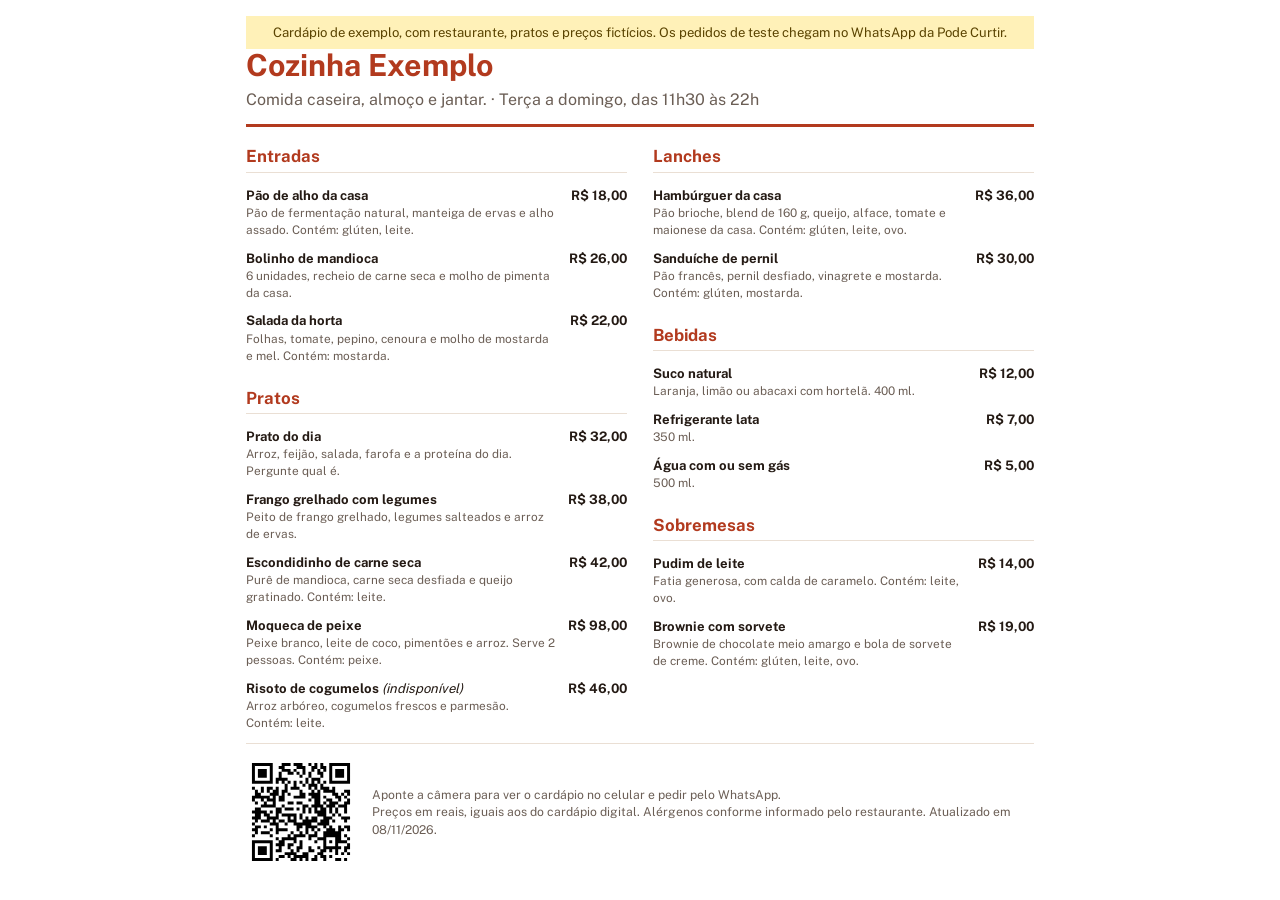
<file: cardapio/exemplo/imprimir/index.html>
<!DOCTYPE html>
<html lang="pt-BR">
<head>
<meta charset="utf-8">
<meta name="viewport" content="width=device-width, initial-scale=1">
<meta http-equiv="Content-Security-Policy" content="default-src 'none'; script-src 'self'; style-src 'self'; img-src 'self' data:; font-src 'self'; manifest-src 'self'; connect-src 'none'; base-uri 'none'; form-action 'none'">
<title>Cardápio impresso · Cozinha Exemplo</title>
<meta name="robots" content="noindex">
<link rel="stylesheet" href="/assets/css/cardapio.css?v=933f0ccc58">
<link rel="stylesheet" href="../tema.css">
</head>
<body class="impresso">
<p class="aviso">Cardápio de exemplo, com restaurante, pratos e preços fictícios. Os pedidos de teste chegam no WhatsApp da Pode Curtir.</p>
<header class="topo"><h1>Cozinha Exemplo</h1><p>Comida caseira, almoço e jantar. · Terça a domingo, das 11h30 às 22h</p></header>
<div class="colunas"><section><h2>Entradas</h2><ul><li><div><b>Pão de alho da casa</b><span>Pão de fermentação natural, manteiga de ervas e alho assado. Contém: glúten, leite.</span></div><b class="p">R$ 18,00</b></li><li><div><b>Bolinho de mandioca</b><span>6 unidades, recheio de carne seca e molho de pimenta da casa.</span></div><b class="p">R$ 26,00</b></li><li><div><b>Salada da horta</b><span>Folhas, tomate, pepino, cenoura e molho de mostarda e mel. Contém: mostarda.</span></div><b class="p">R$ 22,00</b></li></ul></section><section><h2>Pratos</h2><ul><li><div><b>Prato do dia</b><span>Arroz, feijão, salada, farofa e a proteína do dia. Pergunte qual é.</span></div><b class="p">R$ 32,00</b></li><li><div><b>Frango grelhado com legumes</b><span>Peito de frango grelhado, legumes salteados e arroz de ervas.</span></div><b class="p">R$ 38,00</b></li><li><div><b>Escondidinho de carne seca</b><span>Purê de mandioca, carne seca desfiada e queijo gratinado. Contém: leite.</span></div><b class="p">R$ 42,00</b></li><li><div><b>Moqueca de peixe</b><span>Peixe branco, leite de coco, pimentões e arroz. Serve 2 pessoas. Contém: peixe.</span></div><b class="p">R$ 98,00</b></li><li><div><b>Risoto de cogumelos</b> <i>(indisponível)</i><span>Arroz arbóreo, cogumelos frescos e parmesão. Contém: leite.</span></div><b class="p">R$ 46,00</b></li></ul></section><section><h2>Lanches</h2><ul><li><div><b>Hambúrguer da casa</b><span>Pão brioche, blend de 160 g, queijo, alface, tomate e maionese da casa. Contém: glúten, leite, ovo.</span></div><b class="p">R$ 36,00</b></li><li><div><b>Sanduíche de pernil</b><span>Pão francês, pernil desfiado, vinagrete e mostarda. Contém: glúten, mostarda.</span></div><b class="p">R$ 30,00</b></li></ul></section><section><h2>Bebidas</h2><ul><li><div><b>Suco natural</b><span>Laranja, limão ou abacaxi com hortelã. 400 ml.</span></div><b class="p">R$ 12,00</b></li><li><div><b>Refrigerante lata</b><span>350 ml.</span></div><b class="p">R$ 7,00</b></li><li><div><b>Água com ou sem gás</b><span>500 ml.</span></div><b class="p">R$ 5,00</b></li></ul></section><section><h2>Sobremesas</h2><ul><li><div><b>Pudim de leite</b><span>Fatia generosa, com calda de caramelo. Contém: leite, ovo.</span></div><b class="p">R$ 14,00</b></li><li><div><b>Brownie com sorvete</b><span>Brownie de chocolate meio amargo e bola de sorvete de creme. Contém: glúten, leite, ovo.</span></div><b class="p">R$ 19,00</b></li></ul></section></div>
<div class="qr-bloco"><img src="../qr.svg" alt="QR code do cardápio digital" width="110" height="110"><p>Aponte a câmera para ver o cardápio no celular e pedir pelo WhatsApp.<br>Preços em reais, iguais aos do cardápio digital. Alérgenos conforme informado pelo restaurante. Atualizado em 08/11/2026.</p></div>
</body>
</html>
</file>
<file: assets/css/podecurtir.css>
/* Pode Curtir — marketing e conteúdo (desde 12/11/2026; antes "foto e vídeo prontos para postar"). Site: podecurtir.zethic.net. */
@font-face{font-family:"Public Sans";font-style:normal;font-weight:400;font-display:swap;src:url(/assets/fonts/public-sans-latin-400-normal.woff2) format("woff2");unicode-range:U+0000-00FF,U+0131,U+0152-0153,U+02BB-02BC,U+02C6,U+02DA,U+02DC,U+0304,U+0308,U+0329,U+2000-206F,U+2074,U+20AC,U+2122,U+2191,U+2193,U+2212,U+2215,U+FEFF,U+FFFD}
@font-face{font-family:"Public Sans";font-style:normal;font-weight:400;font-display:swap;src:url(/assets/fonts/public-sans-latin-ext-400-normal.woff2) format("woff2");unicode-range:U+0100-02AF,U+0304,U+0308,U+0329,U+1E00-1E9F,U+1EF2-1EFF,U+2020,U+20A0-20AB,U+20AD-20C0,U+2113,U+2C60-2C7F,U+A720-A7FF}
@font-face{font-family:"Public Sans";font-style:normal;font-weight:700;font-display:swap;src:url(/assets/fonts/public-sans-latin-700-normal.woff2) format("woff2");unicode-range:U+0000-00FF,U+0131,U+0152-0153,U+02BB-02BC,U+02C6,U+02DA,U+02DC,U+0304,U+0308,U+0329,U+2000-206F,U+2074,U+20AC,U+2122,U+2191,U+2193,U+2212,U+2215,U+FEFF,U+FFFD}
@font-face{font-family:"Public Sans";font-style:normal;font-weight:700;font-display:swap;src:url(/assets/fonts/public-sans-latin-ext-700-normal.woff2) format("woff2");unicode-range:U+0100-02AF,U+0304,U+0308,U+0329,U+1E00-1E9F,U+1EF2-1EFF,U+2020,U+20A0-20AB,U+20AD-20C0,U+2113,U+2C60-2C7F,U+A720-A7FF}

:root{
  --rosa:#D4124A; --rosa-escuro:#A80E3A; --flash:#FFD23F;
  --tinta:#1B1530; --cinza:#5B5570; --lilas:#F4F1F8; --branco:#FFFFFF;
  --linha:rgba(27,21,48,.14);
  --sans:"Public Sans",system-ui,-apple-system,"Segoe UI",sans-serif;
}
*,*::before,*::after{box-sizing:border-box}
html{-webkit-text-size-adjust:100%;scroll-behavior:smooth}
@media (prefers-reduced-motion:reduce){html{scroll-behavior:auto}}
body{margin:0;background:var(--branco);color:var(--tinta);font:400 1.0625rem/1.6 var(--sans);overflow-wrap:break-word}
a{color:var(--rosa);text-underline-offset:.18em}
a:hover{color:var(--rosa-escuro)}
:focus-visible{outline:3px solid var(--tinta);outline-offset:3px;border-radius:2px}
.skip{position:absolute;left:-999px;top:0;background:var(--tinta);color:var(--branco);padding:.6rem 1rem;z-index:10}
.skip:focus{left:1rem;top:1rem}
.wrap{width:100%;max-width:68rem;margin:0 auto;padding:0 1.25rem}

/* Topo */
.top .wrap{display:flex;flex-wrap:wrap;align-items:center;justify-content:space-between;gap:.6rem 1.25rem;padding-top:1rem;padding-bottom:1rem}
.mark{display:inline-flex;align-items:center;gap:.5rem;font-weight:700;font-size:1.2rem;letter-spacing:-.02em;color:var(--tinta);text-decoration:none}
.mark::before{content:"";flex:none;width:1.9rem;height:1.9rem;background:url(/assets/img/podecurtir-icone.svg) center/contain no-repeat}
.top-cta{font-weight:700;text-decoration:none;color:var(--tinta);border-bottom:2px solid var(--rosa);padding-bottom:.1rem}
.top-cta:hover{color:var(--rosa)}

/* Abertura: visor de câmera */
.hero{background:var(--rosa);color:var(--branco);padding:2.5rem 0 3rem}
.visor{position:relative;padding:clamp(2rem,5vw,3.75rem) clamp(1.25rem,5vw,3.5rem);
  background:
    linear-gradient(var(--branco),var(--branco)) top left/2.2rem 3px no-repeat,
    linear-gradient(var(--branco),var(--branco)) top left/3px 2.2rem no-repeat,
    linear-gradient(var(--branco),var(--branco)) top right/2.2rem 3px no-repeat,
    linear-gradient(var(--branco),var(--branco)) top right/3px 2.2rem no-repeat,
    linear-gradient(var(--branco),var(--branco)) bottom left/2.2rem 3px no-repeat,
    linear-gradient(var(--branco),var(--branco)) bottom left/3px 2.2rem no-repeat,
    linear-gradient(var(--branco),var(--branco)) bottom right/2.2rem 3px no-repeat,
    linear-gradient(var(--branco),var(--branco)) bottom right/3px 2.2rem no-repeat}
.rec{display:inline-flex;align-items:center;gap:.5rem;margin:0 0 1.25rem;font-weight:700;font-size:.95rem}
.rec::before{content:"";width:.75rem;height:.75rem;border-radius:50%;background:var(--flash);animation:pisca 1.6s steps(2,start) infinite}
@keyframes pisca{to{visibility:hidden}}
@media (prefers-reduced-motion:reduce){.rec::before{animation:none}}
.hero h1{font-weight:700;font-size:clamp(2.6rem,8vw,5.6rem);line-height:.98;letter-spacing:-.035em;margin:0 0 1.25rem;max-width:12ch}
.hero .lede{font-size:clamp(1.1rem,2vw,1.3rem);margin:0 0 2rem;max-width:44ch}
.actions{display:flex;flex-wrap:wrap;gap:.75rem}
.btn{display:inline-block;padding:.9rem 1.35rem;border-radius:999px;font-weight:700;text-decoration:none}
.btn.cheio{background:var(--branco);color:var(--rosa)}
.btn.cheio:hover{background:var(--flash);color:var(--tinta)}
.btn.contorno{border:2px solid var(--branco);color:var(--branco)}
.btn.contorno:hover{background:var(--branco);color:var(--rosa)}

/* Seções */
section{padding:4rem 0}
section.alt{background:var(--lilas)}
h2{font-weight:700;font-size:clamp(1.8rem,3.6vw,2.6rem);line-height:1.08;letter-spacing:-.025em;margin:0 0 .75rem;max-width:20ch}
.intro{color:var(--cinza);margin:0 0 2.25rem;max-width:58ch}

.frentes{display:grid;grid-template-columns:repeat(2,minmax(0,1fr));gap:2rem 2.5rem;margin:0;padding:0;list-style:none}
.frentes > li{border-top:4px solid var(--rosa);padding-top:1.1rem}
.frentes h3{font-weight:700;font-size:1.45rem;letter-spacing:-.02em;margin:0 0 .25rem}
.frentes .para{color:var(--cinza);margin:0 0 .9rem}
.frentes ul{margin:0;padding:0;list-style:none}
.frentes ul li{padding:.6rem 0;border-top:1px solid var(--linha)}
.frentes ul li strong{display:block}
.frentes ul li span{color:var(--cinza);font-size:.97rem}

.passos{margin-top:1.75rem;counter-reset:passo;display:grid;grid-template-columns:repeat(4,minmax(0,1fr));gap:1.75rem;margin:0;padding:0;list-style:none}
.passos li{counter-increment:passo}
.passos li::before{content:counter(passo);display:flex;align-items:center;justify-content:center;width:2.4rem;height:2.4rem;border-radius:50%;background:var(--tinta);color:var(--branco);font-weight:700;margin-bottom:.8rem}
.passos h3{font-weight:700;font-size:1.1rem;margin:0 0 .3rem}
.passos p{margin:0;color:var(--cinza)}
.nota{margin:2rem 0 0;color:var(--cinza);max-width:60ch}

.fim{background:var(--tinta);color:var(--branco)}
.fim .wrap{display:grid;grid-template-columns:minmax(0,1.3fr) minmax(0,1fr);gap:2rem;align-items:center}
.fim h2{max-width:none}
.fim p{color:#D9D4E6;margin:0}
.fim p + p{margin-top:.5rem}
.fim p a{color:var(--flash)}
.fim .actions{justify-content:flex-start}
.fim .btn.cheio{background:var(--rosa);color:var(--branco)}
.fim .btn.cheio:hover{background:var(--flash);color:var(--tinta)}

footer{padding:2rem 0 2.5rem;color:var(--cinza);font-size:.92rem;border-top:1px solid var(--linha)}
footer p{margin:.25rem 0}

@media (max-width:60rem){
  .frentes{grid-template-columns:minmax(0,1fr)}
  .passos{grid-template-columns:repeat(2,minmax(0,1fr))}
  .fim .wrap{grid-template-columns:minmax(0,1fr)}
}
@media (max-width:30rem){
  .passos{grid-template-columns:minmax(0,1fr)}
  section{padding:3rem 0}
  .hero{padding:1.5rem 0 2rem}
}

/* Rodapé de identificação (Decreto 7.962/2013, art. 2º) */
footer.ident{background:var(--lilas)}
footer.ident p{margin:.3rem 0}
.linkbtn{border:0;background:none;padding:0;color:var(--rosa);font-weight:400;text-decoration:underline;text-underline-offset:.18em;cursor:pointer}

/* Aviso de cookies (só aparece com o Pixel configurado) */
.pc-cookies{position:fixed;left:0;right:0;bottom:0;z-index:20;background:var(--tinta);color:var(--branco);padding-bottom:env(safe-area-inset-bottom,0px)}
.pc-cookies .wrap{display:flex;flex-wrap:wrap;gap:.75rem;align-items:center;justify-content:space-between;padding-top:.9rem;padding-bottom:.9rem}
.pc-cookies p{margin:0;font-size:.92rem;max-width:62ch}
.pc-cookies a{color:var(--flash)}
.pc-cookies .botoes{display:flex;flex-wrap:wrap;gap:.5rem}
.pc-cookies button{border-radius:.6rem;padding:.55rem .9rem;font-weight:700;cursor:pointer;border:2px solid var(--branco);background:transparent;color:var(--branco)}
.pc-cookies button.sim{background:var(--branco);color:var(--tinta)}

/* Página inicial como loja (04/11/2026): preço na primeira dobra, garantias, dúvidas e barra de compra no celular */
.top-nav{display:flex;flex-wrap:wrap;align-items:center;gap:.4rem 1.25rem}
.top-nav a{color:var(--tinta);text-decoration:none;font-weight:600}
.top-nav a:hover{color:var(--rosa)}
.selos{display:flex;flex-wrap:wrap;gap:.5rem 1.5rem;margin:1.75rem 0 0;padding:0;list-style:none;font-weight:600;font-size:.98rem}
.selos li{display:inline-flex;align-items:center;gap:.45rem}
.selos li::before{content:"";flex:none;width:.6rem;height:.6rem;border-radius:50%;background:var(--flash)}
.btn.rosa{background:var(--rosa);color:var(--branco)}
.btn.rosa:hover{background:var(--tinta);color:var(--branco)}
.actions.centro{justify-content:center;margin-top:2.25rem}

.ofertas{display:grid;grid-template-columns:repeat(4,minmax(0,1fr));gap:1.25rem}
.oferta{display:flex;flex-direction:column;border:2px solid var(--linha);border-radius:1.1rem;padding:1.4rem 1.25rem}
.oferta h3{font-weight:700;font-size:1.25rem;letter-spacing:-.015em;margin:0}
.oferta .valor{font-weight:700;font-size:2rem;letter-spacing:-.03em;line-height:1.1;margin:.6rem 0 .15rem;font-variant-numeric:tabular-nums}
.oferta .valor small{font-size:.95rem;font-weight:600;letter-spacing:0;color:var(--cinza)}
.oferta .valor small.de{display:block;margin:.1rem 0}
.caixa p.acoes{display:flex;flex-wrap:wrap;align-items:center;gap:.75rem 1.25rem}
.oferta .cond{color:var(--cinza);font-size:.93rem;margin:0 0 .9rem}
.oferta p{margin:0 0 1.2rem}
.oferta .btn{margin-top:auto;text-align:center}
.oferta:hover{border-color:var(--rosa)}
/* Por onde começar (06/11/2026): etapa da esteira, escada de preço e recuperação de conta. */
.oferta .etapa{margin:0 0 .5rem;font-size:.8rem;font-weight:700;letter-spacing:.06em;text-transform:uppercase;color:var(--rosa)}
.oferta .escada{font-size:.88rem;color:var(--cinza);margin:-.6rem 0 1.2rem}
.urgente{display:flex;flex-wrap:wrap;align-items:center;justify-content:space-between;gap:1rem 2rem;margin:2rem 0 0;padding:1.3rem 1.4rem;border-radius:1.1rem;background:var(--lilas);border-left:6px solid var(--rosa)}
.urgente h3{margin:0 0 .3rem;font-size:1.15rem;font-weight:700}
.urgente p{margin:0;max-width:60ch}

.garantias{display:grid;grid-template-columns:repeat(2,minmax(0,1fr));gap:1.25rem 2.5rem;margin:1.5rem 0 0;padding:0;list-style:none}
.garantias li{border-top:4px solid var(--rosa);padding-top:.9rem}
.garantias strong{display:block;font-size:1.15rem;margin-bottom:.2rem}
.garantias span{color:var(--cinza)}

.faq{max-width:46rem;margin-top:1.25rem}
.faq details{border-top:1px solid var(--linha);padding:.2rem 0}
.faq details:last-child{border-bottom:1px solid var(--linha)}
.faq summary{cursor:pointer;font-weight:700;font-size:1.1rem;padding:.8rem 0;list-style-position:outside}
.faq summary:hover{color:var(--rosa)}
.faq details p{margin:0 0 1rem;color:var(--cinza);max-width:60ch}

.barra-compra{display:none}
@media (max-width:60rem){
  .ofertas{grid-template-columns:repeat(2,minmax(0,1fr))}
}
@media (max-width:40rem){
  .top-nav a:not(.top-cta){display:none}
  .ofertas,.garantias{grid-template-columns:minmax(0,1fr)}
  .pc-inicio .barra-compra{display:block;position:fixed;left:.75rem;right:.75rem;bottom:calc(.75rem + env(safe-area-inset-bottom,0px));z-index:15;
    padding:.95rem 1rem;border-radius:999px;background:var(--rosa);color:var(--branco);font-weight:700;text-align:center;text-decoration:none;box-shadow:0 .4rem 1.2rem rgba(27,21,48,.25)}
  .pc-inicio footer{padding-bottom:5.5rem}
}

/* Trabalhos (portfólio): cada capa abre o reel no Instagram */
.galeria{display:grid;grid-template-columns:repeat(auto-fit,minmax(12rem,16rem));gap:1.5rem;margin-top:1.5rem}
.reel{display:flex;flex-direction:column;gap:.15rem;color:var(--tinta);text-decoration:none;font-size:.95rem}
.reel .capa{position:relative;display:block;margin-bottom:.45rem;border-radius:1rem;overflow:hidden;background:var(--tinta)}
.reel img{display:block;width:100%;height:auto;aspect-ratio:9/16;object-fit:cover;transition:transform .3s}
.reel .play{position:absolute;inset:0;margin:auto;width:4rem;height:4rem;border-radius:50%;background:rgba(27,21,48,.72)}
.reel .play::after{content:"";position:absolute;left:1.6rem;top:1.25rem;border-style:solid;border-width:.75rem 0 .75rem 1.2rem;border-color:transparent transparent transparent #fff}
.reel .sub{color:var(--cinza)}
.reel .ver{margin-top:.2rem;font-weight:600;color:var(--rosa-escuro);text-decoration:underline}
.reel:hover img{transform:scale(1.03)}
.reel:focus-visible{outline:3px solid var(--rosa);outline-offset:4px;border-radius:1rem}

/* Fotos e vídeos de clientes (11/11/2026, mapa de mídias aprovado pela Jéssica): topo com foto, faixa de prova,
   caso Água na Boca, retrato da Lucia Vidotto, "Quem faz" e miniatura "Exemplo real" nos cards. */
figure{margin:0}
figure img,figure video,.exemplo img{display:block;width:100%;height:auto}

/* Topo no modelo dos banners da Zethic (12/11/2026, Jéssica): foto ocupando a faixa inteira, texto próprio em cada destaque,
   nomes com barrinha de tempo e Pausar. O topo cabe na primeira tela: altura = tela menos cabeçalho e faixa da campanha
   (--alto-topo, medido pelo podecurtir-vitrine.js), para os botões já aparecerem ao abrir o site. */
.pc-vitrine{position:relative;padding:0;overflow:hidden;background:var(--tinta);color:var(--branco)}
.pc-vitrine .slides{display:grid}
.pc-vitrine .slide{grid-area:1/1;position:relative;display:flex;align-items:center;min-height:max(34rem,calc(100svh - var(--alto-topo,8rem)));opacity:0;visibility:hidden;transition:opacity .9s ease,visibility 0s linear .9s}
.pc-vitrine .slide.ativo{opacity:1;visibility:visible;transition:opacity .9s ease}
.pc-vitrine:not(.js-vitrine) .slide:first-child{opacity:1;visibility:visible}
.pc-vitrine:not(.js-vitrine) .slide:not(:first-child){display:none}
/* Fundo: a mesma foto, desfocada, na faixa inteira. Por cima, a foto nítida à direita, que se dissolve no fundo.
   As fotos dos clientes são em pé; assim o rosto e o produto aparecem inteiros sem esticar a imagem. */
.slide-fundo{position:absolute;inset:0;overflow:hidden}
.slide-fundo img{width:100%;height:100%;object-fit:cover;display:block;filter:blur(32px) saturate(1.2) brightness(.55);transform:scale(1.25)}
.slide-fundo::after{content:"";position:absolute;inset:0;background:linear-gradient(90deg,rgba(27,21,48,.92) 0%,rgba(27,21,48,.6) 45%,rgba(27,21,48,.15) 100%)}
.slide-img{position:absolute;top:0;bottom:0;right:0;width:min(56%,58rem);overflow:hidden;-webkit-mask-image:linear-gradient(90deg,transparent 0%,#000 28%);mask-image:linear-gradient(90deg,transparent 0%,#000 28%)}
.slide-img img{width:100%;height:100%;object-fit:cover;object-position:50% 40%;display:block}
.slide-img.foco-rosto img{object-position:50% 30%}
.slide-img.foco-retrato img{object-position:50% 18%}
.slide-txt{position:relative;z-index:1;width:100%;padding-top:2.5rem;padding-bottom:6.5rem}
.pc-vitrine .rec{margin-bottom:1rem;color:var(--flash);text-transform:uppercase;letter-spacing:.14em;font-size:.8rem}
.pc-vitrine h1,.slide-t{margin:0 0 1.1rem;max-width:15ch;font-weight:700;font-size:clamp(2.2rem,4.4vw,3.9rem);line-height:1.02;letter-spacing:-.03em;color:var(--branco)}
.pc-vitrine .lede{max-width:46ch;margin:0 0 1.6rem;font-size:clamp(1.02rem,1.5vw,1.18rem);color:#ECE8F4}
.pc-vitrine .selos{margin-top:1.25rem;font-size:.92rem}
.slide-cred{margin:1.1rem 0 0;font-size:.8rem;font-weight:600;color:rgba(255,255,255,.75)}
.pc-vitrine .vitrine-ctrl{position:absolute;left:0;right:0;bottom:1.4rem;z-index:2;display:flex;align-items:flex-end;gap:1.5rem}
.pc-vitrine .vitrine-ctrl[hidden]{display:none}
.pontos{display:flex;gap:1.4rem;flex:1;min-width:0}
.ponto{flex:0 1 11rem;min-width:0;background:none;border:0;padding:.35rem 0;color:rgba(255,255,255,.7);font:inherit;font-size:.85rem;font-weight:600;text-align:left;cursor:pointer}
.ponto:hover,.ponto.ativo{color:var(--branco)}
.ponto-nome{display:block;margin-bottom:.5rem;white-space:nowrap;overflow:hidden;text-overflow:ellipsis}
.ponto .barra{display:block;height:3px;border-radius:2px;background:linear-gradient(var(--flash),var(--flash)) no-repeat left/0% 100%,rgba(255,255,255,.3)}
.ponto.ativo .barra{background-size:100% 100%,auto}
.pausa{flex:none;background:rgba(27,21,48,.45);border:1px solid rgba(255,255,255,.6);color:var(--branco);border-radius:999px;padding:.4rem .95rem;font:inherit;font-size:.82rem;font-weight:600;cursor:pointer;min-height:2.25rem}
.pausa:hover{border-color:var(--branco)}
.pc-vitrine :focus-visible{outline-color:var(--flash)}
@media (prefers-reduced-motion:no-preference){
  .js-vitrine .slide.ativo .slide-img img{animation:pc-aproxima 9s ease-out both}
  .js-vitrine .slide.ativo .slide-fundo img{animation:pc-deriva 9s ease-out both}
  .js-vitrine .slide.ativo .slide-txt>*{animation:pc-sobe .8s ease both}
  .js-vitrine .slide.ativo .slide-txt>:nth-child(2){animation-delay:.08s}
  .js-vitrine .slide.ativo .slide-txt>:nth-child(3){animation-delay:.16s}
  .js-vitrine .slide.ativo .slide-txt>:nth-child(4){animation-delay:.24s}
  .js-vitrine .ponto.ativo .barra{background-size:0% 100%,auto;animation:pc-progresso 7s linear forwards}
  .js-vitrine.pausado .ponto.ativo .barra,.js-vitrine.pausado .slide.ativo .slide-img img{animation-play-state:paused}
}
@keyframes pc-aproxima{from{transform:scale(1.1)}to{transform:scale(1)}}
@keyframes pc-deriva{from{transform:scale(1.35)}to{transform:scale(1.25)}}
@keyframes pc-sobe{from{opacity:0;transform:translateY(18px)}to{opacity:1;transform:none}}
@keyframes pc-progresso{to{background-size:100% 100%,auto}}
@media (max-width:52rem){
  /* Celular: foto na tela inteira, rosto em cima e texto embaixo, com o primeiro botão dentro da primeira tela. */
  .pc-vitrine .slide{align-items:flex-end}
  .slide-fundo{display:none}
  .slide-img{width:auto;left:0;-webkit-mask-image:none;mask-image:none}
  .slide-img img,.slide-img.foco-rosto img{object-position:30% 18%}
  .slide-img.foco-retrato img{object-position:50% 8%}
  .slide-img::after{content:"";position:absolute;inset:0;background:linear-gradient(180deg,rgba(27,21,48,.05) 0%,rgba(27,21,48,.25) 28%,rgba(27,21,48,.88) 52%,rgba(27,21,48,.97) 100%)}
  .slide-txt{padding-top:12rem;padding-bottom:5.5rem}
  .pc-vitrine h1,.slide-t{font-size:clamp(2rem,9vw,2.6rem)}
  .pc-vitrine .lede{font-size:1rem;margin-bottom:1.25rem}
  .pc-vitrine .actions .btn{padding:.8rem 1.2rem}
  .pc-vitrine .selos{gap:.35rem 1rem;font-size:.85rem}
  .pontos{gap:.9rem}
  .ponto{flex:1 1 0;min-height:2.75rem;display:flex;flex-direction:column;justify-content:flex-end}
  .ponto-nome{position:absolute;width:1px;height:1px;overflow:hidden;clip:rect(0 0 0 0);white-space:nowrap}
  body .campanha .wrap{padding-top:.5rem;padding-bottom:.5rem;gap:.15rem .75rem}
  body .campanha p{font-size:.88rem}
  body .campanha a{font-size:.88rem}
}

section.prova{padding:2.25rem 0;border-bottom:1px solid var(--linha)}
.prova .wrap{display:grid;grid-template-columns:minmax(0,1fr) minmax(0,1.6fr);gap:1.5rem 2.5rem;align-items:center}
.prova h2{font-size:clamp(1.4rem,2.6vw,1.9rem)}
.prova p{margin:0 0 .75rem;color:var(--cinza)}
.prova-link{font-weight:700}
.prova-fotos,.caso-fotos,.retratos{display:grid;gap:.75rem;margin:0;padding:0;list-style:none}
.prova-fotos{grid-template-columns:repeat(4,minmax(0,1fr))}
.prova-fotos img,.caso-fotos img,.retratos img{border-radius:.75rem;aspect-ratio:3/4;object-fit:cover}
.prova-fotos figcaption,.caso-fotos figcaption{margin-top:.35rem;font-size:.85rem;color:var(--cinza);line-height:1.3}

.caso .intro{max-width:62ch}
.caso h2,.caso-curto h2{margin-top:.35rem}
.caso-bloco{margin-top:2.5rem}
.caso-bloco h3{font-size:1.35rem;letter-spacing:-.015em;margin:0 0 .6rem}
.caso-bloco > p{max-width:62ch;margin:0 0 1rem}
.caso-quem{display:grid;grid-template-columns:minmax(0,18rem) minmax(0,1fr);gap:1.5rem 2rem;align-items:center}
.caso-quem img{border-radius:1rem;aspect-ratio:3/4;object-fit:cover}
.caso-print{max-width:30rem}
.caso-print img,.antes-depois img{border-radius:.75rem;border:1px solid var(--linha);background:var(--branco)}
.caso-print figcaption{margin-top:.45rem;font-size:.9rem;color:var(--cinza)}
.caso-fotos{grid-template-columns:repeat(5,minmax(0,1fr))}
.antes-depois{display:grid;grid-template-columns:repeat(2,minmax(0,1fr));gap:1.25rem;align-items:start}
.antes-depois figcaption{margin-top:.4rem}
.caso-video{margin-top:1.75rem;max-width:20rem}
.caso-video video{display:block;width:100%;height:auto;border-radius:1rem;background:var(--tinta);aspect-ratio:9/16}
.caso-video p{margin:.5rem 0 0;font-size:.9rem;color:var(--cinza)}
.caso-cta{margin-top:2.25rem}

.retratos{grid-template-columns:repeat(2,minmax(0,16rem));margin-top:1.25rem}
.credito{margin:.6rem 0 0;font-size:.85rem;color:var(--cinza)}

.quem-faz .wrap{display:grid;grid-template-columns:minmax(0,1.1fr) minmax(0,1fr);gap:1.5rem 2.5rem;align-items:center}
.quem-faz img{border-radius:1rem;aspect-ratio:3/2;object-fit:cover}
.quem-faz figcaption{margin-top:.4rem;font-size:.85rem;color:var(--cinza)}
.quem-faz p{margin:0;color:var(--cinza);max-width:46ch}

.exemplo{display:flex;align-items:center;gap:.6rem;margin:.2rem 0 .1rem;padding:.4rem;border-radius:.6rem;background:var(--branco);border:1px solid var(--linha);color:var(--tinta);font-size:.85rem;font-weight:700;text-decoration:none}
.exemplo picture{flex:none;width:4.5rem}
.exemplo img{border-radius:.4rem;aspect-ratio:4/3;object-fit:cover;object-position:top}
.proposta .exemplo{max-width:20rem;margin-top:.5rem}

@media (max-width:60rem){
  .prova .wrap,.quem-faz .wrap,.caso-quem{grid-template-columns:minmax(0,1fr)}
  .caso-quem figure{max-width:20rem}
  .caso-fotos{grid-template-columns:repeat(3,minmax(0,1fr))}
}
@media (max-width:40rem){
  .prova-fotos,.caso-fotos{grid-template-columns:repeat(2,minmax(0,1fr))}
  .antes-depois{grid-template-columns:minmax(0,1fr)}
  .caso-video{max-width:none}
  .retratos{grid-template-columns:repeat(2,minmax(0,1fr))}
}
.caso-cta-linha{margin:.6rem 0 0;font-size:.95rem;font-weight:600;color:var(--cinza)}

/* 12/11/2026 (Jéssica): equilíbrio de cores, regra 60-30-10 da publicidade.
   60% claro (branco e lilás) para ler; 30% tinta escura para os momentos de impacto (topo + prova, Como funciona);
   10% rosa só para o que é ação (botões, números, o fechamento). Amarelo só para chamar o olho: campanha, selos, gravação.
   O topo continua na faixa de prova sem corte: as duas são escuras, como na Zethic. */
section.prova{background:var(--tinta);color:var(--branco);border-bottom:0;padding:1.75rem 0 2.75rem;position:relative}
.prova h2{color:var(--branco)}
.prova p{color:#D9D4E6}
.prova .prova-link{color:var(--flash)}
.prova figcaption{color:#BDB6CE}
.prova-fotos img{box-shadow:0 .6rem 1.4rem rgba(0,0,0,.35)}
.prova::before{content:"";position:absolute;left:50%;top:0;width:min(100% - 2.5rem,75rem);transform:translateX(-50%);height:1px;background:rgba(255,255,255,.12)}
#como{background:var(--tinta);color:var(--branco)}
#como h2,#como .passos h3{color:var(--branco)}
#como .passos p{color:#D9D4E6}
#como .passos li::before{background:var(--rosa);color:var(--branco)}
.quem-faz{background:var(--lilas)}
section.alt[aria-labelledby="t-faz"]{background:var(--branco)}
#duvidas{background:var(--lilas)}
.fim{background:var(--rosa)}
.fim p{color:#FFE3EB}
.fim p a{color:var(--branco)}
.fim .btn.cheio{background:var(--branco);color:var(--rosa)}
.fim .btn.cheio:hover{background:var(--flash);color:var(--tinta)}
footer.ident{background:var(--tinta);color:#D9D4E6}
footer.ident a{color:var(--branco)}

/* 12/11/2026 (Jéssica, benchmark): um botão de destaque por tela; o WhatsApp no topo vira link. */
.link-claro{align-self:center;color:var(--branco);font-weight:700;text-decoration:underline;text-underline-offset:.25em;padding:.6rem .2rem}
.link-claro:hover{color:var(--flash)}
.frentes-mais{margin-top:1rem}
.frentes-mais>summary{cursor:pointer;display:inline-flex;align-items:center;gap:.5rem;font-weight:700;color:var(--rosa-escuro);padding:.6rem 1rem;border:1.5px solid var(--linha);border-radius:999px;list-style:none}
.frentes-mais>summary::-webkit-details-marker{display:none}
.frentes-mais>summary::after{content:"+";font-size:1.15rem;line-height:1}
.frentes-mais[open]>summary::after{content:"−"}
.frentes-mais[open]>summary{margin-bottom:1.25rem}
.com-a-foto{margin:1.25rem 0 .4rem;font-weight:700}
.com-a-foto-lista{margin:0;padding-left:1.1rem;display:grid;gap:.35rem}

/* 12/11/2026 (Jéssica): "Conta invadida ou bloqueada?" estava colada na seção do caso. Mesmo respiro em cima e embaixo. */
.faixa-urgente{padding-bottom:4rem}
.faixa-urgente .urgente{margin-top:0}
@media (max-width:60rem){.faixa-urgente{padding-bottom:3rem}}
section.loja{padding-bottom:0}
</file>
<file: assets/css/podecurtir-loja.css>
/* Pode Curtir — loja, confirmação, termos, privacidade e desistência. Carrega depois de podecurtir.css.
   Mesma identidade: rosa, amarelo e tinta, Public Sans, visor de câmera. Sempre clara, nas cores da marca, mesmo com o celular no modo escuro (07/11/2026). */
:root{
  --sobre-rosa:#FFFFFF; --aviso:#FFF6D6; --rosa-claro:#FFE3EB; --ok:#1F7A45; --ok-claro:#E3F3E9;
  --jg-fundo:#12352B; --jg-texto:#F3F5F2; --ze-fundo:#02041A; --ze-texto:#00E5FF;
}
[hidden]{display:none!important}
.num{font-variant-numeric:tabular-nums}
h1,h2,h3{text-wrap:balance}
button{font:inherit;color:inherit}
.carrinho-btn{display:inline-flex;align-items:center;gap:.5rem;border:2px solid var(--tinta);background:transparent;border-radius:999px;padding:.45rem .95rem;font-weight:700;cursor:pointer}
.carrinho-btn .contador{min-width:1.4rem;height:1.4rem;border-radius:999px;background:var(--rosa);color:var(--sobre-rosa);display:inline-flex;align-items:center;justify-content:center;font-size:.85rem}

/* Abertura da loja */
.loja-hero{padding-top:2.25rem;padding-bottom:1rem}
.eyebrow{display:block;font-size:.8rem;font-weight:700;letter-spacing:.14em;color:var(--rosa-escuro)}
.visor-titulo{position:relative;display:inline-block;padding:.9rem 1.2rem;margin:.6rem 0 .8rem -1.2rem}
.visor-titulo::before,.visor-titulo::after{content:"";position:absolute;width:1.6rem;height:1.6rem;border:4px solid var(--rosa)}
.visor-titulo::before{top:0;left:0;border-right:0;border-bottom:0}
.visor-titulo::after{bottom:0;right:0;border-left:0;border-top:0}
.visor-titulo h1{margin:0;font-weight:700;font-size:clamp(1.9rem,5vw,3rem);line-height:1.05;letter-spacing:-.03em;max-width:18ch}
@media (max-width:36rem){.visor-titulo{margin-left:-.75rem;padding:.6rem .75rem}}
.loja-hero p{color:var(--cinza);margin:0;max-width:60ch;font-size:1.1rem}
.passos-compra{display:flex;flex-wrap:wrap;gap:.5rem 1.2rem;margin:1rem 0 0;padding:0;list-style:none;font-size:.92rem;font-weight:700;counter-reset:pc}
.passos-compra li{display:flex;align-items:center;gap:.5rem;counter-increment:pc}
.passos-compra li::before{content:counter(pc);width:1.5rem;height:1.5rem;border-radius:999px;background:var(--rosa);color:var(--sobre-rosa);display:inline-flex;align-items:center;justify-content:center;font-size:.78rem}

/* Escolha do tipo de Negócio (06/11/2026) */
.tipos{margin-top:1.4rem;display:flex;flex-direction:column;gap:.6rem}
.tipos-opcoes{display:flex;flex-wrap:wrap;gap:.5rem}
.sugestao{background:var(--rosa-claro);border-radius:.75rem;padding:.8rem 1rem;display:flex;flex-direction:column;gap:.6rem;max-width:48rem;font-size:.98rem}
.sugestao p{margin:0;color:var(--tinta)}
.sugestao .pedir{align-self:flex-start}
.foco{margin:0;display:flex;flex-wrap:wrap;align-items:center;gap:.6rem;font-size:.98rem;color:var(--tinta)}
.item.sugerido{box-shadow:inset 0 0 0 2px var(--rosa)}
.item .marca-sugestao{align-self:flex-start;font-size:.68rem;font-weight:700;letter-spacing:.08em;border-radius:999px;padding:.15rem .55rem;background:var(--rosa);color:var(--sobre-rosa)}
.proposta.sugerido strong{color:var(--rosa-escuro)}

/* Catálogo e carrinho */
.layout{display:grid;grid-template-columns:minmax(0,1fr) 22rem;gap:1.75rem;align-items:start;padding-top:1rem;padding-bottom:3rem}
@media (max-width:60rem){.layout{grid-template-columns:minmax(0,1fr)}}
.secao{padding:0;margin:0 0 2rem}
.secao-cab{display:flex;flex-wrap:wrap;justify-content:space-between;align-items:baseline;gap:.5rem 1rem;margin:.5rem 0 1rem}
.secao-cab h2{font-size:1.4rem;margin:0}
.secao-cab p{margin:0;color:var(--cinza);font-size:.92rem}
.grade{display:grid;grid-template-columns:repeat(auto-fill,minmax(15.5rem,1fr));gap:1rem}
.item{background:var(--lilas);border-radius:.9rem;padding:1.25rem;display:flex;flex-direction:column;gap:.6rem;min-width:0}
.item h3{margin:0;font-size:1.2rem}
.item p{margin:0;color:var(--cinza);font-size:.95rem}
.item .preco{color:var(--tinta);font-size:1.6rem;font-weight:700;letter-spacing:-.02em}
.item .beneficio{color:var(--tinta);font-weight:700;font-size:.98rem;line-height:1.35}
.item .preco small{font-size:.9rem;color:var(--cinza);letter-spacing:0}
.item .vagas{font-size:.82rem;font-weight:700;color:var(--rosa-escuro);background:var(--rosa-claro);border-radius:.5rem;padding:.4rem .6rem}
.meta{margin:0;display:flex;flex-direction:column;gap:.25rem;font-size:.88rem;border-top:1px solid var(--linha);padding-top:.6rem}
.meta div{display:flex;justify-content:space-between;gap:.6rem}
.meta dt{color:var(--cinza)}
.meta dd{margin:0;font-weight:700;text-align:right}
.por{margin-top:auto;border:0;border-radius:.6rem;padding:.75rem .9rem;font-weight:700;cursor:pointer;background:var(--rosa);color:var(--sobre-rosa)}
.por[aria-pressed="true"]{background:transparent;color:var(--rosa-escuro);box-shadow:inset 0 0 0 2px var(--rosa)}
.lista-propostas{border-top:1px solid var(--linha)}
.proposta{display:grid;grid-template-columns:minmax(0,1fr) auto;gap:.4rem 1rem;align-items:center;padding:.85rem 0;border-bottom:1px solid var(--linha)}
.proposta p{margin:.1rem 0 0;font-size:.9rem;color:var(--cinza)}
@media (max-width:30rem){.proposta{grid-template-columns:minmax(0,1fr)}.proposta .pedir{justify-self:start}}
.proposta .plus-dica{margin:.25rem 0 0;font-size:.85rem;font-weight:700;color:var(--rosa-escuro)}
/* Plus do fechamento do pedido */
.plus-lista{display:flex;flex-direction:column;gap:.6rem}
.plus-item{display:flex;gap:.75rem;align-items:flex-start;border:2px solid var(--linha);border-radius:.8rem;padding:.85rem 1rem;cursor:pointer;background:var(--branco)}
.plus-item:has(input:checked){border-color:var(--rosa);background:var(--rosa-claro)}
.plus-item input{width:1.25rem;height:1.25rem;margin-top:.15rem;flex:none;accent-color:var(--rosa)}
.plus-corpo{display:flex;flex-direction:column;gap:.3rem;min-width:0;font-size:.92rem}
.plus-topo{display:flex;flex-wrap:wrap;justify-content:space-between;gap:.25rem .75rem;font-size:1rem}
.plus-preco{font-weight:700;white-space:nowrap}
.plus-meta{color:var(--cinza);font-size:.84rem}
.selo{display:inline-block;font-size:.68rem;font-weight:700;letter-spacing:.08em;border-radius:999px;padding:.15rem .55rem;margin-right:.4rem;vertical-align:.1rem}
.selo.pc{background:var(--rosa-claro);color:var(--rosa-escuro)}
.selo.jg{background:var(--jg-fundo);color:var(--jg-texto)}
.selo.ze{background:var(--ze-fundo);color:var(--ze-texto)}
.pedir{border:2px solid var(--tinta);background:transparent;border-radius:.6rem;padding:.55rem .8rem;font-weight:700;cursor:pointer;white-space:nowrap}
.pedir[aria-pressed="true"]{background:var(--tinta);color:var(--branco)}
.carrinho{position:sticky;top:1rem;border:2px solid var(--tinta);border-radius:1rem;padding:1.25rem;display:flex;flex-direction:column;gap:.85rem;background:var(--branco)}
@media (max-width:60rem){.carrinho{position:static}}
.carrinho h2{font-size:1.25rem;margin:0}
.linhas{display:flex;flex-direction:column;gap:.6rem;margin:0;padding:0;list-style:none}
.linhas li{display:grid;grid-template-columns:minmax(0,1fr) auto;gap:.1rem .6rem;font-size:.95rem}
.linhas small{grid-column:1/-1;color:var(--cinza);font-size:.82rem}
.tirar{grid-column:1/-1;justify-self:start;border:0;background:none;padding:0;color:var(--rosa-escuro);font-weight:700;font-size:.82rem;cursor:pointer}
.vazio{margin:0;color:var(--cinza)}
.totais{border-top:1px solid var(--linha);padding-top:.75rem;display:flex;flex-direction:column;gap:.35rem;font-size:.95rem}
.totais div{display:flex;justify-content:space-between;gap:.6rem}
.totais .hoje{font-size:1.25rem;font-weight:700}
.ir{border:0;border-radius:.75rem;padding:.9rem;font-weight:700;font-size:1rem;cursor:pointer;background:var(--rosa);color:var(--sobre-rosa)}
.ir:disabled{opacity:.45;cursor:not-allowed}
.dica{margin:0;font-size:.82rem;color:var(--cinza)}
.aviso-carrinho{margin:0;font-size:.85rem;font-weight:700;background:var(--aviso);border-radius:.5rem;padding:.5rem .65rem}

/* Checkout */
.checkout{display:grid;grid-template-columns:minmax(0,1fr) 22rem;gap:1.75rem;align-items:start;padding-top:1.75rem;padding-bottom:3rem}
@media (max-width:60rem){.checkout{grid-template-columns:minmax(0,1fr)}}
.voltar{border:0;background:none;padding:0;margin:0 0 .6rem;color:var(--rosa-escuro);font-weight:700;cursor:pointer}
fieldset{border:0;padding:0;margin:0 0 1.6rem;display:flex;flex-direction:column;gap:.75rem;min-width:0}
legend{font-size:1.25rem;font-weight:700;padding:0;margin-bottom:.75rem}
.dois{display:grid;grid-template-columns:repeat(2,minmax(0,1fr));gap:.75rem}
@media (max-width:36rem){.dois{grid-template-columns:minmax(0,1fr)}}
.campo{display:flex;flex-direction:column;gap:.35rem;font-size:.9rem;font-weight:700}
.campo input,.campo textarea{font:inherit;font-weight:400;color:var(--tinta);background:var(--branco);border:2px solid var(--linha);border-radius:.6rem;padding:.65rem .75rem}
.campo input:focus,.campo textarea:focus{border-color:var(--rosa);outline:none}
.resumo{background:var(--lilas);border-radius:.9rem;padding:1.1rem 1.25rem;font-size:.95rem;display:flex;flex-direction:column;gap:.6rem}
.resumo h3{margin:0;font-size:.85rem;letter-spacing:.08em;color:var(--rosa-escuro)}
.resumo ul{margin:0;padding-left:1.1rem;display:flex;flex-direction:column;gap:.35rem}
.resumo .limite{margin:0;background:var(--rosa-claro);border-radius:.6rem;padding:.6rem .75rem}
.marcar{display:flex;gap:.6rem;align-items:flex-start;font-size:.95rem}
.marcar input{width:1.2rem;height:1.2rem;margin-top:.15rem;flex:none;accent-color:var(--rosa)}
.erro{margin:0;color:var(--rosa-escuro);font-weight:700;font-size:.92rem}
.resultado{border:2px solid var(--tinta);border-radius:1rem;padding:1.25rem;display:flex;flex-direction:column;gap:.8rem}
.resultado h2{margin:0;font-size:1.3rem}
.resultado p{margin:0}
.resultado textarea{width:100%;min-height:9rem;font:inherit;font-size:.9rem;color:var(--tinta);background:var(--lilas);border:0;border-radius:.6rem;padding:.75rem}
.resultado ul{margin:0;padding-left:1.1rem;display:flex;flex-direction:column;gap:.4rem}
.acoes{display:flex;flex-wrap:wrap;gap:.6rem}
.btn-pc{display:inline-block;border:0;border-radius:.6rem;padding:.7rem 1rem;font-weight:700;text-decoration:none;cursor:pointer;background:var(--rosa);color:var(--sobre-rosa)}
.btn-pc:hover{background:var(--rosa-escuro);color:var(--sobre-rosa)}
.btn-linha{display:inline-block;border:2px solid var(--tinta);border-radius:.6rem;padding:.6rem .95rem;font-weight:700;text-decoration:none;cursor:pointer;background:transparent;color:var(--tinta)}
.selecionavel{user-select:all;font-weight:700}

/* Páginas de texto: termos, privacidade, desistência, confirmação */
.doc{padding:2.25rem 0 3rem}
.doc .wrap{max-width:46rem}
.doc h1{font-size:clamp(1.8rem,4.5vw,2.6rem);line-height:1.08;letter-spacing:-.025em;margin:.4rem 0 .6rem}
.doc h2{font-size:1.3rem;margin:2rem 0 .5rem;max-width:none}
.doc p,.doc li{max-width:65ch}
.doc ul,.doc ol{padding-left:1.2rem}
.doc li+li{margin-top:.35rem}
.versao{color:var(--cinza);font-size:.9rem;margin:0 0 1.5rem}
.doc table{border-collapse:collapse;width:100%;font-size:.92rem;margin:.75rem 0}
.doc th,.doc td{border-top:1px solid var(--linha);padding:.55rem .5rem;text-align:left;vertical-align:top}
.tabela{overflow-x:auto}
.caixa{background:var(--lilas);border-radius:.9rem;padding:1.1rem 1.25rem;margin:1.25rem 0}
.caixa p{margin:0}
.caixa p+p{margin-top:.5rem}
.ok{align-self:flex-start;display:inline-block;background:var(--ok-claro);color:var(--ok);font-weight:700;border-radius:999px;padding:.3rem .8rem;font-size:.9rem}
.proximos{display:grid;grid-template-columns:repeat(auto-fill,minmax(13rem,1fr));gap:.9rem;margin:1.25rem 0;padding:0;list-style:none}
.proximos li{background:var(--lilas);border-radius:.9rem;padding:1rem 1.1rem;margin:0}
.proximos strong{display:block;margin-bottom:.25rem}
.proximos p{margin:0;color:var(--cinza);font-size:.92rem}

.sem-js{background:var(--aviso);padding:1rem 0;margin:0}

@media (prefers-reduced-motion:no-preference){.por,.pedir,.ir,.btn-pc{transition:background .15s,color .15s}}

/* Página única (07/11/2026): a loja entra na página inicial; links entre as páginas nos dois sentidos. */
.visor-titulo h2{margin:0;font-weight:700;font-size:clamp(1.9rem,5vw,3rem);line-height:1.05;letter-spacing:-.03em;max-width:18ch}
.loja{scroll-margin-top:4.5rem}
.seguir{padding-top:1.5rem;padding-bottom:2rem;border-top:1px solid var(--linha);margin-top:2rem}
.seguir h2{font-size:1.05rem;margin:0 0 .6rem}
.seguir ul{display:flex;flex-wrap:wrap;gap:.5rem 1.25rem;list-style:none;margin:0;padding:0}
.seguir a{font-weight:700}
.mapa{line-height:1.9}
/* Página inicial no celular: o carrinho fica na mesma linha da marca; "Ver preços" vai para a barra fixa de baixo. */
@media (max-width:40rem){.pc-inicio .top .wrap{flex-wrap:nowrap}.pc-inicio .top-nav{display:none}}

/* Faixa da campanha do dia (07/11/2026, podecurtir-comum.js): aparece no topo de todas as páginas da Pode Curtir. */
.campanha{background:var(--flash);color:var(--tinta)}
.campanha .wrap{display:flex;flex-wrap:wrap;align-items:center;justify-content:space-between;gap:.5rem 1rem;padding-top:.7rem;padding-bottom:.7rem}
.campanha p{margin:0;font-weight:700;line-height:1.35;max-width:60rem}
.campanha a{font-weight:700;color:var(--tinta);text-decoration:underline;text-underline-offset:3px;white-space:nowrap}
.campanha a:focus-visible{outline:3px solid var(--rosa);outline-offset:3px}
#linhas .bonus span:first-child,#linhas-2 .bonus span:first-child{font-weight:700;color:var(--rosa)}

/* 08/11/2026: faixa "Leve junto · opcional" da Zethic (proteção e recuperação de conta), separada do portfólio da
   Pode Curtir e com as cores da Zethic (azul-marinho #02041A, ciano #00E5FF, gelo #A7B2D1). Contraste: branco e
   ciano sobre o azul-marinho passam de 13:1; o gelo, de 9:1. */
.leve-junto{background:#02041A;color:#FFFFFF;border-radius:1.1rem;padding:1.5rem 1.25rem 1.25rem;margin:2.5rem 0;border:1px solid rgba(0,229,255,.45);box-shadow:0 0 0 4px rgba(0,229,255,.08)}
.leve-junto .secao-cab{display:block;margin-top:0}
.leve-junto .secao-cab h2{color:#FFFFFF;margin:.35rem 0 .4rem}
.leve-junto .secao-cab p{color:#A7B2D1}
.leve-junto .leve-rotulo{color:#00E5FF;font-weight:700;letter-spacing:.04em;font-size:.82rem;text-transform:uppercase}
.leve-junto .leve-rotulo .selo.ze{background:#00E5FF;color:#02041A}
.leve-junto .item{background:rgba(167,178,209,.08);border:1px solid rgba(167,178,209,.22);color:#FFFFFF}
.leve-junto .item h3,.leve-junto .item .preco{color:#FFFFFF}
.leve-junto .item p,.leve-junto .item dt{color:#A7B2D1}
.leve-junto .item .beneficio{color:#FFFFFF}
.leve-junto .item dd{color:#FFFFFF}
.leve-junto .item .selo.ze{background:#00E5FF;color:#02041A}
.leve-junto .item .meta{border-top-color:rgba(167,178,209,.22)}
.leve-junto .por{background:#00E5FF;color:#02041A}
.leve-junto .por[aria-pressed="true"]{background:#FFFFFF;color:#02041A;box-shadow:inset 0 0 0 2px #00E5FF}
.leve-junto .por:focus-visible{outline:3px solid #FFFFFF;outline-offset:2px}
/* Propostas dentro das faixas de parceria (10/11/2026) */
.leve-junto .leve-sub{margin:1.5rem 0 .4rem;font-weight:700;color:#FFFFFF}
.leve-junto .lista-propostas{border-top-color:rgba(167,178,209,.22)}
.leve-junto .proposta{border-bottom-color:rgba(167,178,209,.22)}
.leve-junto .proposta strong{color:#FFFFFF}
.leve-junto .proposta p{color:#A7B2D1}
.leve-junto .proposta .plus-dica{color:#00E5FF}
.leve-junto .pedir{border-color:#00E5FF;color:#00E5FF}
.leve-junto .pedir[aria-pressed="true"]{background:#00E5FF;color:#02041A}
.leve-junto .proposta .selo.ze{background:#00E5FF;color:#02041A}
.leve-junto.jg .lista-propostas,.leve-junto.jg .proposta{border-color:rgba(201,216,207,.25)}
.leve-junto.jg .proposta p{color:#C9D8CF}
.leve-junto.jg .proposta .plus-dica{color:#D9B76E}
.leve-junto.jg .pedir{border-color:#D9B76E;color:#D9B76E}
.leve-junto.jg .pedir[aria-pressed="true"]{background:#D9B76E;color:#12352B}
.leve-junto.jg .proposta .selo.jg{background:#D9B76E;color:#12352B}
/* Bloco em parceria com a Jéssica Gessoli (10/11/2026): mesmo formato do bloco Zethic, com as cores da marca dela (verde-garrafa e latão) */
.leve-junto.jg{background:#12352B;border-color:rgba(217,183,110,.55);box-shadow:0 0 0 4px rgba(217,183,110,.10)}
.leve-junto.jg .secao-cab p{color:#C9D8CF}
.leve-junto.jg .leve-rotulo{color:#D9B76E}
.leve-junto.jg .leve-rotulo .selo.jg,.leve-junto.jg .item .selo.jg{background:#D9B76E;color:#12352B}
.leve-junto.jg .item{background:rgba(243,245,242,.06);border-color:rgba(201,216,207,.25)}
.leve-junto.jg .item p,.leve-junto.jg .item dt{color:#C9D8CF}
.leve-junto.jg .item .preco,.leve-junto.jg .item .beneficio{color:#FFFFFF}
.leve-junto.jg .item .meta{border-top-color:rgba(201,216,207,.25)}
.leve-junto.jg .por{background:#D9B76E;color:#12352B}
.leve-junto.jg .por[aria-pressed="true"]{background:#F3F5F2;color:#12352B;box-shadow:inset 0 0 0 2px #D9B76E}
/* Foto da Jéssica na seção em parceria (foto 13, 11/11/2026). */
.leve-junto .secao-cab.com-foto{display:grid;grid-template-columns:7rem 1fr;gap:1.2rem;align-items:center}
.pc-autora img{width:7rem;height:7rem;border-radius:50%;object-fit:cover;display:block;border:2px solid rgba(255,255,255,.25)}
@media (max-width:36rem){.leve-junto .secao-cab.com-foto{grid-template-columns:4.5rem 1fr;gap:.9rem;align-items:start}.pc-autora img{width:4.5rem;height:4.5rem}}
/* Marca da Zethic na seção em parceria, no mesmo formato da foto da Jéssica (11/11/2026). */
.pc-ze img{border:0;object-fit:contain}

/* 12/11/2026 (Jéssica, remodelação, etapa B): loja enxuta. Cartão com nome, preço, para quem é, preço de fundador,
   exemplo real e botão; o resto abre em "Ver o que está incluído". Tipos de Negócio em cartões com "comece por". */
.item{background:var(--branco);border:1px solid var(--linha);box-shadow:0 1px 2px rgba(27,21,48,.04);transition:transform .2s ease,box-shadow .2s ease,border-color .2s ease}
.item:hover{transform:translateY(-3px);box-shadow:0 .9rem 2rem rgba(27,21,48,.1);border-color:transparent}
.item .por{margin-top:auto}
.detalhes{border-top:1px solid var(--linha);padding-top:.5rem}
.detalhes summary{cursor:pointer;font-weight:700;font-size:.9rem;color:var(--rosa-escuro);list-style:none;display:flex;align-items:center;gap:.4rem;padding:.25rem 0;min-height:2.25rem}
.detalhes summary::-webkit-details-marker{display:none}
.detalhes summary::after{content:"+";font-size:1.1rem;line-height:1;transition:transform .2s ease}
.detalhes[open] summary::after{transform:rotate(45deg)}
.detalhes[open]>*:not(summary){margin-top:.5rem}
.detalhes .meta{border-top:0;padding-top:0}
.tipos-opcoes{display:grid;grid-template-columns:repeat(auto-fill,minmax(13.5rem,1fr));gap:.7rem}
.tipos-opcoes .tipo{white-space:normal;display:flex;flex-direction:column;align-items:flex-start;gap:.3rem;text-align:left;padding:1rem 1.1rem;border-radius:.9rem;min-height:5.2rem;background:var(--branco);border:1.5px solid var(--linha);transition:border-color .2s ease,transform .2s ease,box-shadow .2s ease}
.tipos-opcoes .tipo:hover{border-color:var(--rosa);transform:translateY(-2px);box-shadow:0 .6rem 1.4rem rgba(27,21,48,.08)}
.tipos-opcoes .tipo[aria-pressed="true"]{border-color:var(--rosa);background:var(--rosa);color:var(--sobre-rosa)}
.tipo-nome{font-weight:700;font-size:1rem;line-height:1.25}
.tipo-comeco{font-size:.85rem;font-weight:600;opacity:.75}
.leve-junto .item{box-shadow:none}
.leve-junto .item:hover{transform:none;box-shadow:none}
.leve-junto .detalhes{border-top-color:rgba(167,178,209,.22)}
.leve-junto .detalhes summary{color:#FFFFFF}
@media (prefers-reduced-motion:reduce){.item,.item:hover,.tipos-opcoes .tipo,.tipos-opcoes .tipo:hover{transition:none;transform:none}}

/* 12/11/2026 (Jéssica, benchmark): loja em abas, um grupo de serviços por vez. */
.abas-loja{display:flex;gap:.5rem;overflow-x:auto;padding:.25rem 0 1rem;margin-bottom:.5rem;scrollbar-width:thin;-webkit-overflow-scrolling:touch}
.abas-loja .aba{flex:none;border:1.5px solid var(--linha);background:var(--branco);color:var(--tinta);border-radius:999px;padding:.6rem 1.1rem;font:inherit;font-weight:700;font-size:.95rem;cursor:pointer;white-space:nowrap;min-height:2.75rem}
.abas-loja .aba:hover{border-color:var(--rosa)}
.abas-loja .aba[aria-pressed="true"]{background:var(--tinta);border-color:var(--tinta);color:var(--branco)}
.abas-loja .aba:focus-visible{outline:3px solid var(--rosa);outline-offset:2px}
</file>
<file: assets/css/cardapio.css>
/* Cardápio Pronto (Pode Curtir; página e app pela Zethic, em parceria) — 08/11/2026.
   As cores de cada restaurante ficam em tema.css (--cor e --fundo), gerado pela planilha. */
@font-face{font-family:"PS";font-weight:400;font-display:swap;src:url(/assets/fonts/public-sans-latin-400-normal.woff2) format("woff2")}
@font-face{font-family:"PS";font-weight:700;font-display:swap;src:url(/assets/fonts/public-sans-latin-700-normal.woff2) format("woff2")}
:root{--cor:#B23A1E;--fundo:#FFF8F1;--tinta:#241A14;--cinza:#6B5E55;--linha:#EADFD4;--branco:#FFFFFF}
*{box-sizing:border-box}
html{scroll-behavior:smooth;scroll-padding-top:56px}
body{margin:0;background:var(--fundo);color:var(--tinta);font:16px/1.45 "PS",system-ui,-apple-system,"Segoe UI",sans-serif;padding-bottom:84px}
h1,h2,h3,p,ul{margin:0}
ul{list-style:none;padding:0}
a{color:var(--cor)}
.aviso{background:#FFF1B8;color:#5A4300;font-size:.82rem;text-align:center;padding:.45rem 1rem}
.topo{max-width:720px;margin:0 auto;padding:1.4rem 1rem .6rem}
.topo h1{font-size:1.9rem;line-height:1.1;color:var(--cor)}
.topo p{color:var(--cinza);margin-top:.3rem}
.topo .info{font-size:.88rem}
.cats{position:sticky;top:0;z-index:5;display:flex;gap:.4rem;overflow-x:auto;padding:.6rem 1rem;background:var(--fundo);border-bottom:1px solid var(--linha);max-width:720px;margin:0 auto;scrollbar-width:none}
.cats::-webkit-scrollbar{display:none}
.cats a{flex:none;text-decoration:none;color:var(--tinta);font-weight:700;font-size:.9rem;border:1.5px solid var(--linha);border-radius:999px;padding:.35rem .8rem;background:var(--branco)}
main{max-width:720px;margin:0 auto;padding:0 1rem}
section{padding-top:1.2rem}
section h2{font-size:1.25rem;margin-bottom:.5rem}
.item{display:flex;gap:.8rem;justify-content:space-between;background:var(--branco);border:1px solid var(--linha);border-radius:.8rem;padding:.8rem .9rem;margin-bottom:.55rem}
.item.destaque{border-color:var(--cor)}
.item.fora{opacity:.6}
.item h3{font-size:1rem}
.item .txt p{color:var(--cinza);font-size:.9rem;margin-top:.2rem}
.item .alergenos{font-size:.78rem!important}
.selo{display:inline-block;vertical-align:2px;font-size:.66rem;font-weight:700;letter-spacing:.04em;text-transform:uppercase;background:var(--cor);color:var(--branco);border-radius:999px;padding:.08rem .45rem;margin-left:.3rem}
.lado{display:flex;flex-direction:column;align-items:flex-end;justify-content:space-between;gap:.5rem;flex:none}
.preco{font-weight:700;white-space:nowrap}
.qtd{display:flex;align-items:center;gap:.35rem}
.qtd button{width:2.2rem;height:2.2rem;border-radius:999px;border:0;font-size:1.25rem;font-weight:700;cursor:pointer;background:var(--cor);color:var(--branco);line-height:1}
.qtd .menos{background:var(--branco);color:var(--cor);box-shadow:inset 0 0 0 2px var(--cor)}
.qtd .n{min-width:1.2rem;text-align:center;font-weight:700}
.indisp{font-size:.78rem;color:var(--cinza)}
.nota{font-size:.8rem;color:var(--cinza);margin:1rem 0}
.barra{position:fixed;left:0;right:0;bottom:0;padding:.7rem 1rem calc(.7rem + env(safe-area-inset-bottom));background:linear-gradient(transparent,var(--fundo) 30%)}
.barra button{display:block;width:100%;max-width:720px;margin:0 auto;border:0;border-radius:.8rem;padding:.95rem;font:700 1rem "PS",sans-serif;background:var(--cor);color:var(--branco);cursor:pointer}
.painel{position:fixed;inset:0;z-index:10;background:rgba(36,26,20,.55);display:flex;align-items:flex-end;justify-content:center}
.painel[hidden],.barra[hidden],[hidden]{display:none!important}
.caixa{background:var(--branco);width:100%;max-width:720px;max-height:92vh;overflow:auto;border-radius:1rem 1rem 0 0;padding:1.1rem 1rem calc(1rem + env(safe-area-inset-bottom));display:flex;flex-direction:column;gap:.7rem}
.caixa h2{font-size:1.2rem}
#linhas li{display:flex;justify-content:space-between;gap:.6rem;border-bottom:1px solid var(--linha);padding:.4rem 0;font-size:.95rem}
.total{display:flex;justify-content:space-between;font-weight:700;font-size:1.05rem}
.caixa label{display:flex;flex-direction:column;gap:.25rem;font-size:.88rem;font-weight:700}
.caixa input:not([type=radio]),.caixa textarea{font:inherit;font-weight:400;border:1.5px solid var(--linha);border-radius:.5rem;padding:.55rem .6rem}
.caixa fieldset{border:0;padding:0;margin:0;display:flex;flex-wrap:wrap;gap:.4rem 1rem}
.caixa legend{font-size:.88rem;font-weight:700;margin-bottom:.3rem}
.caixa .op{flex-direction:row;align-items:center;font-weight:400}
.enviar{display:block;text-align:center;text-decoration:none;border-radius:.8rem;padding:.95rem;font-weight:700;background:#1F7A45;color:var(--branco)}
.fechar{border:0;background:none;color:var(--cor);font:700 .95rem "PS",sans-serif;cursor:pointer;padding:.4rem}
.rodape{max-width:720px;margin:0 auto;padding:0 1rem 1rem;font-size:.75rem;color:var(--cinza)}
a:focus-visible,button:focus-visible,input:focus-visible,textarea:focus-visible{outline:3px solid var(--cor);outline-offset:2px}
/* Cardápio impresso da entrada */
body.impresso{padding:0;background:#fff}
.impresso .topo{max-width:none;padding:0 0 .8rem;border-bottom:3px solid var(--cor);margin-bottom:.8rem}
.impresso .colunas{columns:2;column-gap:1.6rem}
.impresso section{break-inside:avoid;padding-top:.3rem;margin-bottom:.7rem}
.impresso section h2{font-size:1.05rem;color:var(--cor);border-bottom:1px solid var(--linha);padding-bottom:.2rem}
.impresso li{display:flex;justify-content:space-between;gap:.8rem;padding:.3rem 0;font-size:.82rem;break-inside:avoid}
.impresso li span{display:block;color:var(--cinza);font-size:.74rem}
.impresso .p{white-space:nowrap}
.qr-bloco{display:flex;gap:1rem;align-items:center;border-top:1px solid var(--linha);padding-top:.8rem;margin-top:.4rem;font-size:.76rem;color:var(--cinza);break-inside:avoid}
@page{size:A4;margin:14mm}
@media print{.aviso{background:none;border:1px solid #999}}
@media screen{body.impresso{max-width:820px;margin:0 auto;padding:1rem}}
</file>
<file: cardapio/exemplo-delivery/tema.css>
:root{--cor:#2F6B4F;--fundo:#F6FAF4}
</file>
<file: cardapio/exemplo/tema.css>
:root{--cor:#B23A1E;--fundo:#FFF8F1}
</file>
